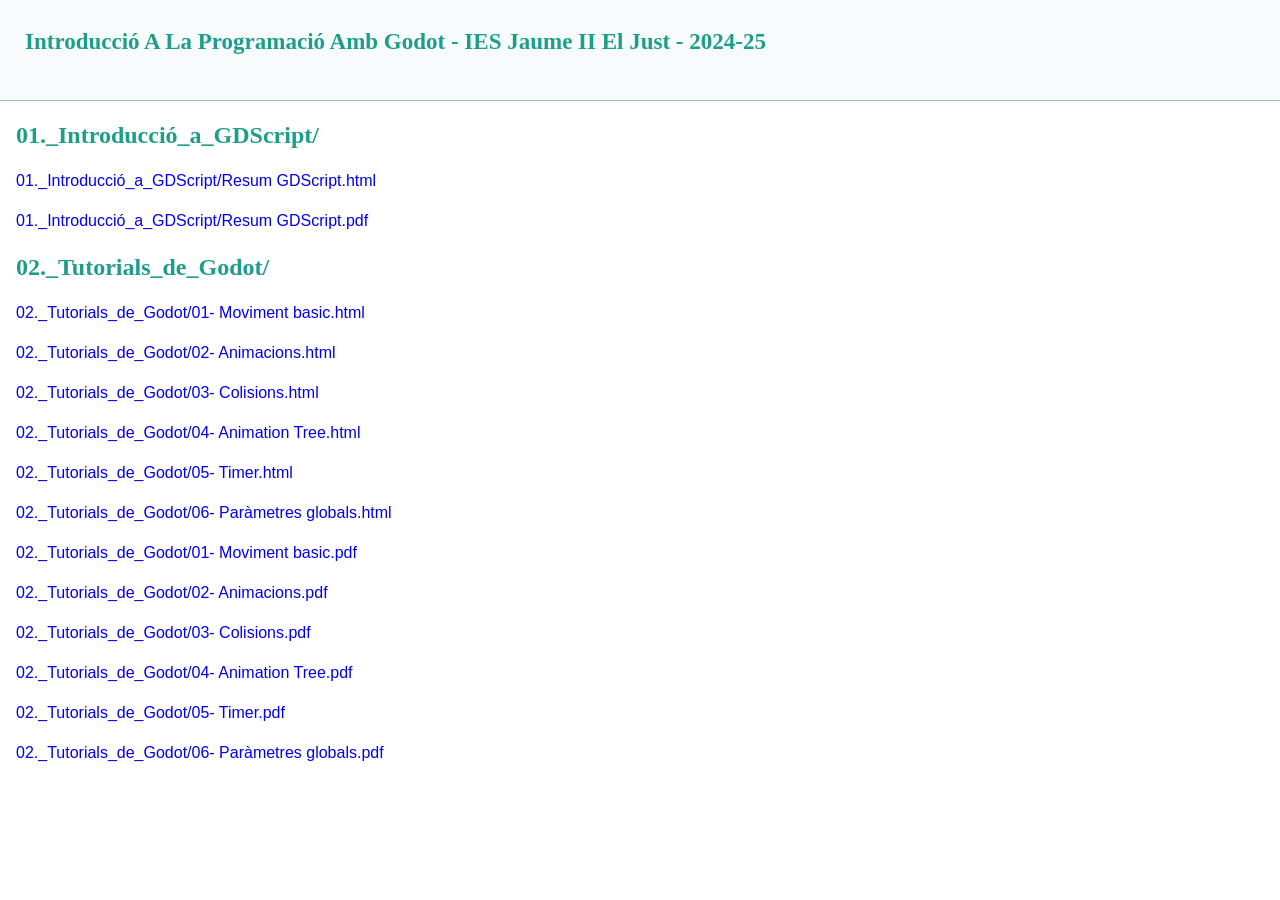
<file: docs/index.html>
<!DOCTYPE html>
<html lang=en>
<head>
    <meta charset=UTF-8>
    <meta name=viewport content=width=device-width, initial-scale=1.0>
    <title>DWES IES Jaume II El Just 2023-24</title>
    <link rel=stylesheet href=web_template/aqua.css>
</head>
<body> 
<div id=content>
<header id=title-block-header>
<h1>Introducció a la programació amb Godot - IES Jaume II El Just - 2024-25</h1>
</header>
<main>

<h2>01._Introducció_a_GDScript/</h2>
<p><a href='01._Introducció_a_GDScript/Resum GDScript.html'>01._Introducció_a_GDScript/Resum GDScript.html</a></p>
<p><a href='01._Introducció_a_GDScript/Resum GDScript.pdf'>01._Introducció_a_GDScript/Resum GDScript.pdf</a></p>
<h2>02._Tutorials_de_Godot/</h2>
<p><a href='02._Tutorials_de_Godot/01- Moviment basic.html'>02._Tutorials_de_Godot/01- Moviment basic.html</a></p>
<p><a href='02._Tutorials_de_Godot/02- Animacions.html'>02._Tutorials_de_Godot/02- Animacions.html</a></p>
<p><a href='02._Tutorials_de_Godot/03- Colisions.html'>02._Tutorials_de_Godot/03- Colisions.html</a></p>
<p><a href='02._Tutorials_de_Godot/04- Animation Tree.html'>02._Tutorials_de_Godot/04- Animation Tree.html</a></p>
<p><a href='02._Tutorials_de_Godot/05- Timer.html'>02._Tutorials_de_Godot/05- Timer.html</a></p>
<p><a href='02._Tutorials_de_Godot/06- Paràmetres globals.html'>02._Tutorials_de_Godot/06- Paràmetres globals.html</a></p>
<p><a href='02._Tutorials_de_Godot/01- Moviment basic.pdf'>02._Tutorials_de_Godot/01- Moviment basic.pdf</a></p>
<p><a href='02._Tutorials_de_Godot/02- Animacions.pdf'>02._Tutorials_de_Godot/02- Animacions.pdf</a></p>
<p><a href='02._Tutorials_de_Godot/03- Colisions.pdf'>02._Tutorials_de_Godot/03- Colisions.pdf</a></p>
<p><a href='02._Tutorials_de_Godot/04- Animation Tree.pdf'>02._Tutorials_de_Godot/04- Animation Tree.pdf</a></p>
<p><a href='02._Tutorials_de_Godot/05- Timer.pdf'>02._Tutorials_de_Godot/05- Timer.pdf</a></p>
<p><a href='02._Tutorials_de_Godot/06- Paràmetres globals.pdf'>02._Tutorials_de_Godot/06- Paràmetres globals.pdf</a></p>
</main>
</div>
</body>
</html>
</file>
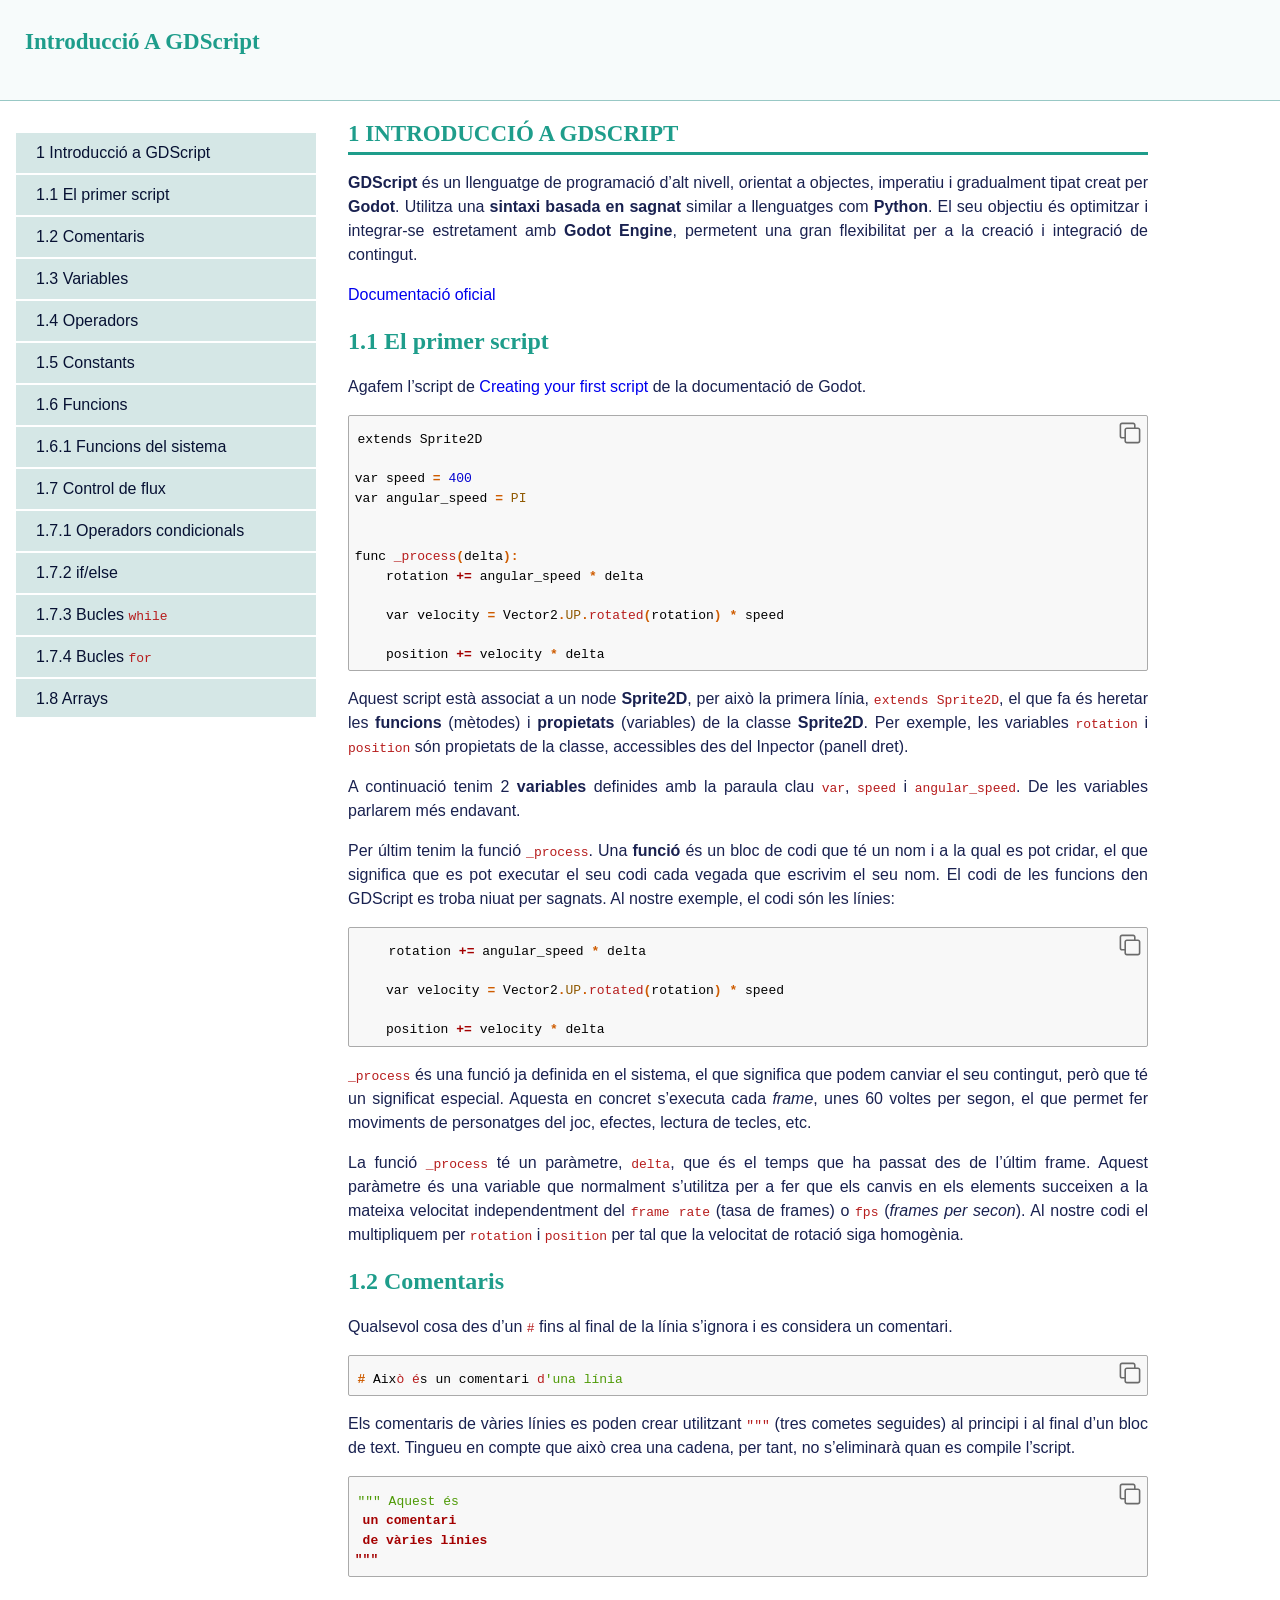
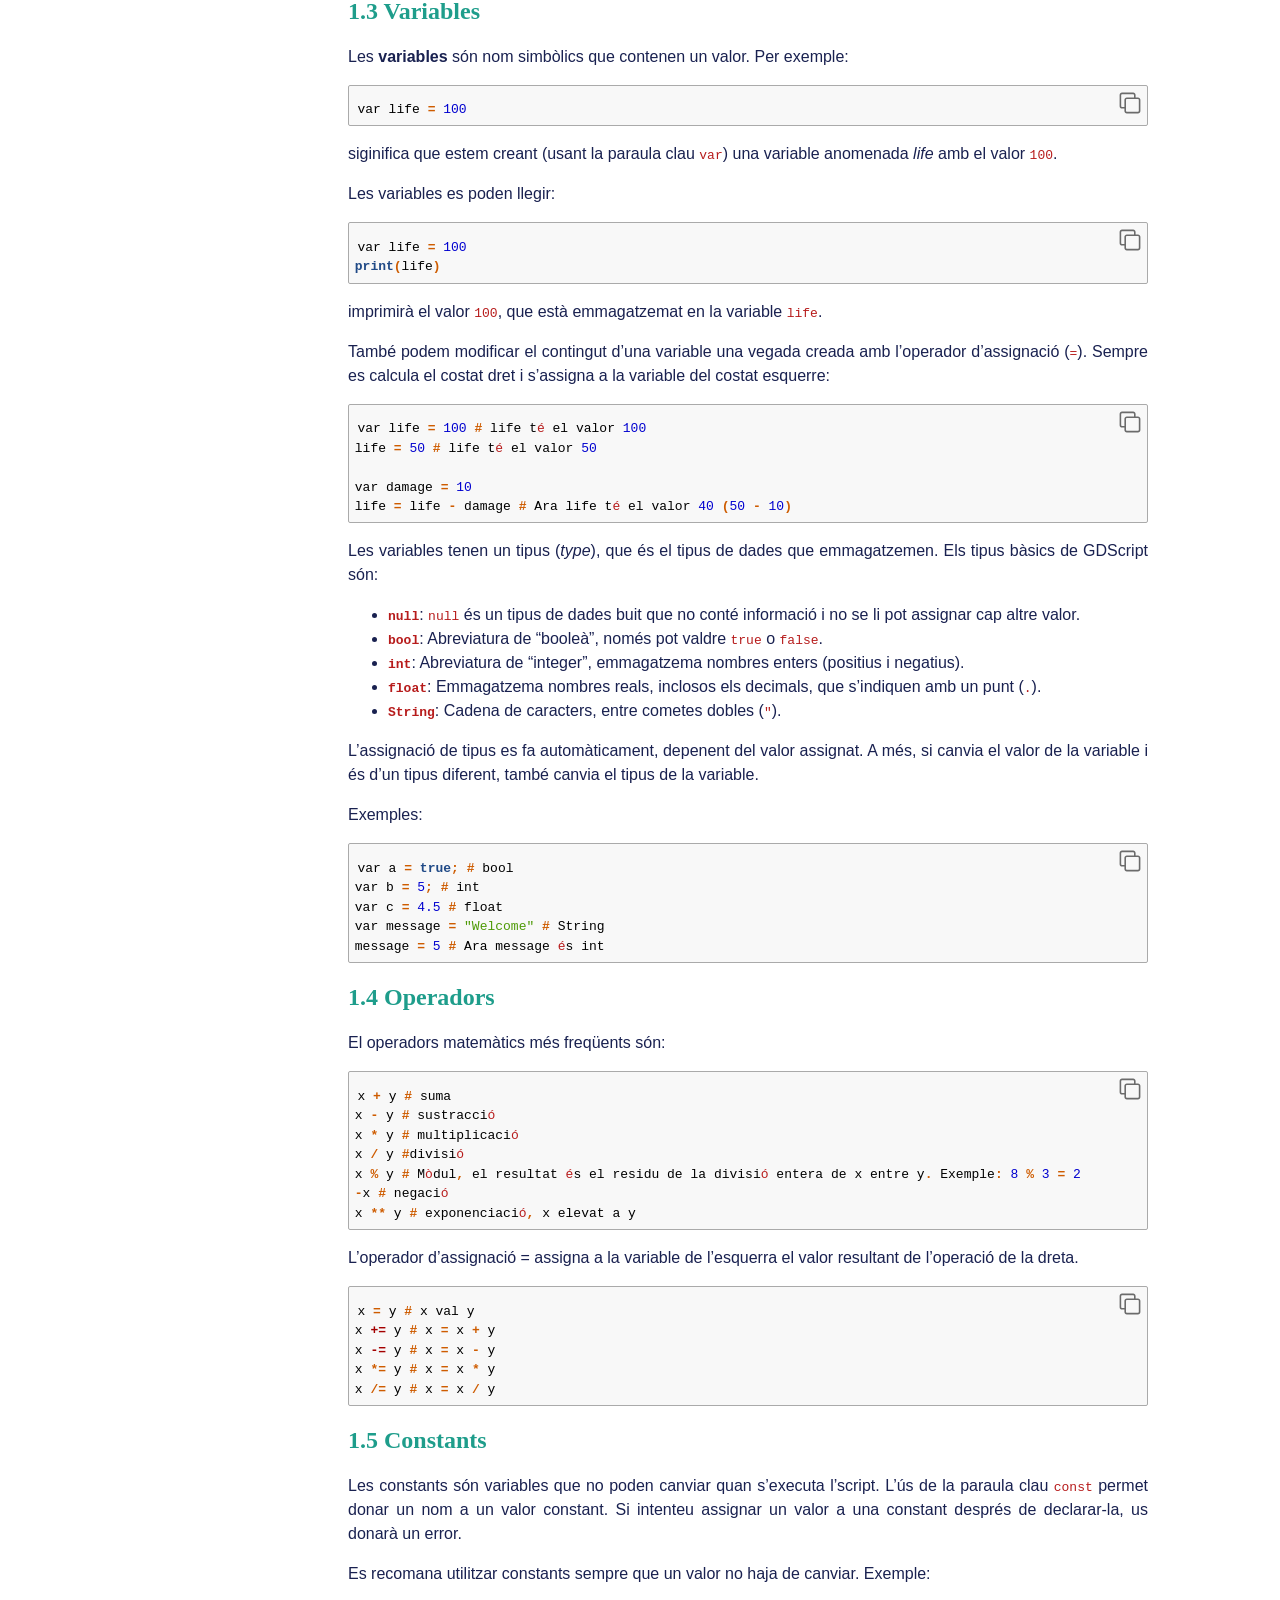
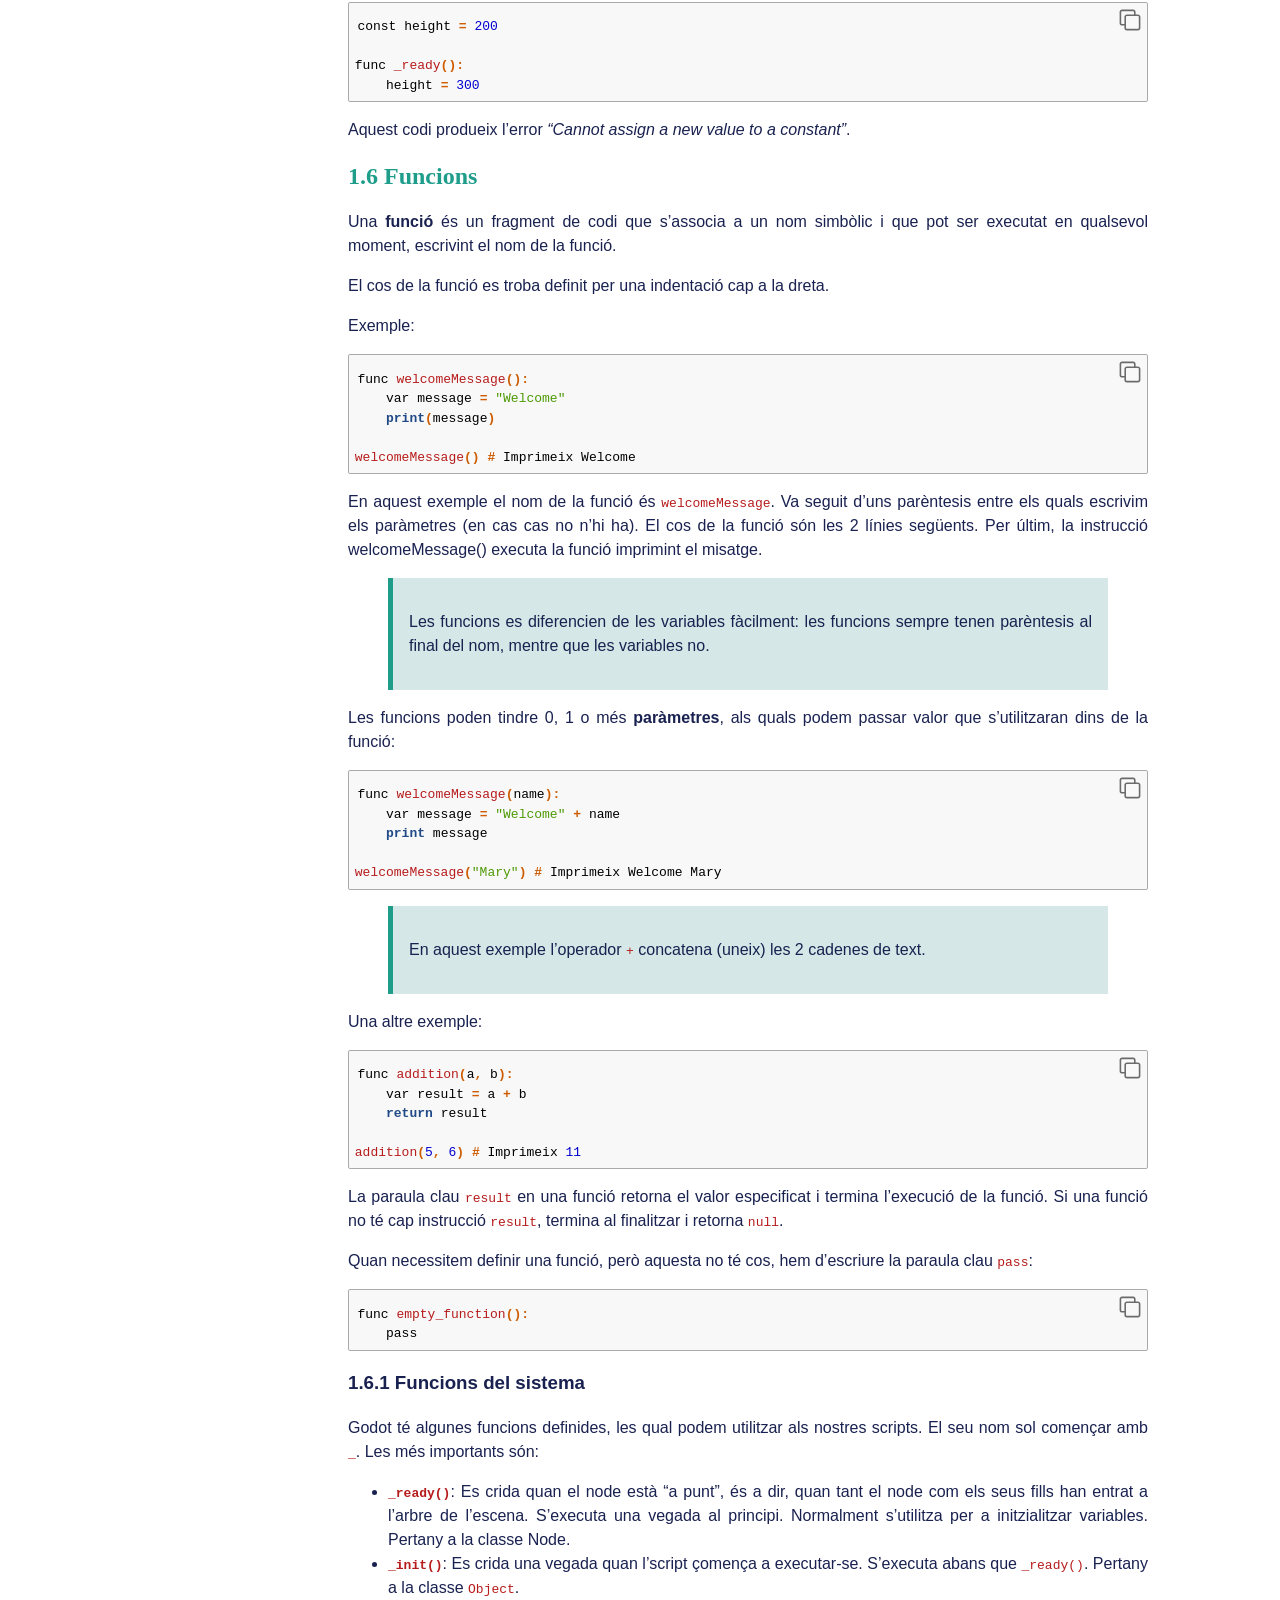
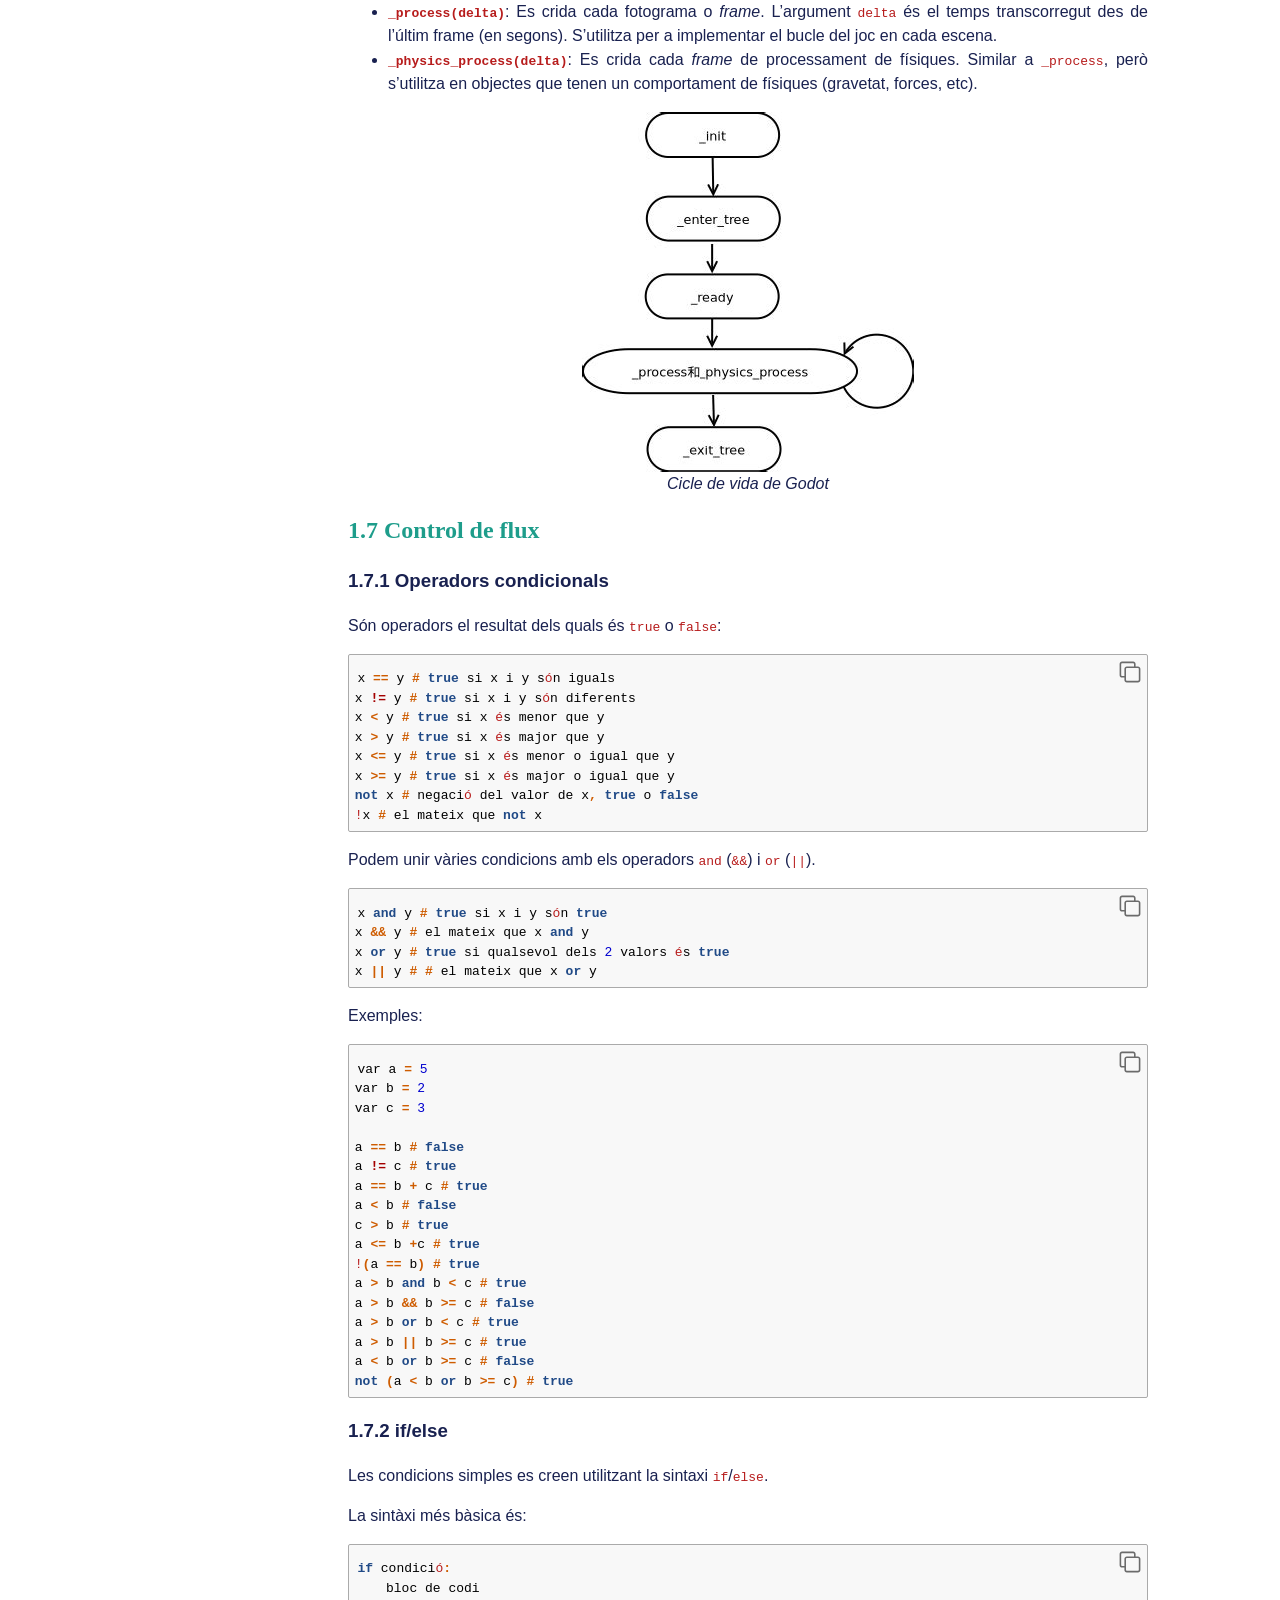
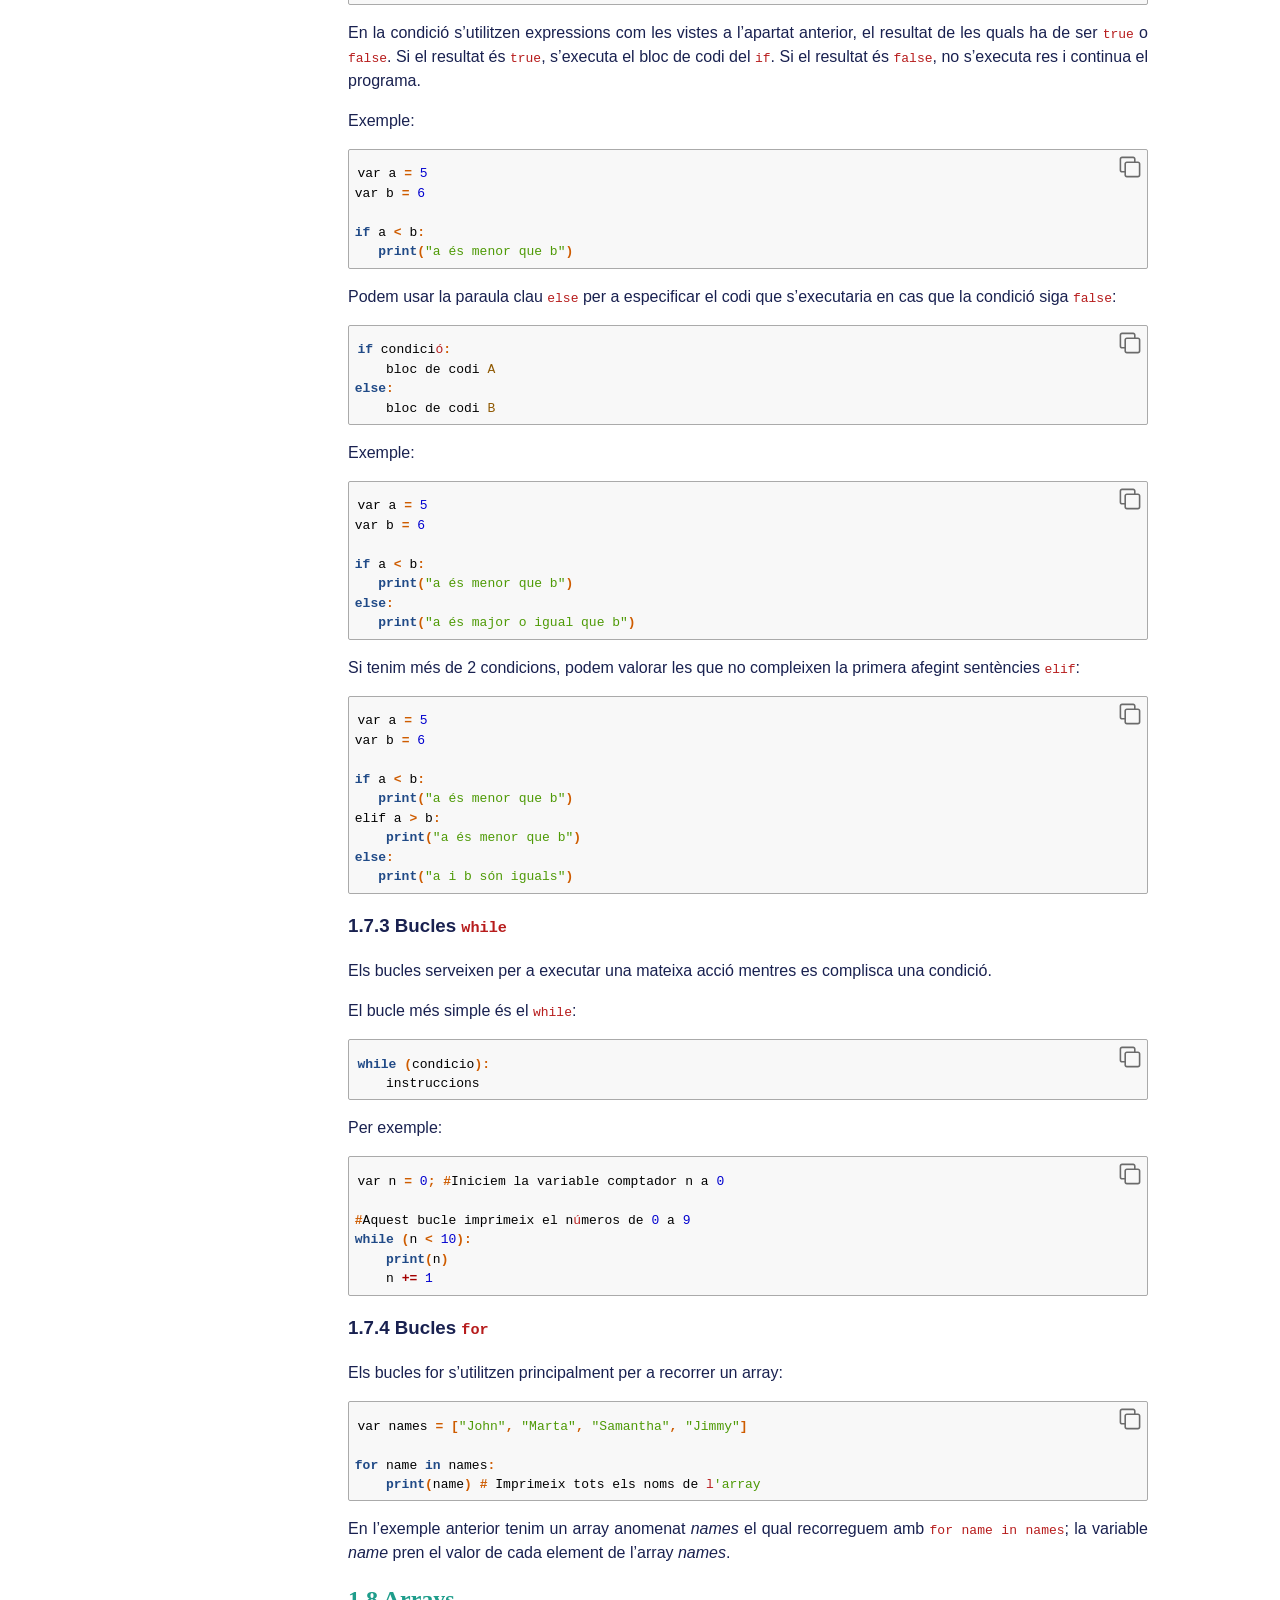
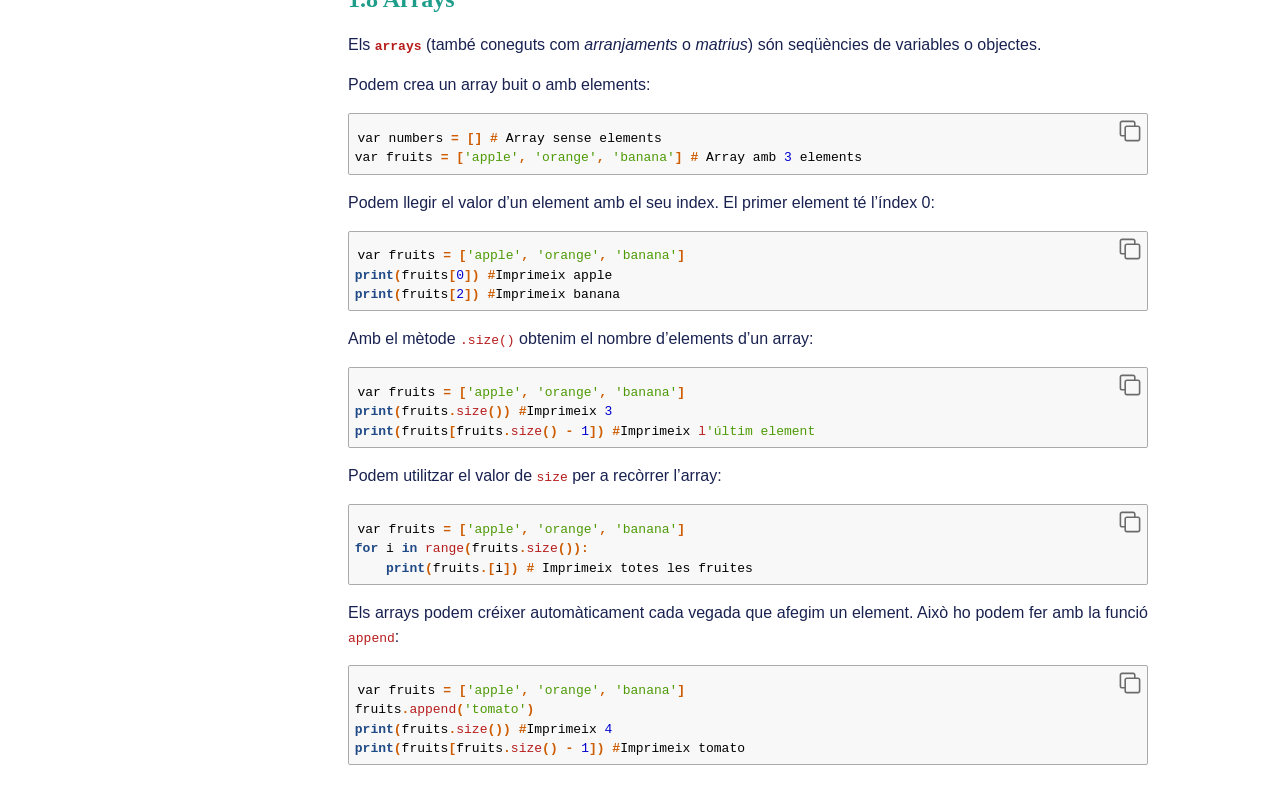
<file: docs/01._Introducció_a_GDScript/Resum GDScript.html>
<!DOCTYPE html>
<html xmlns="http://www.w3.org/1999/xhtml" lang="ca" xml:lang="ca" >

<head>
    <meta charset="utf-8" />
    <meta name="generator" content="pandoc" />
    <meta name="viewport" content="width=device-width, initial-scale=1.0, user-scalable=yes" />     <meta name="author" content="Ricardo Sánchez" />        <title>Introducció a GDScript</title>
    <style>
        code{white-space: pre-wrap;}
        span.smallcaps{font-variant: small-caps;}
        div.columns{display: flex; gap: min(4vw, 1.5em);}
        div.column{flex: auto; overflow-x: auto;}
        div.hanging-indent{margin-left: 1.5em; text-indent: -1.5em;}
        /* The extra [class] is a hack that increases specificity enough to
           override a similar rule in reveal.js */
        ul.task-list[class]{list-style: none;}
        ul.task-list li input[type="checkbox"] {
          font-size: inherit;
          width: 0.8em;
          margin: 0 0.8em 0.2em -1.6em;
          vertical-align: middle;
        }
        .display.math{display: block; text-align: center; margin: 0.5rem auto;}
        /* CSS for syntax highlighting */
        html { -webkit-text-size-adjust: 100%; }
        pre > code.sourceCode { white-space: pre; position: relative; }
        pre > code.sourceCode > span { display: inline-block; line-height: 1.25; }
        pre > code.sourceCode > span:empty { height: 1.2em; }
        .sourceCode { overflow: visible; }
        code.sourceCode > span { color: inherit; text-decoration: inherit; }
        div.sourceCode { margin: 1em 0; }
        pre.sourceCode { margin: 0; }
        @media screen {
        div.sourceCode { overflow: auto; }
        }
        @media print {
        pre > code.sourceCode { white-space: pre-wrap; }
        pre > code.sourceCode > span { text-indent: -5em; padding-left: 5em; }
        }
        pre.numberSource code
          { counter-reset: source-line 0; }
        pre.numberSource code > span
          { position: relative; left: -4em; counter-increment: source-line; }
        pre.numberSource code > span > a:first-child::before
          { content: counter(source-line);
            position: relative; left: -1em; text-align: right; vertical-align: baseline;
            border: none; display: inline-block;
            -webkit-touch-callout: none; -webkit-user-select: none;
            -khtml-user-select: none; -moz-user-select: none;
            -ms-user-select: none; user-select: none;
            padding: 0 4px; width: 4em;
            color: #aaaaaa;
          }
        pre.numberSource { margin-left: 3em; border-left: 1px solid #aaaaaa;  padding-left: 4px; }
        div.sourceCode
          {  background-color: #f8f8f8; }
        @media screen {
        pre > code.sourceCode > span > a:first-child::before { text-decoration: underline; }
        }
        code span.al { color: #ef2929; } /* Alert */
        code span.an { color: #8f5902; font-weight: bold; font-style: italic; } /* Annotation */
        code span.at { color: #204a87; } /* Attribute */
        code span.bn { color: #0000cf; } /* BaseN */
        code span.cf { color: #204a87; font-weight: bold; } /* ControlFlow */
        code span.ch { color: #4e9a06; } /* Char */
        code span.cn { color: #8f5902; } /* Constant */
        code span.co { color: #8f5902; font-style: italic; } /* Comment */
        code span.cv { color: #8f5902; font-weight: bold; font-style: italic; } /* CommentVar */
        code span.do { color: #8f5902; font-weight: bold; font-style: italic; } /* Documentation */
        code span.dt { color: #204a87; } /* DataType */
        code span.dv { color: #0000cf; } /* DecVal */
        code span.er { color: #a40000; font-weight: bold; } /* Error */
        code span.ex { } /* Extension */
        code span.fl { color: #0000cf; } /* Float */
        code span.fu { color: #204a87; font-weight: bold; } /* Function */
        code span.im { } /* Import */
        code span.in { color: #8f5902; font-weight: bold; font-style: italic; } /* Information */
        code span.kw { color: #204a87; font-weight: bold; } /* Keyword */
        code span.op { color: #ce5c00; font-weight: bold; } /* Operator */
        code span.ot { color: #8f5902; } /* Other */
        code span.pp { color: #8f5902; font-style: italic; } /* Preprocessor */
        code span.sc { color: #ce5c00; font-weight: bold; } /* SpecialChar */
        code span.ss { color: #4e9a06; } /* SpecialString */
        code span.st { color: #4e9a06; } /* String */
        code span.va { color: #000000; } /* Variable */
        code span.vs { color: #4e9a06; } /* VerbatimString */
        code span.wa { color: #8f5902; font-weight: bold; font-style: italic; } /* Warning */
    </style>
        <link rel="stylesheet" href="../web_template/aqua.css" />  
    <!--[if lt IE 9]>
    <script src="//cdnjs.cloudflare.com/ajax/libs/html5shiv/3.7.3/html5shiv-printshiv.min.js"></script>
    <![endif]-->
      
</head>

<body>
    <div id="content">
                 <header id="title-block-header">
            <h1 class="title">Introducció a GDScript</h1>
            <!---->
            <!--         <p class="author">Ricardo Sánchez</p>
         -->
                    </header>
                 <nav id="TOC" role="doc-toc">
            <div class="navContainer">
                 <ul>
<li><a href="#introducció-a-gdscript"
id="toc-introducció-a-gdscript"><span
class="toc-section-number">1</span> Introducció a GDScript</a>
<ul>
<li><a href="#el-primer-script" id="toc-el-primer-script"><span
class="toc-section-number">1.1</span> El primer script</a></li>
<li><a href="#comentaris" id="toc-comentaris"><span
class="toc-section-number">1.2</span> Comentaris</a></li>
<li><a href="#variables" id="toc-variables"><span
class="toc-section-number">1.3</span> Variables</a></li>
<li><a href="#operadors" id="toc-operadors"><span
class="toc-section-number">1.4</span> Operadors</a></li>
<li><a href="#constants" id="toc-constants"><span
class="toc-section-number">1.5</span> Constants</a></li>
<li><a href="#funcions" id="toc-funcions"><span
class="toc-section-number">1.6</span> Funcions</a>
<ul>
<li><a href="#funcions-del-sistema" id="toc-funcions-del-sistema"><span
class="toc-section-number">1.6.1</span> Funcions del sistema</a></li>
</ul></li>
<li><a href="#control-de-flux" id="toc-control-de-flux"><span
class="toc-section-number">1.7</span> Control de flux</a>
<ul>
<li><a href="#operadors-condicionals"
id="toc-operadors-condicionals"><span
class="toc-section-number">1.7.1</span> Operadors condicionals</a></li>
<li><a href="#ifelse" id="toc-ifelse"><span
class="toc-section-number">1.7.2</span> if/else</a></li>
<li><a href="#bucles-while" id="toc-bucles-while"><span
class="toc-section-number">1.7.3</span> Bucles
<code>while</code></a></li>
<li><a href="#bucles-for" id="toc-bucles-for"><span
class="toc-section-number">1.7.4</span> Bucles <code>for</code></a></li>
</ul></li>
<li><a href="#arrays" id="toc-arrays"><span
class="toc-section-number">1.8</span> Arrays</a></li>
</ul></li>
</ul>
            </div>
        </nav>
                <main>
            <h1 data-number="1" id="introducció-a-gdscript"><span
            class="header-section-number">1</span> Introducció a
            GDScript</h1>
            <p><strong>GDScript</strong> és un llenguatge de programació
            d’alt nivell, orientat a objectes, imperatiu i gradualment
            tipat creat per <strong>Godot</strong>. Utilitza una
            <strong>sintaxi basada en sagnat</strong> similar a
            llenguatges com <strong>Python</strong>. El seu objectiu és
            optimitzar i integrar-se estretament amb <strong>Godot
            Engine</strong>, permetent una gran flexibilitat per a la
            creació i integració de contingut.</p>
            <p><a
            href="https://docs.godotengine.org/en/stable/tutorials/scripting/gdscript/gdscript_basics.html">Documentació
            oficial</a></p>
            <h2 data-number="1.1" id="el-primer-script"><span
            class="header-section-number">1.1</span> El primer
            script</h2>
            <p>Agafem l’script de <a
            href="https://docs.godotengine.org/es/4.x/getting_started/step_by_step/scripting_first_script.html">Creating
            your first script</a> de la documentació de Godot.</p>
            <div class="sourceCode" id="cb1"><pre
            class="sourceCode lua"><code class="sourceCode lua"><span id="cb1-1"><a href="#cb1-1" aria-hidden="true" tabindex="-1"></a><span class="va">extends</span> <span class="va">Sprite2D</span></span>
<span id="cb1-2"><a href="#cb1-2" aria-hidden="true" tabindex="-1"></a></span>
<span id="cb1-3"><a href="#cb1-3" aria-hidden="true" tabindex="-1"></a><span class="va">var</span> <span class="va">speed</span> <span class="op">=</span> <span class="dv">400</span></span>
<span id="cb1-4"><a href="#cb1-4" aria-hidden="true" tabindex="-1"></a><span class="va">var</span> <span class="va">angular_speed</span> <span class="op">=</span> <span class="cn">PI</span></span>
<span id="cb1-5"><a href="#cb1-5" aria-hidden="true" tabindex="-1"></a></span>
<span id="cb1-6"><a href="#cb1-6" aria-hidden="true" tabindex="-1"></a></span>
<span id="cb1-7"><a href="#cb1-7" aria-hidden="true" tabindex="-1"></a><span class="va">func</span> _process<span class="op">(</span><span class="va">delta</span><span class="op">):</span></span>
<span id="cb1-8"><a href="#cb1-8" aria-hidden="true" tabindex="-1"></a>    <span class="va">rotation</span> <span class="er">+=</span> <span class="va">angular_speed</span> <span class="op">*</span> <span class="va">delta</span></span>
<span id="cb1-9"><a href="#cb1-9" aria-hidden="true" tabindex="-1"></a></span>
<span id="cb1-10"><a href="#cb1-10" aria-hidden="true" tabindex="-1"></a>    <span class="va">var</span> <span class="va">velocity</span> <span class="op">=</span> <span class="va">Vector2</span><span class="op">.</span><span class="cn">UP</span><span class="op">.</span>rotated<span class="op">(</span><span class="va">rotation</span><span class="op">)</span> <span class="op">*</span> <span class="va">speed</span></span>
<span id="cb1-11"><a href="#cb1-11" aria-hidden="true" tabindex="-1"></a></span>
<span id="cb1-12"><a href="#cb1-12" aria-hidden="true" tabindex="-1"></a>    <span class="va">position</span> <span class="er">+=</span> <span class="va">velocity</span> <span class="op">*</span> <span class="va">delta</span></span></code></pre></div>
            <p>Aquest script està associat a un node
            <strong>Sprite2D</strong>, per això la primera línia,
            <code>extends Sprite2D</code>, el que fa és heretar les
            <strong>funcions</strong> (mètodes) i
            <strong>propietats</strong> (variables) de la classe
            <strong>Sprite2D</strong>. Per exemple, les variables
            <code>rotation</code> i <code>position</code> són propietats
            de la classe, accessibles des del Inpector (panell
            dret).</p>
            <p>A continuació tenim 2 <strong>variables</strong>
            definides amb la paraula clau <code>var</code>,
            <code>speed</code> i <code>angular_speed</code>. De les
            variables parlarem més endavant.</p>
            <p>Per últim tenim la funció <code>_process</code>. Una
            <strong>funció</strong> és un bloc de codi que té un nom i a
            la qual es pot cridar, el que significa que es pot executar
            el seu codi cada vegada que escrivim el seu nom. El codi de
            les funcions den GDScript es troba niuat per sagnats. Al
            nostre exemple, el codi són les línies:</p>
            <div class="sourceCode" id="cb2"><pre
            class="sourceCode lua"><code class="sourceCode lua"><span id="cb2-1"><a href="#cb2-1" aria-hidden="true" tabindex="-1"></a>    <span class="va">rotation</span> <span class="er">+=</span> <span class="va">angular_speed</span> <span class="op">*</span> <span class="va">delta</span></span>
<span id="cb2-2"><a href="#cb2-2" aria-hidden="true" tabindex="-1"></a></span>
<span id="cb2-3"><a href="#cb2-3" aria-hidden="true" tabindex="-1"></a>    <span class="va">var</span> <span class="va">velocity</span> <span class="op">=</span> <span class="va">Vector2</span><span class="op">.</span><span class="cn">UP</span><span class="op">.</span>rotated<span class="op">(</span><span class="va">rotation</span><span class="op">)</span> <span class="op">*</span> <span class="va">speed</span></span>
<span id="cb2-4"><a href="#cb2-4" aria-hidden="true" tabindex="-1"></a></span>
<span id="cb2-5"><a href="#cb2-5" aria-hidden="true" tabindex="-1"></a>    <span class="va">position</span> <span class="er">+=</span> <span class="va">velocity</span> <span class="op">*</span> <span class="va">delta</span></span></code></pre></div>
            <p><code>_process</code> és una funció ja definida en el
            sistema, el que significa que podem canviar el seu
            contingut, però que té un significat especial. Aquesta en
            concret s’executa cada <em>frame</em>, unes 60 voltes per
            segon, el que permet fer moviments de personatges del joc,
            efectes, lectura de tecles, etc.</p>
            <p>La funció <code>_process</code> té un paràmetre,
            <code>delta</code>, que és el temps que ha passat des de
            l’últim frame. Aquest paràmetre és una variable que
            normalment s’utilitza per a fer que els canvis en els
            elements succeixen a la mateixa velocitat independentment
            del <code>frame rate</code> (tasa de frames) o
            <code>fps</code> (<em>frames per secon</em>). Al nostre codi
            el multipliquem per <code>rotation</code> i
            <code>position</code> per tal que la velocitat de rotació
            siga homogènia.</p>
            <h2 data-number="1.2" id="comentaris"><span
            class="header-section-number">1.2</span> Comentaris</h2>
            <p>Qualsevol cosa des d’un <code>#</code> fins al final de
            la línia s’ignora i es considera un comentari.</p>
            <div class="sourceCode" id="cb3"><pre
            class="sourceCode lua"><code class="sourceCode lua"><span id="cb3-1"><a href="#cb3-1" aria-hidden="true" tabindex="-1"></a><span class="op">#</span> <span class="va">Aix</span>ò é<span class="va">s</span> <span class="va">un</span> <span class="va">comentari</span> d<span class="st">&#39;una línia</span></span></code></pre></div>
            <p>Els comentaris de vàries línies es poden crear utilitzant
            <code>"""</code> (tres cometes seguides) al principi i al
            final d’un bloc de text. Tingueu en compte que això crea una
            cadena, per tant, no s’eliminarà quan es compile
            l’script.</p>
            <div class="sourceCode" id="cb4"><pre
            class="sourceCode lua"><code class="sourceCode lua"><span id="cb4-1"><a href="#cb4-1" aria-hidden="true" tabindex="-1"></a><span class="st">&quot;&quot;&quot; Aquest és</span></span>
<span id="cb4-2"><a href="#cb4-2" aria-hidden="true" tabindex="-1"></a><span class="er"> un comentari</span></span>
<span id="cb4-3"><a href="#cb4-3" aria-hidden="true" tabindex="-1"></a><span class="er"> de vàries línies</span></span>
<span id="cb4-4"><a href="#cb4-4" aria-hidden="true" tabindex="-1"></a><span class="er">&quot;&quot;&quot;</span></span></code></pre></div>
            <h2 data-number="1.3" id="variables"><span
            class="header-section-number">1.3</span> Variables</h2>
            <p>Les <strong>variables</strong> són nom simbòlics que
            contenen un valor. Per exemple:</p>
            <div class="sourceCode" id="cb5"><pre
            class="sourceCode lua"><code class="sourceCode lua"><span id="cb5-1"><a href="#cb5-1" aria-hidden="true" tabindex="-1"></a><span class="va">var</span> <span class="va">life</span> <span class="op">=</span> <span class="dv">100</span></span></code></pre></div>
            <p>siginifica que estem creant (usant la paraula clau
            <code>var</code>) una variable anomenada <em>life</em> amb
            el valor <code>100</code>.</p>
            <p>Les variables es poden llegir:</p>
            <div class="sourceCode" id="cb6"><pre
            class="sourceCode lua"><code class="sourceCode lua"><span id="cb6-1"><a href="#cb6-1" aria-hidden="true" tabindex="-1"></a><span class="va">var</span> <span class="va">life</span> <span class="op">=</span> <span class="dv">100</span></span>
<span id="cb6-2"><a href="#cb6-2" aria-hidden="true" tabindex="-1"></a><span class="fu">print</span><span class="op">(</span><span class="va">life</span><span class="op">)</span></span></code></pre></div>
            <p>imprimirà el valor <code>100</code>, que està
            emmagatzemat en la variable <code>life</code>.</p>
            <p>També podem modificar el contingut d’una variable una
            vegada creada amb l’operador d’assignació (<code>=</code>).
            Sempre es calcula el costat dret i s’assigna a la variable
            del costat esquerre:</p>
            <div class="sourceCode" id="cb7"><pre
            class="sourceCode lua"><code class="sourceCode lua"><span id="cb7-1"><a href="#cb7-1" aria-hidden="true" tabindex="-1"></a><span class="va">var</span> <span class="va">life</span> <span class="op">=</span> <span class="dv">100</span> <span class="op">#</span> <span class="va">life</span> <span class="va">t</span>é <span class="va">el</span> <span class="va">valor</span> <span class="dv">100</span></span>
<span id="cb7-2"><a href="#cb7-2" aria-hidden="true" tabindex="-1"></a><span class="va">life</span> <span class="op">=</span> <span class="dv">50</span> <span class="op">#</span> <span class="va">life</span> <span class="va">t</span>é <span class="va">el</span> <span class="va">valor</span> <span class="dv">50</span></span>
<span id="cb7-3"><a href="#cb7-3" aria-hidden="true" tabindex="-1"></a></span>
<span id="cb7-4"><a href="#cb7-4" aria-hidden="true" tabindex="-1"></a><span class="va">var</span> <span class="va">damage</span> <span class="op">=</span> <span class="dv">10</span></span>
<span id="cb7-5"><a href="#cb7-5" aria-hidden="true" tabindex="-1"></a><span class="va">life</span> <span class="op">=</span> <span class="va">life</span> <span class="op">-</span> <span class="va">damage</span> <span class="op">#</span> <span class="va">Ara</span> <span class="va">life</span> <span class="va">t</span>é <span class="va">el</span> <span class="va">valor</span> <span class="dv">40</span> <span class="op">(</span><span class="dv">50</span> <span class="op">-</span> <span class="dv">10</span><span class="op">)</span></span></code></pre></div>
            <p>Les variables tenen un tipus (<em>type</em>), que és el
            tipus de dades que emmagatzemen. Els tipus bàsics de
            GDScript són:</p>
            <ul>
            <li><strong><code>null</code></strong>: <code>null</code> és
            un tipus de dades buit que no conté informació i no se li
            pot assignar cap altre valor.</li>
            <li><strong><code>bool</code></strong>: Abreviatura de
            “booleà”, només pot valdre <code>true</code> o
            <code>false</code>.</li>
            <li><strong><code>int</code></strong>: Abreviatura de
            “integer”, emmagatzema nombres enters (positius i
            negatius).</li>
            <li><strong><code>float</code></strong>: Emmagatzema nombres
            reals, inclosos els decimals, que s’indiquen amb un punt
            (<code>.</code>).</li>
            <li><strong><code>String</code></strong>: Cadena de
            caracters, entre cometes dobles (<code>"</code>).</li>
            </ul>
            <p>L’assignació de tipus es fa automàticament, depenent del
            valor assignat. A més, si canvia el valor de la variable i
            és d’un tipus diferent, també canvia el tipus de la
            variable.</p>
            <p>Exemples:</p>
            <div class="sourceCode" id="cb8"><pre
            class="sourceCode lua"><code class="sourceCode lua"><span id="cb8-1"><a href="#cb8-1" aria-hidden="true" tabindex="-1"></a><span class="va">var</span> <span class="va">a</span> <span class="op">=</span> <span class="kw">true</span><span class="op">;</span> <span class="op">#</span> <span class="va">bool</span></span>
<span id="cb8-2"><a href="#cb8-2" aria-hidden="true" tabindex="-1"></a><span class="va">var</span> <span class="va">b</span> <span class="op">=</span> <span class="dv">5</span><span class="op">;</span> <span class="op">#</span> <span class="va">int</span></span>
<span id="cb8-3"><a href="#cb8-3" aria-hidden="true" tabindex="-1"></a><span class="va">var</span> <span class="va">c</span> <span class="op">=</span> <span class="dv">4.5</span> <span class="op">#</span> <span class="va">float</span></span>
<span id="cb8-4"><a href="#cb8-4" aria-hidden="true" tabindex="-1"></a><span class="va">var</span> <span class="va">message</span> <span class="op">=</span> <span class="st">&quot;Welcome&quot;</span> <span class="op">#</span> <span class="va">String</span></span>
<span id="cb8-5"><a href="#cb8-5" aria-hidden="true" tabindex="-1"></a><span class="va">message</span> <span class="op">=</span> <span class="dv">5</span> <span class="op">#</span> <span class="va">Ara</span> <span class="va">message</span> é<span class="va">s</span> <span class="va">int</span></span></code></pre></div>
            <h2 data-number="1.4" id="operadors"><span
            class="header-section-number">1.4</span> Operadors</h2>
            <p>El operadors matemàtics més freqüents són:</p>
            <div class="sourceCode" id="cb9"><pre
            class="sourceCode lua"><code class="sourceCode lua"><span id="cb9-1"><a href="#cb9-1" aria-hidden="true" tabindex="-1"></a><span class="va">x</span> <span class="op">+</span> <span class="va">y</span> <span class="op">#</span> <span class="va">suma</span></span>
<span id="cb9-2"><a href="#cb9-2" aria-hidden="true" tabindex="-1"></a><span class="va">x</span> <span class="op">-</span> <span class="va">y</span> <span class="op">#</span> <span class="va">sustracci</span>ó</span>
<span id="cb9-3"><a href="#cb9-3" aria-hidden="true" tabindex="-1"></a><span class="va">x</span> <span class="op">*</span> <span class="va">y</span> <span class="op">#</span> <span class="va">multiplicaci</span>ó</span>
<span id="cb9-4"><a href="#cb9-4" aria-hidden="true" tabindex="-1"></a><span class="va">x</span> <span class="op">/</span> <span class="va">y</span> <span class="op">#</span><span class="va">divisi</span>ó</span>
<span id="cb9-5"><a href="#cb9-5" aria-hidden="true" tabindex="-1"></a><span class="va">x</span> <span class="op">%</span> <span class="va">y</span> <span class="op">#</span> <span class="va">M</span>ò<span class="va">dul</span><span class="op">,</span> <span class="va">el</span> <span class="va">resultat</span> é<span class="va">s</span> <span class="va">el</span> <span class="va">residu</span> <span class="va">de</span> <span class="va">la</span> <span class="va">divisi</span>ó <span class="va">entera</span> <span class="va">de</span> <span class="va">x</span> <span class="va">entre</span> <span class="va">y</span><span class="op">.</span> <span class="va">Exemple</span><span class="op">:</span> <span class="dv">8</span> <span class="op">%</span> <span class="dv">3</span> <span class="op">=</span> <span class="dv">2</span></span>
<span id="cb9-6"><a href="#cb9-6" aria-hidden="true" tabindex="-1"></a><span class="op">-</span><span class="va">x</span> <span class="op">#</span> <span class="va">negaci</span>ó</span>
<span id="cb9-7"><a href="#cb9-7" aria-hidden="true" tabindex="-1"></a><span class="va">x</span> <span class="op">**</span> <span class="va">y</span> <span class="op">#</span> <span class="va">exponenciaci</span>ó<span class="op">,</span> <span class="va">x</span> <span class="va">elevat</span> <span class="va">a</span> <span class="va">y</span></span></code></pre></div>
            <p>L’operador d’assignació = assigna a la variable de
            l’esquerra el valor resultant de l’operació de la dreta.</p>
            <div class="sourceCode" id="cb10"><pre
            class="sourceCode lua"><code class="sourceCode lua"><span id="cb10-1"><a href="#cb10-1" aria-hidden="true" tabindex="-1"></a><span class="va">x</span> <span class="op">=</span> <span class="va">y</span> <span class="op">#</span> <span class="va">x</span> <span class="va">val</span> <span class="va">y</span></span>
<span id="cb10-2"><a href="#cb10-2" aria-hidden="true" tabindex="-1"></a><span class="va">x</span> <span class="er">+=</span> <span class="va">y</span> <span class="op">#</span> <span class="va">x</span> <span class="op">=</span> <span class="va">x</span> <span class="op">+</span> <span class="va">y</span></span>
<span id="cb10-3"><a href="#cb10-3" aria-hidden="true" tabindex="-1"></a><span class="va">x</span> <span class="er">-=</span> <span class="va">y</span> <span class="op">#</span> <span class="va">x</span> <span class="op">=</span> <span class="va">x</span> <span class="op">-</span> <span class="va">y</span></span>
<span id="cb10-4"><a href="#cb10-4" aria-hidden="true" tabindex="-1"></a><span class="va">x</span> <span class="op">*=</span> <span class="va">y</span> <span class="op">#</span> <span class="va">x</span> <span class="op">=</span> <span class="va">x</span> <span class="op">*</span> <span class="va">y</span></span>
<span id="cb10-5"><a href="#cb10-5" aria-hidden="true" tabindex="-1"></a><span class="va">x</span> <span class="op">/=</span> <span class="va">y</span> <span class="op">#</span> <span class="va">x</span> <span class="op">=</span> <span class="va">x</span> <span class="op">/</span> <span class="va">y</span></span></code></pre></div>
            <h2 data-number="1.5" id="constants"><span
            class="header-section-number">1.5</span> Constants</h2>
            <p>Les constants són variables que no poden canviar quan
            s’executa l’script. L’ús de la paraula clau
            <code>const</code> permet donar un nom a un valor constant.
            Si intenteu assignar un valor a una constant després de
            declarar-la, us donarà un error.</p>
            <p>Es recomana utilitzar constants sempre que un valor no
            haja de canviar. Exemple:</p>
            <div class="sourceCode" id="cb11"><pre
            class="sourceCode lua"><code class="sourceCode lua"><span id="cb11-1"><a href="#cb11-1" aria-hidden="true" tabindex="-1"></a><span class="va">const</span> <span class="va">height</span> <span class="op">=</span> <span class="dv">200</span></span>
<span id="cb11-2"><a href="#cb11-2" aria-hidden="true" tabindex="-1"></a></span>
<span id="cb11-3"><a href="#cb11-3" aria-hidden="true" tabindex="-1"></a><span class="va">func</span> _ready<span class="op">():</span></span>
<span id="cb11-4"><a href="#cb11-4" aria-hidden="true" tabindex="-1"></a>    <span class="va">height</span> <span class="op">=</span> <span class="dv">300</span></span></code></pre></div>
            <p>Aquest codi produeix l’error <em>“Cannot assign a new
            value to a constant”</em>.</p>
            <h2 data-number="1.6" id="funcions"><span
            class="header-section-number">1.6</span> Funcions</h2>
            <p>Una <strong>funció</strong> és un fragment de codi que
            s’associa a un nom simbòlic i que pot ser executat en
            qualsevol moment, escrivint el nom de la funció.</p>
            <p>El cos de la funció es troba definit per una indentació
            cap a la dreta.</p>
            <p>Exemple:</p>
            <div class="sourceCode" id="cb12"><pre
            class="sourceCode lua"><code class="sourceCode lua"><span id="cb12-1"><a href="#cb12-1" aria-hidden="true" tabindex="-1"></a><span class="va">func</span> welcomeMessage<span class="op">():</span></span>
<span id="cb12-2"><a href="#cb12-2" aria-hidden="true" tabindex="-1"></a>    <span class="va">var</span> <span class="va">message</span> <span class="op">=</span> <span class="st">&quot;Welcome&quot;</span></span>
<span id="cb12-3"><a href="#cb12-3" aria-hidden="true" tabindex="-1"></a>    <span class="fu">print</span><span class="op">(</span><span class="va">message</span><span class="op">)</span></span>
<span id="cb12-4"><a href="#cb12-4" aria-hidden="true" tabindex="-1"></a></span>
<span id="cb12-5"><a href="#cb12-5" aria-hidden="true" tabindex="-1"></a>welcomeMessage<span class="op">()</span> <span class="op">#</span> <span class="va">Imprimeix</span> <span class="va">Welcome</span></span></code></pre></div>
            <p>En aquest exemple el nom de la funció és
            <code>welcomeMessage</code>. Va seguit d’uns parèntesis
            entre els quals escrivim els paràmetres (en cas cas no n’hi
            ha). El cos de la funció són les 2 línies següents. Per
            últim, la instrucció welcomeMessage() executa la funció
            imprimint el misatge.</p>
            <blockquote>
            <p>Les funcions es diferencien de les variables fàcilment:
            les funcions sempre tenen parèntesis al final del nom,
            mentre que les variables no.</p>
            </blockquote>
            <p>Les funcions poden tindre 0, 1 o més
            <strong>paràmetres</strong>, als quals podem passar valor
            que s’utilitzaran dins de la funció:</p>
            <div class="sourceCode" id="cb13"><pre
            class="sourceCode lua"><code class="sourceCode lua"><span id="cb13-1"><a href="#cb13-1" aria-hidden="true" tabindex="-1"></a><span class="va">func</span> welcomeMessage<span class="op">(</span><span class="va">name</span><span class="op">):</span></span>
<span id="cb13-2"><a href="#cb13-2" aria-hidden="true" tabindex="-1"></a>    <span class="va">var</span> <span class="va">message</span> <span class="op">=</span> <span class="st">&quot;Welcome&quot;</span> <span class="op">+</span> <span class="va">name</span></span>
<span id="cb13-3"><a href="#cb13-3" aria-hidden="true" tabindex="-1"></a>    <span class="fu">print</span> <span class="va">message</span></span>
<span id="cb13-4"><a href="#cb13-4" aria-hidden="true" tabindex="-1"></a></span>
<span id="cb13-5"><a href="#cb13-5" aria-hidden="true" tabindex="-1"></a>welcomeMessage<span class="op">(</span><span class="st">&quot;Mary&quot;</span><span class="op">)</span> <span class="op">#</span> <span class="va">Imprimeix</span> <span class="va">Welcome</span> <span class="va">Mary</span></span></code></pre></div>
            <blockquote>
            <p>En aquest exemple l’operador <code>+</code> concatena
            (uneix) les 2 cadenes de text.</p>
            </blockquote>
            <p>Una altre exemple:</p>
            <div class="sourceCode" id="cb14"><pre
            class="sourceCode lua"><code class="sourceCode lua"><span id="cb14-1"><a href="#cb14-1" aria-hidden="true" tabindex="-1"></a><span class="va">func</span> addition<span class="op">(</span><span class="va">a</span><span class="op">,</span> <span class="va">b</span><span class="op">):</span></span>
<span id="cb14-2"><a href="#cb14-2" aria-hidden="true" tabindex="-1"></a>    <span class="va">var</span> <span class="va">result</span> <span class="op">=</span> <span class="va">a</span> <span class="op">+</span> <span class="va">b</span></span>
<span id="cb14-3"><a href="#cb14-3" aria-hidden="true" tabindex="-1"></a>    <span class="cf">return</span> <span class="va">result</span></span>
<span id="cb14-4"><a href="#cb14-4" aria-hidden="true" tabindex="-1"></a></span>
<span id="cb14-5"><a href="#cb14-5" aria-hidden="true" tabindex="-1"></a>addition<span class="op">(</span><span class="dv">5</span><span class="op">,</span> <span class="dv">6</span><span class="op">)</span> <span class="op">#</span> <span class="va">Imprimeix</span> <span class="dv">11</span></span></code></pre></div>
            <p>La paraula clau <code>result</code> en una funció retorna
            el valor especificat i termina l’execució de la funció. Si
            una funció no té cap instrucció <code>result</code>, termina
            al finalitzar i retorna <code>null</code>.</p>
            <p>Quan necessitem definir una funció, però aquesta no té
            cos, hem d’escriure la paraula clau <code>pass</code>:</p>
            <div class="sourceCode" id="cb15"><pre
            class="sourceCode lua"><code class="sourceCode lua"><span id="cb15-1"><a href="#cb15-1" aria-hidden="true" tabindex="-1"></a><span class="va">func</span> empty_function<span class="op">():</span></span>
<span id="cb15-2"><a href="#cb15-2" aria-hidden="true" tabindex="-1"></a>    <span class="va">pass</span></span></code></pre></div>
            <h3 data-number="1.6.1" id="funcions-del-sistema"><span
            class="header-section-number">1.6.1</span> Funcions del
            sistema</h3>
            <p>Godot té algunes funcions definides, les qual podem
            utilitzar als nostres scripts. El seu nom sol començar amb
            <code>_</code>. Les més importants són:</p>
            <ul>
            <li><strong><code>_ready()</code></strong>: Es crida quan el
            node està “a punt”, és a dir, quan tant el node com els seus
            fills han entrat a l’arbre de l’escena. S’executa una vegada
            al principi. Normalment s’utilitza per a initzialitzar
            variables. Pertany a la classe Node.</li>
            <li><strong><code>_init()</code></strong>: Es crida una
            vegada quan l’script çomença a executar-se. S’executa abans
            que <code>_ready()</code>. Pertany a la classe
            <code>Object</code>.</li>
            <li><strong><code>_process(delta)</code></strong>: Es crida
            cada fotograma o <em>frame</em>. L’argument
            <code>delta</code> és el temps transcorregut des de l’últim
            frame (en segons). S’utilitza per a implementar el bucle del
            joc en cada escena.</li>
            <li><strong><code>_physics_process(delta)</code></strong>:
            Es crida cada <em>frame</em> de processament de físiques.
            Similar a <code>_process</code>, però s’utilitza en objectes
            que tenen un comportament de físiques (gravetat, forces,
            etc).</li>
            </ul>
            <figure>
            <img src="images/godot_lifecycle.jpeg"
            alt="Cicle de vida de Godot" />
            <figcaption aria-hidden="true">Cicle de vida de
            Godot</figcaption>
            </figure>
            <h2 data-number="1.7" id="control-de-flux"><span
            class="header-section-number">1.7</span> Control de
            flux</h2>
            <h3 data-number="1.7.1" id="operadors-condicionals"><span
            class="header-section-number">1.7.1</span> Operadors
            condicionals</h3>
            <p>Són operadors el resultat dels quals és <code>true</code>
            o <code>false</code>:</p>
            <div class="sourceCode" id="cb16"><pre
            class="sourceCode lua"><code class="sourceCode lua"><span id="cb16-1"><a href="#cb16-1" aria-hidden="true" tabindex="-1"></a><span class="va">x</span> <span class="op">==</span> <span class="va">y</span> <span class="op">#</span> <span class="kw">true</span> <span class="va">si</span> <span class="va">x</span> <span class="va">i</span> <span class="va">y</span> <span class="va">s</span>ó<span class="va">n</span> <span class="va">iguals</span></span>
<span id="cb16-2"><a href="#cb16-2" aria-hidden="true" tabindex="-1"></a><span class="va">x</span> <span class="er">!=</span> <span class="va">y</span> <span class="op">#</span> <span class="kw">true</span> <span class="va">si</span> <span class="va">x</span> <span class="va">i</span> <span class="va">y</span> <span class="va">s</span>ó<span class="va">n</span> <span class="va">diferents</span></span>
<span id="cb16-3"><a href="#cb16-3" aria-hidden="true" tabindex="-1"></a><span class="va">x</span> <span class="op">&lt;</span> <span class="va">y</span> <span class="op">#</span> <span class="kw">true</span> <span class="va">si</span> <span class="va">x</span> é<span class="va">s</span> <span class="va">menor</span> <span class="va">que</span> <span class="va">y</span></span>
<span id="cb16-4"><a href="#cb16-4" aria-hidden="true" tabindex="-1"></a><span class="va">x</span> <span class="op">&gt;</span> <span class="va">y</span> <span class="op">#</span> <span class="kw">true</span> <span class="va">si</span> <span class="va">x</span> é<span class="va">s</span> <span class="va">major</span> <span class="va">que</span> <span class="va">y</span></span>
<span id="cb16-5"><a href="#cb16-5" aria-hidden="true" tabindex="-1"></a><span class="va">x</span> <span class="op">&lt;=</span> <span class="va">y</span> <span class="op">#</span> <span class="kw">true</span> <span class="va">si</span> <span class="va">x</span> é<span class="va">s</span> <span class="va">menor</span> <span class="va">o</span> <span class="va">igual</span> <span class="va">que</span> <span class="va">y</span></span>
<span id="cb16-6"><a href="#cb16-6" aria-hidden="true" tabindex="-1"></a><span class="va">x</span> <span class="op">&gt;=</span> <span class="va">y</span> <span class="op">#</span> <span class="kw">true</span> <span class="va">si</span> <span class="va">x</span> é<span class="va">s</span> <span class="va">major</span> <span class="va">o</span> <span class="va">igual</span> <span class="va">que</span> <span class="va">y</span></span>
<span id="cb16-7"><a href="#cb16-7" aria-hidden="true" tabindex="-1"></a><span class="kw">not</span> <span class="va">x</span> <span class="op">#</span> <span class="va">negaci</span>ó <span class="va">del</span> <span class="va">valor</span> <span class="va">de</span> <span class="va">x</span><span class="op">,</span> <span class="kw">true</span> <span class="va">o</span> <span class="kw">false</span></span>
<span id="cb16-8"><a href="#cb16-8" aria-hidden="true" tabindex="-1"></a>!<span class="va">x</span> <span class="op">#</span> <span class="va">el</span> <span class="va">mateix</span> <span class="va">que</span> <span class="kw">not</span> <span class="va">x</span></span></code></pre></div>
            <p>Podem unir vàries condicions amb els operadors
            <code>and</code> (<code>&amp;&amp;</code>) i <code>or</code>
            (<code>||</code>).</p>
            <div class="sourceCode" id="cb17"><pre
            class="sourceCode lua"><code class="sourceCode lua"><span id="cb17-1"><a href="#cb17-1" aria-hidden="true" tabindex="-1"></a><span class="va">x</span> <span class="kw">and</span> <span class="va">y</span> <span class="op">#</span> <span class="kw">true</span> <span class="va">si</span> <span class="va">x</span> <span class="va">i</span> <span class="va">y</span> <span class="va">s</span>ó<span class="va">n</span> <span class="kw">true</span></span>
<span id="cb17-2"><a href="#cb17-2" aria-hidden="true" tabindex="-1"></a><span class="va">x</span> <span class="op">&amp;&amp;</span> <span class="va">y</span> <span class="op">#</span> <span class="va">el</span> <span class="va">mateix</span> <span class="va">que</span> <span class="va">x</span> <span class="kw">and</span> <span class="va">y</span></span>
<span id="cb17-3"><a href="#cb17-3" aria-hidden="true" tabindex="-1"></a><span class="va">x</span> <span class="kw">or</span> <span class="va">y</span> <span class="op">#</span> <span class="kw">true</span> <span class="va">si</span> <span class="va">qualsevol</span> <span class="va">dels</span> <span class="dv">2</span> <span class="va">valors</span> é<span class="va">s</span> <span class="kw">true</span></span>
<span id="cb17-4"><a href="#cb17-4" aria-hidden="true" tabindex="-1"></a><span class="va">x</span> <span class="op">||</span> <span class="va">y</span> <span class="op">#</span> <span class="op">#</span> <span class="va">el</span> <span class="va">mateix</span> <span class="va">que</span> <span class="va">x</span> <span class="kw">or</span> <span class="va">y</span></span></code></pre></div>
            <p>Exemples:</p>
            <div class="sourceCode" id="cb18"><pre
            class="sourceCode lua"><code class="sourceCode lua"><span id="cb18-1"><a href="#cb18-1" aria-hidden="true" tabindex="-1"></a><span class="va">var</span> <span class="va">a</span> <span class="op">=</span> <span class="dv">5</span></span>
<span id="cb18-2"><a href="#cb18-2" aria-hidden="true" tabindex="-1"></a><span class="va">var</span> <span class="va">b</span> <span class="op">=</span> <span class="dv">2</span></span>
<span id="cb18-3"><a href="#cb18-3" aria-hidden="true" tabindex="-1"></a><span class="va">var</span> <span class="va">c</span> <span class="op">=</span> <span class="dv">3</span></span>
<span id="cb18-4"><a href="#cb18-4" aria-hidden="true" tabindex="-1"></a></span>
<span id="cb18-5"><a href="#cb18-5" aria-hidden="true" tabindex="-1"></a><span class="va">a</span> <span class="op">==</span> <span class="va">b</span> <span class="op">#</span> <span class="kw">false</span></span>
<span id="cb18-6"><a href="#cb18-6" aria-hidden="true" tabindex="-1"></a><span class="va">a</span> <span class="er">!=</span> <span class="va">c</span> <span class="op">#</span> <span class="kw">true</span></span>
<span id="cb18-7"><a href="#cb18-7" aria-hidden="true" tabindex="-1"></a><span class="va">a</span> <span class="op">==</span> <span class="va">b</span> <span class="op">+</span> <span class="va">c</span> <span class="op">#</span> <span class="kw">true</span></span>
<span id="cb18-8"><a href="#cb18-8" aria-hidden="true" tabindex="-1"></a><span class="va">a</span> <span class="op">&lt;</span> <span class="va">b</span> <span class="op">#</span> <span class="kw">false</span></span>
<span id="cb18-9"><a href="#cb18-9" aria-hidden="true" tabindex="-1"></a><span class="va">c</span> <span class="op">&gt;</span> <span class="va">b</span> <span class="op">#</span> <span class="kw">true</span></span>
<span id="cb18-10"><a href="#cb18-10" aria-hidden="true" tabindex="-1"></a><span class="va">a</span> <span class="op">&lt;=</span> <span class="va">b</span> <span class="op">+</span><span class="va">c</span> <span class="op">#</span> <span class="kw">true</span></span>
<span id="cb18-11"><a href="#cb18-11" aria-hidden="true" tabindex="-1"></a>!<span class="op">(</span><span class="va">a</span> <span class="op">==</span> <span class="va">b</span><span class="op">)</span> <span class="op">#</span> <span class="kw">true</span></span>
<span id="cb18-12"><a href="#cb18-12" aria-hidden="true" tabindex="-1"></a><span class="va">a</span> <span class="op">&gt;</span> <span class="va">b</span> <span class="kw">and</span> <span class="va">b</span> <span class="op">&lt;</span> <span class="va">c</span> <span class="op">#</span> <span class="kw">true</span></span>
<span id="cb18-13"><a href="#cb18-13" aria-hidden="true" tabindex="-1"></a><span class="va">a</span> <span class="op">&gt;</span> <span class="va">b</span> <span class="op">&amp;&amp;</span> <span class="va">b</span> <span class="op">&gt;=</span> <span class="va">c</span> <span class="op">#</span> <span class="kw">false</span></span>
<span id="cb18-14"><a href="#cb18-14" aria-hidden="true" tabindex="-1"></a><span class="va">a</span> <span class="op">&gt;</span> <span class="va">b</span> <span class="kw">or</span> <span class="va">b</span> <span class="op">&lt;</span> <span class="va">c</span> <span class="op">#</span> <span class="kw">true</span></span>
<span id="cb18-15"><a href="#cb18-15" aria-hidden="true" tabindex="-1"></a><span class="va">a</span> <span class="op">&gt;</span> <span class="va">b</span> <span class="op">||</span> <span class="va">b</span> <span class="op">&gt;=</span> <span class="va">c</span> <span class="op">#</span> <span class="kw">true</span></span>
<span id="cb18-16"><a href="#cb18-16" aria-hidden="true" tabindex="-1"></a><span class="va">a</span> <span class="op">&lt;</span> <span class="va">b</span> <span class="kw">or</span> <span class="va">b</span> <span class="op">&gt;=</span> <span class="va">c</span> <span class="op">#</span> <span class="kw">false</span></span>
<span id="cb18-17"><a href="#cb18-17" aria-hidden="true" tabindex="-1"></a><span class="kw">not</span> <span class="op">(</span><span class="va">a</span> <span class="op">&lt;</span> <span class="va">b</span> <span class="kw">or</span> <span class="va">b</span> <span class="op">&gt;=</span> <span class="va">c</span><span class="op">)</span> <span class="op">#</span> <span class="kw">true</span></span></code></pre></div>
            <h3 data-number="1.7.2" id="ifelse"><span
            class="header-section-number">1.7.2</span> if/else</h3>
            <p>Les condicions simples es creen utilitzant la sintaxi
            <code>if</code>/<code>else</code>.</p>
            <p>La sintàxi més bàsica és:</p>
            <div class="sourceCode" id="cb19"><pre
            class="sourceCode lua"><code class="sourceCode lua"><span id="cb19-1"><a href="#cb19-1" aria-hidden="true" tabindex="-1"></a><span class="cf">if</span> <span class="va">condici</span>ó<span class="op">:</span></span>
<span id="cb19-2"><a href="#cb19-2" aria-hidden="true" tabindex="-1"></a>    <span class="va">bloc</span> <span class="va">de</span> <span class="va">codi</span></span></code></pre></div>
            <p>En la condició s’utilitzen expressions com les vistes a
            l’apartat anterior, el resultat de les quals ha de ser
            <code>true</code> o <code>false</code>. Si el resultat és
            <code>true</code>, s’executa el bloc de codi del
            <code>if</code>. Si el resultat és <code>false</code>, no
            s’executa res i continua el programa.</p>
            <p>Exemple:</p>
            <div class="sourceCode" id="cb20"><pre
            class="sourceCode lua"><code class="sourceCode lua"><span id="cb20-1"><a href="#cb20-1" aria-hidden="true" tabindex="-1"></a><span class="va">var</span> <span class="va">a</span> <span class="op">=</span> <span class="dv">5</span></span>
<span id="cb20-2"><a href="#cb20-2" aria-hidden="true" tabindex="-1"></a><span class="va">var</span> <span class="va">b</span> <span class="op">=</span> <span class="dv">6</span></span>
<span id="cb20-3"><a href="#cb20-3" aria-hidden="true" tabindex="-1"></a></span>
<span id="cb20-4"><a href="#cb20-4" aria-hidden="true" tabindex="-1"></a><span class="cf">if</span> <span class="va">a</span> <span class="op">&lt;</span> <span class="va">b</span><span class="op">:</span></span>
<span id="cb20-5"><a href="#cb20-5" aria-hidden="true" tabindex="-1"></a>   <span class="fu">print</span><span class="op">(</span><span class="st">&quot;a és menor que b&quot;</span><span class="op">)</span></span></code></pre></div>
            <p>Podem usar la paraula clau <code>else</code> per a
            especificar el codi que s’executaria en cas que la condició
            siga <code>false</code>:</p>
            <div class="sourceCode" id="cb21"><pre
            class="sourceCode lua"><code class="sourceCode lua"><span id="cb21-1"><a href="#cb21-1" aria-hidden="true" tabindex="-1"></a><span class="cf">if</span> <span class="va">condici</span>ó<span class="op">:</span></span>
<span id="cb21-2"><a href="#cb21-2" aria-hidden="true" tabindex="-1"></a>    <span class="va">bloc</span> <span class="va">de</span> <span class="va">codi</span> <span class="cn">A</span></span>
<span id="cb21-3"><a href="#cb21-3" aria-hidden="true" tabindex="-1"></a><span class="cf">else</span><span class="op">:</span></span>
<span id="cb21-4"><a href="#cb21-4" aria-hidden="true" tabindex="-1"></a>    <span class="va">bloc</span> <span class="va">de</span> <span class="va">codi</span> <span class="cn">B</span></span></code></pre></div>
            <p>Exemple:</p>
            <div class="sourceCode" id="cb22"><pre
            class="sourceCode lua"><code class="sourceCode lua"><span id="cb22-1"><a href="#cb22-1" aria-hidden="true" tabindex="-1"></a><span class="va">var</span> <span class="va">a</span> <span class="op">=</span> <span class="dv">5</span></span>
<span id="cb22-2"><a href="#cb22-2" aria-hidden="true" tabindex="-1"></a><span class="va">var</span> <span class="va">b</span> <span class="op">=</span> <span class="dv">6</span></span>
<span id="cb22-3"><a href="#cb22-3" aria-hidden="true" tabindex="-1"></a></span>
<span id="cb22-4"><a href="#cb22-4" aria-hidden="true" tabindex="-1"></a><span class="cf">if</span> <span class="va">a</span> <span class="op">&lt;</span> <span class="va">b</span><span class="op">:</span></span>
<span id="cb22-5"><a href="#cb22-5" aria-hidden="true" tabindex="-1"></a>   <span class="fu">print</span><span class="op">(</span><span class="st">&quot;a és menor que b&quot;</span><span class="op">)</span></span>
<span id="cb22-6"><a href="#cb22-6" aria-hidden="true" tabindex="-1"></a><span class="cf">else</span><span class="op">:</span></span>
<span id="cb22-7"><a href="#cb22-7" aria-hidden="true" tabindex="-1"></a>   <span class="fu">print</span><span class="op">(</span><span class="st">&quot;a és major o igual que b&quot;</span><span class="op">)</span></span></code></pre></div>
            <p>Si tenim més de 2 condicions, podem valorar les que no
            compleixen la primera afegint sentències
            <code>elif</code>:</p>
            <div class="sourceCode" id="cb23"><pre
            class="sourceCode lua"><code class="sourceCode lua"><span id="cb23-1"><a href="#cb23-1" aria-hidden="true" tabindex="-1"></a><span class="va">var</span> <span class="va">a</span> <span class="op">=</span> <span class="dv">5</span></span>
<span id="cb23-2"><a href="#cb23-2" aria-hidden="true" tabindex="-1"></a><span class="va">var</span> <span class="va">b</span> <span class="op">=</span> <span class="dv">6</span></span>
<span id="cb23-3"><a href="#cb23-3" aria-hidden="true" tabindex="-1"></a></span>
<span id="cb23-4"><a href="#cb23-4" aria-hidden="true" tabindex="-1"></a><span class="cf">if</span> <span class="va">a</span> <span class="op">&lt;</span> <span class="va">b</span><span class="op">:</span></span>
<span id="cb23-5"><a href="#cb23-5" aria-hidden="true" tabindex="-1"></a>   <span class="fu">print</span><span class="op">(</span><span class="st">&quot;a és menor que b&quot;</span><span class="op">)</span></span>
<span id="cb23-6"><a href="#cb23-6" aria-hidden="true" tabindex="-1"></a><span class="va">elif</span> <span class="va">a</span> <span class="op">&gt;</span> <span class="va">b</span><span class="op">:</span></span>
<span id="cb23-7"><a href="#cb23-7" aria-hidden="true" tabindex="-1"></a>    <span class="fu">print</span><span class="op">(</span><span class="st">&quot;a és menor que b&quot;</span><span class="op">)</span></span>
<span id="cb23-8"><a href="#cb23-8" aria-hidden="true" tabindex="-1"></a><span class="cf">else</span><span class="op">:</span></span>
<span id="cb23-9"><a href="#cb23-9" aria-hidden="true" tabindex="-1"></a>   <span class="fu">print</span><span class="op">(</span><span class="st">&quot;a i b són iguals&quot;</span><span class="op">)</span></span></code></pre></div>
            <h3 data-number="1.7.3" id="bucles-while"><span
            class="header-section-number">1.7.3</span> Bucles
            <code>while</code></h3>
            <p>Els bucles serveixen per a executar una mateixa acció
            mentres es complisca una condició.</p>
            <p>El bucle més simple és el <code>while</code>:</p>
            <div class="sourceCode" id="cb24"><pre
            class="sourceCode lua"><code class="sourceCode lua"><span id="cb24-1"><a href="#cb24-1" aria-hidden="true" tabindex="-1"></a><span class="cf">while</span> <span class="op">(</span><span class="va">condicio</span><span class="op">):</span></span>
<span id="cb24-2"><a href="#cb24-2" aria-hidden="true" tabindex="-1"></a>    <span class="va">instruccions</span></span></code></pre></div>
            <p>Per exemple:</p>
            <div class="sourceCode" id="cb25"><pre
            class="sourceCode lua"><code class="sourceCode lua"><span id="cb25-1"><a href="#cb25-1" aria-hidden="true" tabindex="-1"></a><span class="va">var</span> <span class="va">n</span> <span class="op">=</span> <span class="dv">0</span><span class="op">;</span> <span class="op">#</span><span class="va">Iniciem</span> <span class="va">la</span> <span class="va">variable</span> <span class="va">comptador</span> <span class="va">n</span> <span class="va">a</span> <span class="dv">0</span></span>
<span id="cb25-2"><a href="#cb25-2" aria-hidden="true" tabindex="-1"></a></span>
<span id="cb25-3"><a href="#cb25-3" aria-hidden="true" tabindex="-1"></a><span class="op">#</span><span class="va">Aquest</span> <span class="va">bucle</span> <span class="va">imprimeix</span> <span class="va">el</span> <span class="va">n</span>ú<span class="va">meros</span> <span class="va">de</span> <span class="dv">0</span> <span class="va">a</span> <span class="dv">9</span></span>
<span id="cb25-4"><a href="#cb25-4" aria-hidden="true" tabindex="-1"></a><span class="cf">while</span> <span class="op">(</span><span class="va">n</span> <span class="op">&lt;</span> <span class="dv">10</span><span class="op">):</span></span>
<span id="cb25-5"><a href="#cb25-5" aria-hidden="true" tabindex="-1"></a>    <span class="fu">print</span><span class="op">(</span><span class="va">n</span><span class="op">)</span></span>
<span id="cb25-6"><a href="#cb25-6" aria-hidden="true" tabindex="-1"></a>    <span class="va">n</span> <span class="er">+=</span> <span class="dv">1</span></span></code></pre></div>
            <h3 data-number="1.7.4" id="bucles-for"><span
            class="header-section-number">1.7.4</span> Bucles
            <code>for</code></h3>
            <p>Els bucles for s’utilitzen principalment per a recorrer
            un array:</p>
            <div class="sourceCode" id="cb26"><pre
            class="sourceCode lua"><code class="sourceCode lua"><span id="cb26-1"><a href="#cb26-1" aria-hidden="true" tabindex="-1"></a><span class="va">var</span> <span class="va">names</span> <span class="op">=</span> <span class="op">[</span><span class="st">&quot;John&quot;</span><span class="op">,</span> <span class="st">&quot;Marta&quot;</span><span class="op">,</span> <span class="st">&quot;Samantha&quot;</span><span class="op">,</span> <span class="st">&quot;Jimmy&quot;</span><span class="op">]</span></span>
<span id="cb26-2"><a href="#cb26-2" aria-hidden="true" tabindex="-1"></a></span>
<span id="cb26-3"><a href="#cb26-3" aria-hidden="true" tabindex="-1"></a><span class="cf">for</span> <span class="va">name</span> <span class="kw">in</span> <span class="va">names</span><span class="op">:</span> </span>
<span id="cb26-4"><a href="#cb26-4" aria-hidden="true" tabindex="-1"></a>    <span class="fu">print</span><span class="op">(</span><span class="va">name</span><span class="op">)</span> <span class="op">#</span> <span class="va">Imprimeix</span> <span class="va">tots</span> <span class="va">els</span> <span class="va">noms</span> <span class="va">de</span> l<span class="st">&#39;array</span></span></code></pre></div>
            <p>En l’exemple anterior tenim un array anomenat
            <em>names</em> el qual recorreguem amb
            <code>for name in names</code>; la variable <em>name</em>
            pren el valor de cada element de l’array <em>names</em>.</p>
            <h2 data-number="1.8" id="arrays"><span
            class="header-section-number">1.8</span> Arrays</h2>
            <p>Els <strong><code>arrays</code></strong> (també coneguts
            com <em>arranjaments</em> o <em>matrius</em>) són seqüències
            de variables o objectes.</p>
            <p>Podem crea un array buit o amb elements:</p>
            <div class="sourceCode" id="cb27"><pre
            class="sourceCode lua"><code class="sourceCode lua"><span id="cb27-1"><a href="#cb27-1" aria-hidden="true" tabindex="-1"></a><span class="va">var</span> <span class="va">numbers</span> <span class="op">=</span> <span class="op">[]</span> <span class="op">#</span> <span class="va">Array</span> <span class="va">sense</span> <span class="va">elements</span></span>
<span id="cb27-2"><a href="#cb27-2" aria-hidden="true" tabindex="-1"></a><span class="va">var</span> <span class="va">fruits</span> <span class="op">=</span> <span class="op">[</span><span class="st">&#39;apple&#39;</span><span class="op">,</span> <span class="st">&#39;orange&#39;</span><span class="op">,</span> <span class="st">&#39;banana&#39;</span><span class="op">]</span> <span class="op">#</span> <span class="va">Array</span> <span class="va">amb</span> <span class="dv">3</span> <span class="va">elements</span></span></code></pre></div>
            <p>Podem llegir el valor d’un element amb el seu index. El
            primer element té l’índex 0:</p>
            <div class="sourceCode" id="cb28"><pre
            class="sourceCode lua"><code class="sourceCode lua"><span id="cb28-1"><a href="#cb28-1" aria-hidden="true" tabindex="-1"></a><span class="va">var</span> <span class="va">fruits</span> <span class="op">=</span> <span class="op">[</span><span class="st">&#39;apple&#39;</span><span class="op">,</span> <span class="st">&#39;orange&#39;</span><span class="op">,</span> <span class="st">&#39;banana&#39;</span><span class="op">]</span></span>
<span id="cb28-2"><a href="#cb28-2" aria-hidden="true" tabindex="-1"></a><span class="fu">print</span><span class="op">(</span><span class="va">fruits</span><span class="op">[</span><span class="dv">0</span><span class="op">])</span> <span class="op">#</span><span class="va">Imprimeix</span> <span class="va">apple</span></span>
<span id="cb28-3"><a href="#cb28-3" aria-hidden="true" tabindex="-1"></a><span class="fu">print</span><span class="op">(</span><span class="va">fruits</span><span class="op">[</span><span class="dv">2</span><span class="op">])</span> <span class="op">#</span><span class="va">Imprimeix</span> <span class="va">banana</span></span></code></pre></div>
            <p>Amb el mètode <code>.size()</code> obtenim el nombre
            d’elements d’un array:</p>
            <div class="sourceCode" id="cb29"><pre
            class="sourceCode lua"><code class="sourceCode lua"><span id="cb29-1"><a href="#cb29-1" aria-hidden="true" tabindex="-1"></a><span class="va">var</span> <span class="va">fruits</span> <span class="op">=</span> <span class="op">[</span><span class="st">&#39;apple&#39;</span><span class="op">,</span> <span class="st">&#39;orange&#39;</span><span class="op">,</span> <span class="st">&#39;banana&#39;</span><span class="op">]</span></span>
<span id="cb29-2"><a href="#cb29-2" aria-hidden="true" tabindex="-1"></a><span class="fu">print</span><span class="op">(</span><span class="va">fruits</span><span class="op">.</span>size<span class="op">())</span> <span class="op">#</span><span class="va">Imprimeix</span> <span class="dv">3</span></span>
<span id="cb29-3"><a href="#cb29-3" aria-hidden="true" tabindex="-1"></a><span class="fu">print</span><span class="op">(</span><span class="va">fruits</span><span class="op">[</span><span class="va">fruits</span><span class="op">.</span>size<span class="op">()</span> <span class="op">-</span> <span class="dv">1</span><span class="op">])</span> <span class="op">#</span><span class="va">Imprimeix</span> l<span class="st">&#39;últim element</span></span></code></pre></div>
            <p>Podem utilitzar el valor de <code>size</code> per a
            recòrrer l’array:</p>
            <div class="sourceCode" id="cb30"><pre
            class="sourceCode lua"><code class="sourceCode lua"><span id="cb30-1"><a href="#cb30-1" aria-hidden="true" tabindex="-1"></a><span class="va">var</span> <span class="va">fruits</span> <span class="op">=</span> <span class="op">[</span><span class="st">&#39;apple&#39;</span><span class="op">,</span> <span class="st">&#39;orange&#39;</span><span class="op">,</span> <span class="st">&#39;banana&#39;</span><span class="op">]</span></span>
<span id="cb30-2"><a href="#cb30-2" aria-hidden="true" tabindex="-1"></a><span class="cf">for</span> <span class="va">i</span> <span class="kw">in</span> range<span class="op">(</span><span class="va">fruits</span><span class="op">.</span>size<span class="op">()):</span></span>
<span id="cb30-3"><a href="#cb30-3" aria-hidden="true" tabindex="-1"></a>    <span class="fu">print</span><span class="op">(</span><span class="va">fruits</span><span class="op">.[</span><span class="va">i</span><span class="op">])</span> <span class="op">#</span> <span class="va">Imprimeix</span> <span class="va">totes</span> <span class="va">les</span> <span class="va">fruites</span></span></code></pre></div>
            <p>Els arrays podem créixer automàticament cada vegada que
            afegim un element. Això ho podem fer amb la funció
            <code>append</code>:</p>
            <div class="sourceCode" id="cb31"><pre
            class="sourceCode lua"><code class="sourceCode lua"><span id="cb31-1"><a href="#cb31-1" aria-hidden="true" tabindex="-1"></a><span class="va">var</span> <span class="va">fruits</span> <span class="op">=</span> <span class="op">[</span><span class="st">&#39;apple&#39;</span><span class="op">,</span> <span class="st">&#39;orange&#39;</span><span class="op">,</span> <span class="st">&#39;banana&#39;</span><span class="op">]</span></span>
<span id="cb31-2"><a href="#cb31-2" aria-hidden="true" tabindex="-1"></a><span class="va">fruits</span><span class="op">.</span>append<span class="op">(</span><span class="st">&#39;tomato&#39;</span><span class="op">)</span></span>
<span id="cb31-3"><a href="#cb31-3" aria-hidden="true" tabindex="-1"></a><span class="fu">print</span><span class="op">(</span><span class="va">fruits</span><span class="op">.</span>size<span class="op">())</span> <span class="op">#</span><span class="va">Imprimeix</span> <span class="dv">4</span></span>
<span id="cb31-4"><a href="#cb31-4" aria-hidden="true" tabindex="-1"></a><span class="fu">print</span><span class="op">(</span><span class="va">fruits</span><span class="op">[</span><span class="va">fruits</span><span class="op">.</span>size<span class="op">()</span> <span class="op">-</span> <span class="dv">1</span><span class="op">])</span> <span class="op">#</span><span class="va">Imprimeix</span> <span class="va">tomato</span></span></code></pre></div>
        </main>
        

        <!--- Modal images -->

        <!-- The Modal -->
        <div id="myModal" class="modal">

            <!-- The Close Button -->
            <!--span class="close">&times;</span-->

            <!-- Modal Content (The Image) -->
            <img class="modal-content" id="img01">

            <!-- Modal Caption (Image Text) -->
            <div id="caption"></div>
        </div>

        <!-- End Modal Images -->

        <!-- Snackbar for copy code -->
        <div id="snackbar">Codi copiat!</div>
        <!-- End Snackbar -->

        <script>
            function ModalizeImages() {
                // Script basat en https://www.w3schools.com/howto/howto_css_modal_images.asp
                // PEr ampliar imatges en fer click

                // Get the modal
                var modal = document.getElementById("myModal");

                var modalImg = document.getElementById("img01");
                var captionText = document.getElementById("caption");

                // Get the image and insert it inside the modal - use its "alt" text as a caption
                //var img = document.getElementById("myImg");
                document.querySelectorAll("img").forEach((img => {
                        img.onclick = function() {
                            modal.style.display = "block";
                            modalImg.src = this.src;
                            captionText.innerHTML = this.alt;
                        }
                    }))
                    // Get the <span> element that closes the modal
                var span = document.getElementsByClassName("close")[0];

                // When the user clicks on <span> (x), close the modal
                //span.onclick = function() {
                myModal.onclick = function() {
                    modal.style.display = "none";
                }


            }


            function markItem(id) {
                // Restaurem format de tots
                document.querySelectorAll("#TOC a").forEach(function(item) {
                        //item.style.fontWeight = "300";
                        item.classList.remove("navItemSelected");
                    })
                    //item.style.color = "#ff0000";

                // Afegim format
                let items = document.querySelectorAll("#TOC a[href='#" + id + "']");
                items.forEach(function(item) {
                    //item.style.fontWeight = "bolder";
                    item.classList.add("navItemSelected");
                })

            }

            var observer = new IntersectionObserver(function(entries) {
                // isIntersecting is true when element and viewport are overlapping
                // isIntersecting is false when element and viewport don't overlap
                if (entries[0].isIntersecting === true) {
                    let id = entries[0].target.id;
                    markItem(id);
                }

            }, {
                threshold: [0]
            });

            window.addEventListener("load", function() {
                document.querySelectorAll("h1, h2, h3").forEach(function(item) {
                    observer.observe(item);
                });

                document.querySelectorAll("#TOC a").forEach(function(item) {
                    item.addEventListener("click", function(item) {
                        markItem(item.id);
                    })
                })

                // Fem modals totes les imatges
                ModalizeImages();
            })

            document.querySelector("#TOC").addEventListener("click", function(event) {
                let toc = event.target
                if (toc.offsetWidth > 10) {
                    toc.classList.add("minimizedToc");
                }
            })

            document.querySelector("#TOC").addEventListener("mouseover", function(event) {
                let toc = event.target
                if (toc.classList.contains("minimizedToc"))
                    toc.classList.remove("minimizedToc");
            })


                        
            /* PER COPIAR CODI */


            // Busca tots els elements amb la classe "sourceCode"
            var sourceCodeElements = document.querySelectorAll('div.sourceCode');

            /*Afegim el botó a tots els divs */
            // Afegir un botó per a cada element "sourceCode"
            sourceCodeElements.forEach(function(element) {
                console.log(element.id);
                var button = document.createElement('div');
                button.className = 'button-copy';

                // Afegir una icona al botó (fa servir FontAwesome com a exemple)
                //var icon = document.createElement('i');
                //icon.className = 'fas fa-copy'; // Utilitza l'ícona "copy" de FontAwesome

                // Obté l'ID de l'element actual
                var elementId = element.id;

                // Afegeix un event listener al botó per cridar la funció amb l'ID
                button.addEventListener('click', function() {
                    copyContent(elementId);
                });

                // Afegeix l'icona al botó i el botó just dins de l'element "sourceCode"
                //button.appendChild(icon);
                element.appendChild(button);
            });



            // Funció per copiar el contingut d'un element amb l'ID donat
            function copyContent(elementId) {
                var element = document.getElementById(elementId);
                var textToCopy = element.innerText;

                // Crea un element de text i copia el contingut
                var textArea = document.createElement('textarea');
                textArea.value = textToCopy;
                document.body.appendChild(textArea);

                // Selecciona i copia el text
                textArea.select();
                document.execCommand('copy');

                // Elimina l'element de text afegit temporalment
                document.body.removeChild(textArea);

                // Notifica a l'usuari que el codi s'ha copiat
                mostraSnackbar();
            }

            /* SNACKBAR EN COPIAR CODI */

            function mostraSnackbar() {
            // Busquem l'snackbar
            var x = document.getElementById("snackbar");

            // Li afegim la classe show
            x.className = "show";

            // I als tres segons la llevem
            setTimeout(function(){ x.className = x.className.replace("show", ""); }, 3000);
            } 




        </script>
    </div>
</body>

</html>
</file>
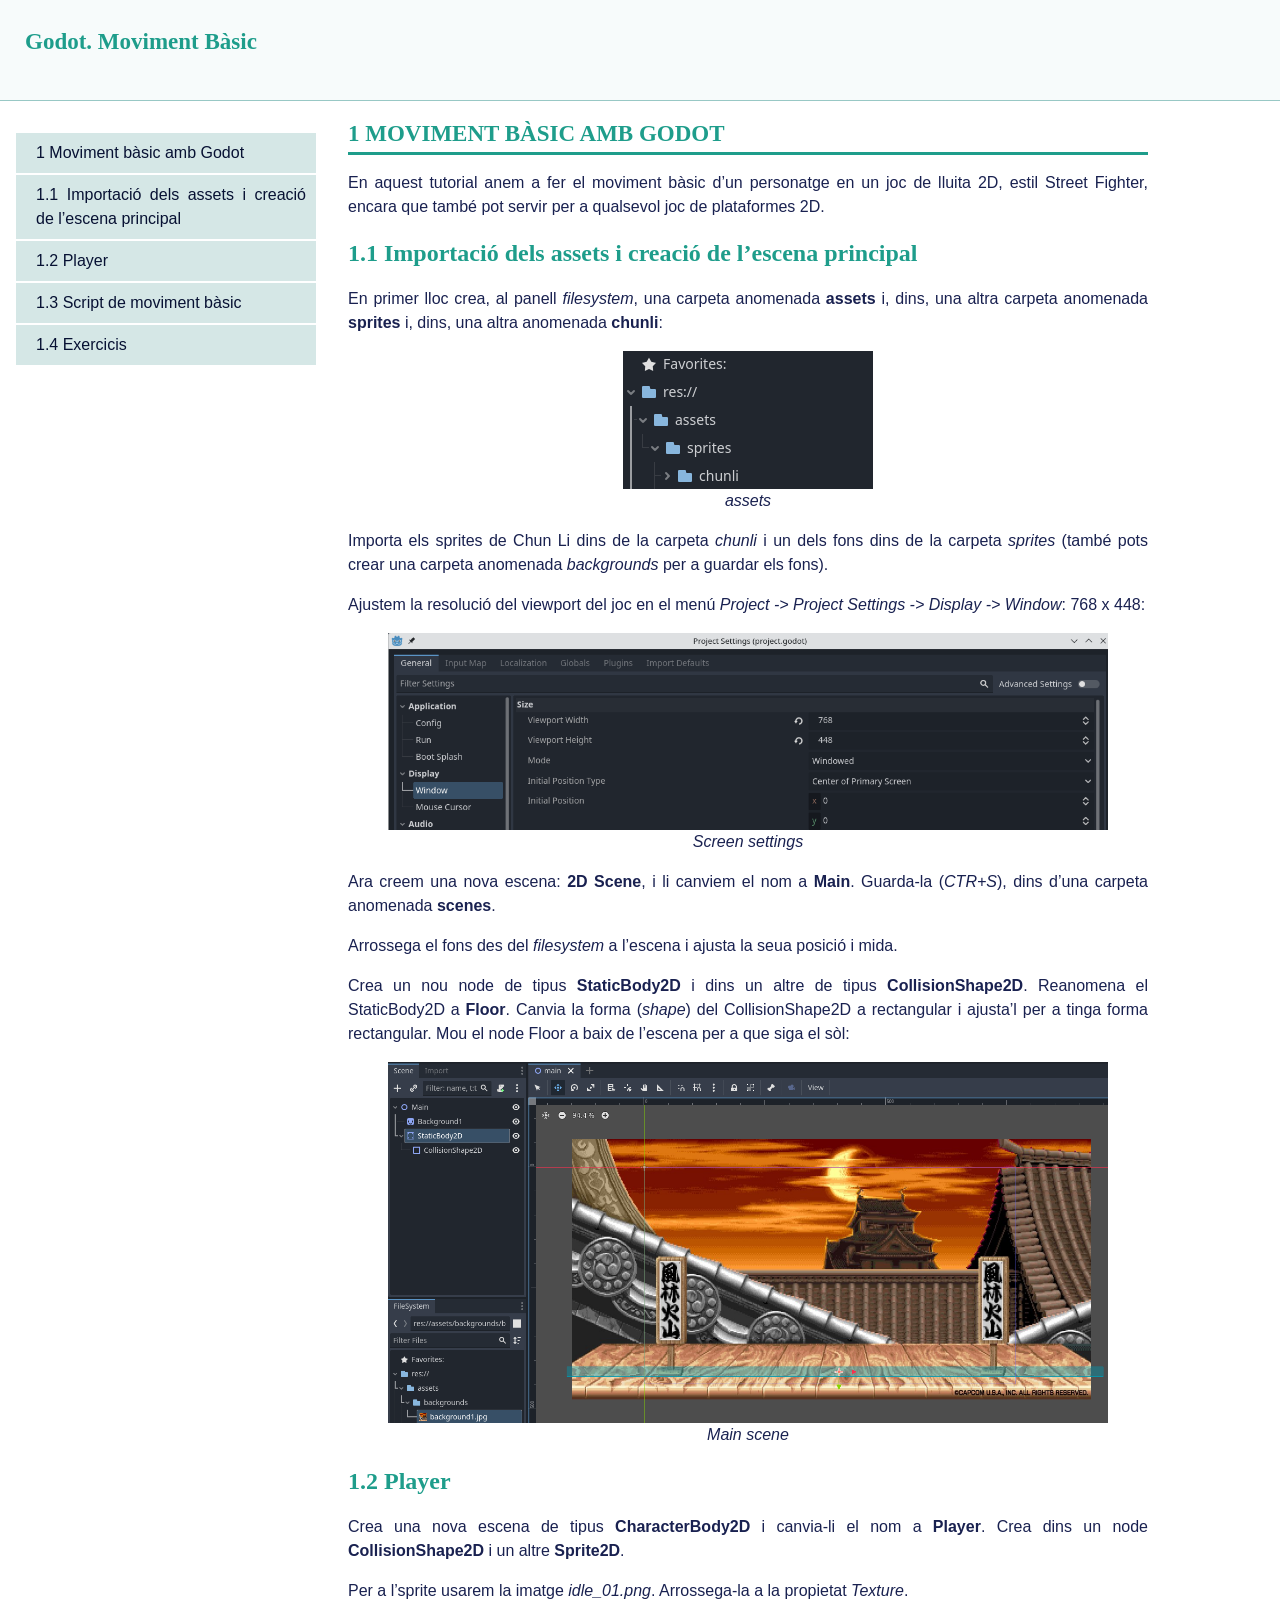
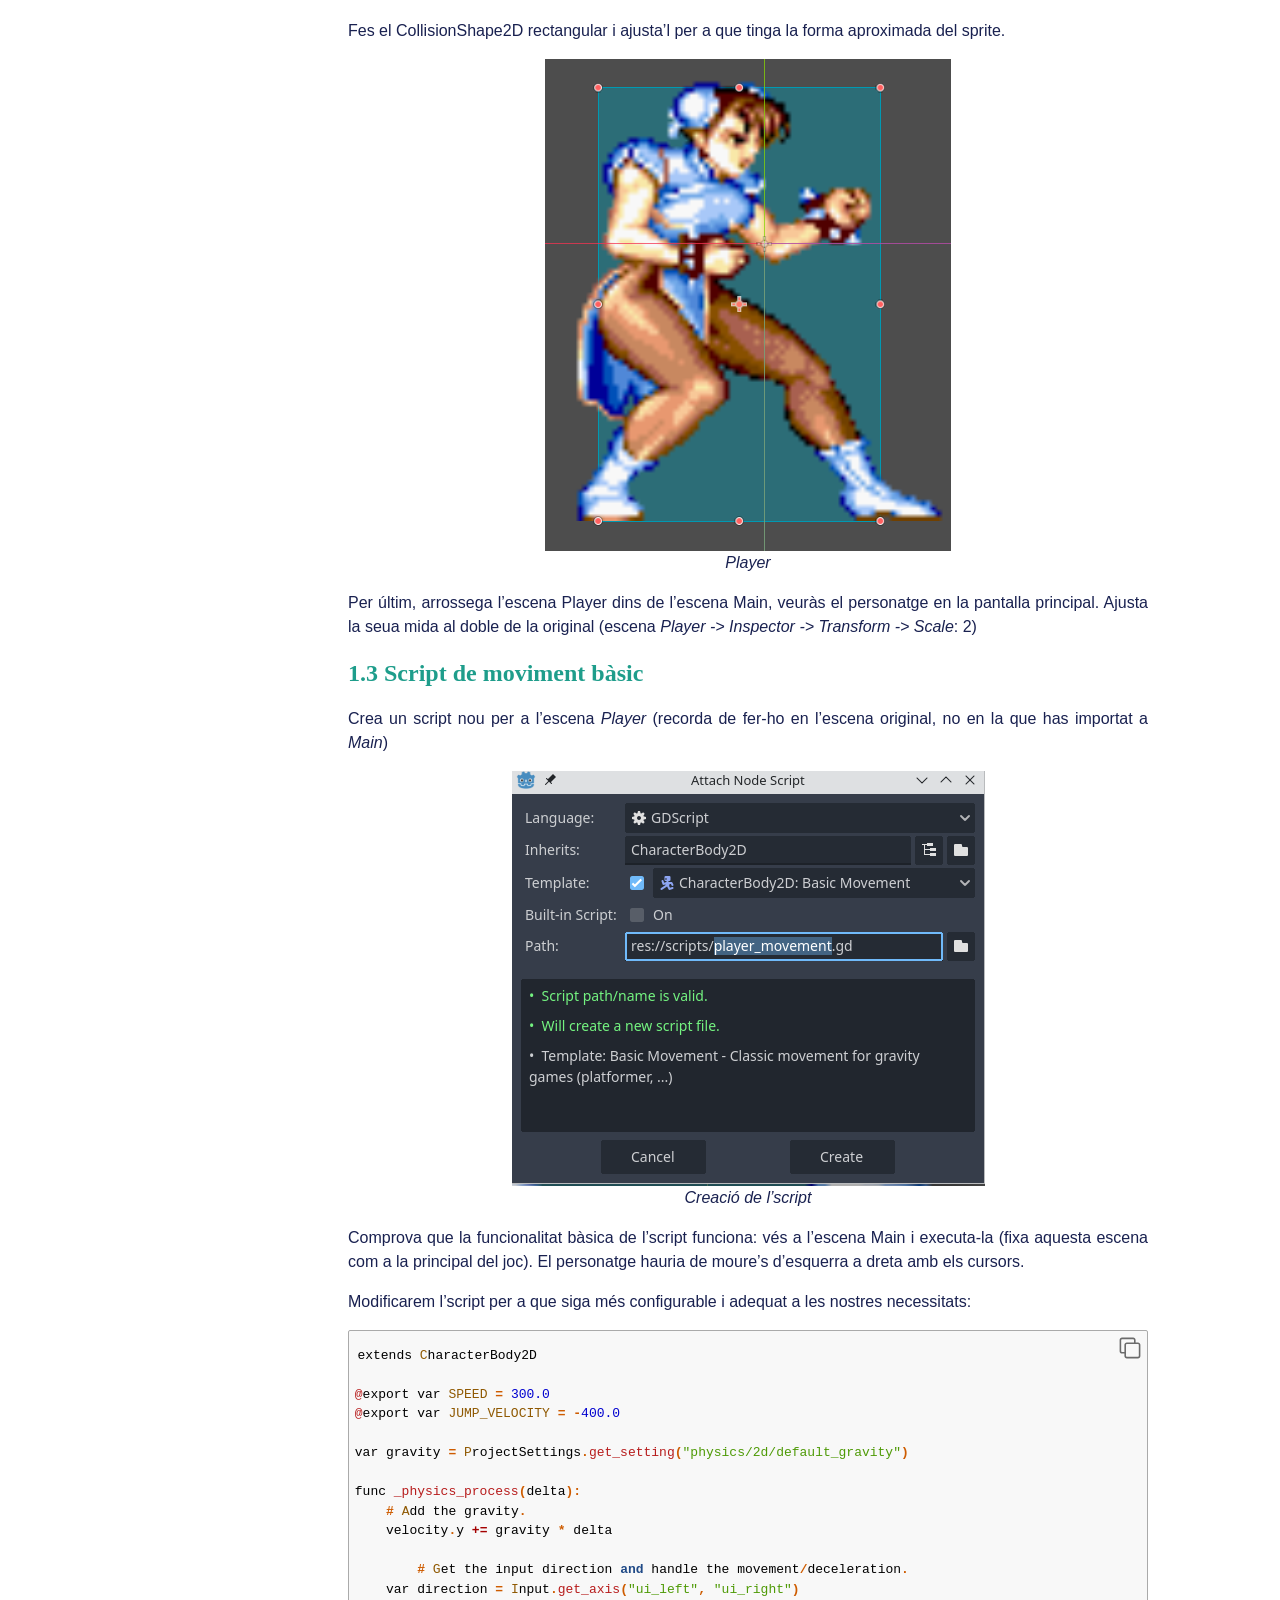
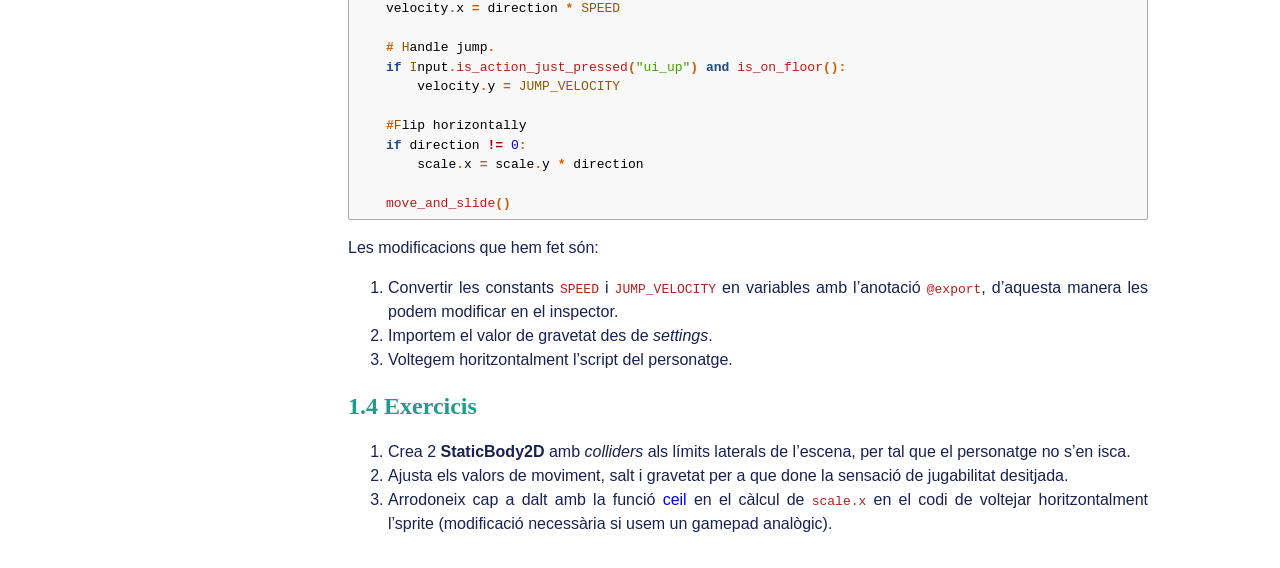
<file: docs/02._Tutorials_de_Godot/01- Moviment basic.html>
<!DOCTYPE html>
<html xmlns="http://www.w3.org/1999/xhtml" lang="ca" xml:lang="ca" >

<head>
    <meta charset="utf-8" />
    <meta name="generator" content="pandoc" />
    <meta name="viewport" content="width=device-width, initial-scale=1.0, user-scalable=yes" />     <meta name="author" content="Ricardo Sánchez" />        <title>Godot. Moviment bàsic</title>
    <style>
        code{white-space: pre-wrap;}
        span.smallcaps{font-variant: small-caps;}
        div.columns{display: flex; gap: min(4vw, 1.5em);}
        div.column{flex: auto; overflow-x: auto;}
        div.hanging-indent{margin-left: 1.5em; text-indent: -1.5em;}
        /* The extra [class] is a hack that increases specificity enough to
           override a similar rule in reveal.js */
        ul.task-list[class]{list-style: none;}
        ul.task-list li input[type="checkbox"] {
          font-size: inherit;
          width: 0.8em;
          margin: 0 0.8em 0.2em -1.6em;
          vertical-align: middle;
        }
        .display.math{display: block; text-align: center; margin: 0.5rem auto;}
        /* CSS for syntax highlighting */
        pre > code.sourceCode { white-space: pre; position: relative; }
        pre > code.sourceCode > span { line-height: 1.25; }
        pre > code.sourceCode > span:empty { height: 1.2em; }
        .sourceCode { overflow: visible; }
        code.sourceCode > span { color: inherit; text-decoration: inherit; }
        div.sourceCode { margin: 1em 0; }
        pre.sourceCode { margin: 0; }
        @media screen {
        div.sourceCode { overflow: auto; }
        }
        @media print {
        pre > code.sourceCode { white-space: pre-wrap; }
        pre > code.sourceCode > span { text-indent: -5em; padding-left: 5em; }
        }
        pre.numberSource code
          { counter-reset: source-line 0; }
        pre.numberSource code > span
          { position: relative; left: -4em; counter-increment: source-line; }
        pre.numberSource code > span > a:first-child::before
          { content: counter(source-line);
            position: relative; left: -1em; text-align: right; vertical-align: baseline;
            border: none; display: inline-block;
            -webkit-touch-callout: none; -webkit-user-select: none;
            -khtml-user-select: none; -moz-user-select: none;
            -ms-user-select: none; user-select: none;
            padding: 0 4px; width: 4em;
            color: #aaaaaa;
          }
        pre.numberSource { margin-left: 3em; border-left: 1px solid #aaaaaa;  padding-left: 4px; }
        div.sourceCode
          {  background-color: #f8f8f8; }
        @media screen {
        pre > code.sourceCode > span > a:first-child::before { text-decoration: underline; }
        }
        code span.al { color: #ef2929; } /* Alert */
        code span.an { color: #8f5902; font-weight: bold; font-style: italic; } /* Annotation */
        code span.at { color: #204a87; } /* Attribute */
        code span.bn { color: #0000cf; } /* BaseN */
        code span.cf { color: #204a87; font-weight: bold; } /* ControlFlow */
        code span.ch { color: #4e9a06; } /* Char */
        code span.cn { color: #8f5902; } /* Constant */
        code span.co { color: #8f5902; font-style: italic; } /* Comment */
        code span.cv { color: #8f5902; font-weight: bold; font-style: italic; } /* CommentVar */
        code span.do { color: #8f5902; font-weight: bold; font-style: italic; } /* Documentation */
        code span.dt { color: #204a87; } /* DataType */
        code span.dv { color: #0000cf; } /* DecVal */
        code span.er { color: #a40000; font-weight: bold; } /* Error */
        code span.ex { } /* Extension */
        code span.fl { color: #0000cf; } /* Float */
        code span.fu { color: #204a87; font-weight: bold; } /* Function */
        code span.im { } /* Import */
        code span.in { color: #8f5902; font-weight: bold; font-style: italic; } /* Information */
        code span.kw { color: #204a87; font-weight: bold; } /* Keyword */
        code span.op { color: #ce5c00; font-weight: bold; } /* Operator */
        code span.ot { color: #8f5902; } /* Other */
        code span.pp { color: #8f5902; font-style: italic; } /* Preprocessor */
        code span.sc { color: #ce5c00; font-weight: bold; } /* SpecialChar */
        code span.ss { color: #4e9a06; } /* SpecialString */
        code span.st { color: #4e9a06; } /* String */
        code span.va { color: #000000; } /* Variable */
        code span.vs { color: #4e9a06; } /* VerbatimString */
        code span.wa { color: #8f5902; font-weight: bold; font-style: italic; } /* Warning */
    </style>
        <link rel="stylesheet" href="../web_template/aqua.css" />  
    <!--[if lt IE 9]>
    <script src="//cdnjs.cloudflare.com/ajax/libs/html5shiv/3.7.3/html5shiv-printshiv.min.js"></script>
    <![endif]-->
      
</head>

<body>
    <div id="content">
                 <header id="title-block-header">
            <h1 class="title">Godot. Moviment bàsic</h1>
            <!---->
            <!--         <p class="author">Ricardo Sánchez</p>
         -->
                    </header>
                 <nav id="TOC" role="doc-toc">
            <div class="navContainer">
                 <ul>
<li><a href="#moviment-bàsic-amb-godot"
id="toc-moviment-bàsic-amb-godot"><span
class="toc-section-number">1</span> Moviment bàsic amb Godot</a>
<ul>
<li><a href="#importació-dels-assets-i-creació-de-lescena-principal"
id="toc-importació-dels-assets-i-creació-de-lescena-principal"><span
class="toc-section-number">1.1</span> Importació dels assets i creació
de l’escena principal</a></li>
<li><a href="#player" id="toc-player"><span
class="toc-section-number">1.2</span> Player</a></li>
<li><a href="#script-de-moviment-bàsic"
id="toc-script-de-moviment-bàsic"><span
class="toc-section-number">1.3</span> Script de moviment bàsic</a></li>
<li><a href="#exercicis" id="toc-exercicis"><span
class="toc-section-number">1.4</span> Exercicis</a></li>
</ul></li>
</ul>
            </div>
        </nav>
                <main>
            <h1 data-number="1" id="moviment-bàsic-amb-godot"><span
            class="header-section-number">1</span> Moviment bàsic amb
            Godot</h1>
            <p>En aquest tutorial anem a fer el moviment bàsic d’un
            personatge en un joc de lluita 2D, estil Street Fighter,
            encara que també pot servir per a qualsevol joc de
            plataformes 2D.</p>
            <h2 data-number="1.1"
            id="importació-dels-assets-i-creació-de-lescena-principal"><span
            class="header-section-number">1.1</span> Importació dels
            assets i creació de l’escena principal</h2>
            <p>En primer lloc crea, al panell <em>filesystem</em>, una
            carpeta anomenada <strong>assets</strong> i, dins, una altra
            carpeta anomenada <strong>sprites</strong> i, dins, una
            altra anomenada <strong>chunli</strong>:</p>
            <figure>
            <img src="images/filesystem_assets.png" alt="assets" />
            <figcaption aria-hidden="true">assets</figcaption>
            </figure>
            <p>Importa els sprites de Chun Li dins de la carpeta
            <em>chunli</em> i un dels fons dins de la carpeta
            <em>sprites</em> (també pots crear una carpeta anomenada
            <em>backgrounds</em> per a guardar els fons).</p>
            <p>Ajustem la resolució del viewport del joc en el menú
            <em>Project -&gt; Project Settings -&gt; Display -&gt;
            Window</em>: 768 x 448:</p>
            <figure>
            <img src="images/screen_settings.png"
            alt="Screen settings" />
            <figcaption aria-hidden="true">Screen settings</figcaption>
            </figure>
            <p>Ara creem una nova escena: <strong>2D Scene</strong>, i
            li canviem el nom a <strong>Main</strong>. Guarda-la
            (<em>CTR+S</em>), dins d’una carpeta anomenada
            <strong>scenes</strong>.</p>
            <p>Arrossega el fons des del <em>filesystem</em> a l’escena
            i ajusta la seua posició i mida.</p>
            <p>Crea un nou node de tipus <strong>StaticBody2D</strong> i
            dins un altre de tipus <strong>CollisionShape2D</strong>.
            Reanomena el StaticBody2D a <strong>Floor</strong>. Canvia
            la forma (<em>shape</em>) del CollisionShape2D a rectangular
            i ajusta’l per a tinga forma rectangular. Mou el node Floor
            a baix de l’escena per a que siga el sòl:</p>
            <figure>
            <img src="images/background.png" alt="Main scene" />
            <figcaption aria-hidden="true">Main scene</figcaption>
            </figure>
            <h2 data-number="1.2" id="player"><span
            class="header-section-number">1.2</span> Player</h2>
            <p>Crea una nova escena de tipus
            <strong>CharacterBody2D</strong> i canvia-li el nom a
            <strong>Player</strong>. Crea dins un node
            <strong>CollisionShape2D</strong> i un altre
            <strong>Sprite2D</strong>.</p>
            <p>Per a l’sprite usarem la imatge <em>idle_01.png</em>.
            Arrossega-la a la propietat <em>Texture</em>.</p>
            <p>Fes el CollisionShape2D rectangular i ajusta’l per a que
            tinga la forma aproximada del sprite.</p>
            <figure>
            <img src="images/player_config.png" alt="Player" />
            <figcaption aria-hidden="true">Player</figcaption>
            </figure>
            <p>Per últim, arrossega l’escena Player dins de l’escena
            Main, veuràs el personatge en la pantalla principal. Ajusta
            la seua mida al doble de la original (escena <em>Player
            -&gt; Inspector -&gt; Transform -&gt; Scale</em>: 2)</p>
            <h2 data-number="1.3" id="script-de-moviment-bàsic"><span
            class="header-section-number">1.3</span> Script de moviment
            bàsic</h2>
            <p>Crea un script nou per a l’escena <em>Player</em>
            (recorda de fer-ho en l’escena original, no en la que has
            importat a <em>Main</em>)</p>
            <figure>
            <img src="images/script_creation.png"
            alt="Creació de l’script" />
            <figcaption aria-hidden="true">Creació de
            l’script</figcaption>
            </figure>
            <p>Comprova que la funcionalitat bàsica de l’script
            funciona: vés a l’escena Main i executa-la (fixa aquesta
            escena com a la principal del joc). El personatge hauria de
            moure’s d’esquerra a dreta amb els cursors.</p>
            <p>Modificarem l’script per a que siga més configurable i
            adequat a les nostres necessitats:</p>
            <div class="sourceCode" id="cb1"><pre
            class="sourceCode lua"><code class="sourceCode lua"><span id="cb1-1"><a href="#cb1-1" aria-hidden="true" tabindex="-1"></a><span class="va">extends</span> <span class="cn">C</span><span class="va">haracterBody2D</span></span>
<span id="cb1-2"><a href="#cb1-2" aria-hidden="true" tabindex="-1"></a></span>
<span id="cb1-3"><a href="#cb1-3" aria-hidden="true" tabindex="-1"></a>@<span class="va">export</span> <span class="va">var</span> <span class="cn">SPEED</span> <span class="op">=</span> <span class="dv">300.0</span></span>
<span id="cb1-4"><a href="#cb1-4" aria-hidden="true" tabindex="-1"></a>@<span class="va">export</span> <span class="va">var</span> <span class="cn">JUMP_VELOCITY</span> <span class="op">=</span> <span class="op">-</span><span class="dv">400.0</span></span>
<span id="cb1-5"><a href="#cb1-5" aria-hidden="true" tabindex="-1"></a></span>
<span id="cb1-6"><a href="#cb1-6" aria-hidden="true" tabindex="-1"></a><span class="va">var</span> <span class="va">gravity</span> <span class="op">=</span> <span class="cn">P</span><span class="va">rojectSettings</span><span class="op">.</span>get_setting<span class="op">(</span><span class="st">&quot;physics/2d/default_gravity&quot;</span><span class="op">)</span></span>
<span id="cb1-7"><a href="#cb1-7" aria-hidden="true" tabindex="-1"></a></span>
<span id="cb1-8"><a href="#cb1-8" aria-hidden="true" tabindex="-1"></a><span class="va">func</span> _physics_process<span class="op">(</span><span class="va">delta</span><span class="op">):</span></span>
<span id="cb1-9"><a href="#cb1-9" aria-hidden="true" tabindex="-1"></a>    <span class="op">#</span> <span class="cn">A</span><span class="va">dd</span> <span class="va">the</span> <span class="va">gravity</span><span class="op">.</span></span>
<span id="cb1-10"><a href="#cb1-10" aria-hidden="true" tabindex="-1"></a>    <span class="va">velocity</span><span class="op">.</span><span class="va">y</span> <span class="er">+=</span> <span class="va">gravity</span> <span class="op">*</span> <span class="va">delta</span></span>
<span id="cb1-11"><a href="#cb1-11" aria-hidden="true" tabindex="-1"></a>    </span>
<span id="cb1-12"><a href="#cb1-12" aria-hidden="true" tabindex="-1"></a>        <span class="op">#</span> <span class="cn">G</span><span class="va">et</span> <span class="va">the</span> <span class="va">input</span> <span class="va">direction</span> <span class="kw">and</span> <span class="va">handle</span> <span class="va">the</span> <span class="va">movement</span><span class="op">/</span><span class="va">deceleration</span><span class="op">.</span></span>
<span id="cb1-13"><a href="#cb1-13" aria-hidden="true" tabindex="-1"></a>    <span class="va">var</span> <span class="va">direction</span> <span class="op">=</span> <span class="cn">I</span><span class="va">nput</span><span class="op">.</span>get_axis<span class="op">(</span><span class="st">&quot;ui_left&quot;</span><span class="op">,</span> <span class="st">&quot;ui_right&quot;</span><span class="op">)</span></span>
<span id="cb1-14"><a href="#cb1-14" aria-hidden="true" tabindex="-1"></a>    <span class="va">velocity</span><span class="op">.</span><span class="va">x</span> <span class="op">=</span> <span class="va">direction</span> <span class="op">*</span> <span class="cn">SPEED</span></span>
<span id="cb1-15"><a href="#cb1-15" aria-hidden="true" tabindex="-1"></a></span>
<span id="cb1-16"><a href="#cb1-16" aria-hidden="true" tabindex="-1"></a>    <span class="op">#</span> <span class="cn">H</span><span class="va">andle</span> <span class="va">jump</span><span class="op">.</span></span>
<span id="cb1-17"><a href="#cb1-17" aria-hidden="true" tabindex="-1"></a>    <span class="cf">if</span> <span class="cn">I</span><span class="va">nput</span><span class="op">.</span>is_action_just_pressed<span class="op">(</span><span class="st">&quot;ui_up&quot;</span><span class="op">)</span> <span class="kw">and</span> is_on_floor<span class="op">():</span></span>
<span id="cb1-18"><a href="#cb1-18" aria-hidden="true" tabindex="-1"></a>        <span class="va">velocity</span><span class="op">.</span><span class="va">y</span> <span class="op">=</span> <span class="cn">JUMP_VELOCITY</span></span>
<span id="cb1-19"><a href="#cb1-19" aria-hidden="true" tabindex="-1"></a>    </span>
<span id="cb1-20"><a href="#cb1-20" aria-hidden="true" tabindex="-1"></a>    <span class="op">#</span><span class="cn">F</span><span class="va">lip</span> <span class="va">horizontally</span></span>
<span id="cb1-21"><a href="#cb1-21" aria-hidden="true" tabindex="-1"></a>    <span class="cf">if</span> <span class="va">direction</span> <span class="er">!=</span> <span class="dv">0</span><span class="op">:</span></span>
<span id="cb1-22"><a href="#cb1-22" aria-hidden="true" tabindex="-1"></a>        <span class="va">scale</span><span class="op">.</span><span class="va">x</span> <span class="op">=</span> <span class="va">scale</span><span class="op">.</span><span class="va">y</span> <span class="op">*</span> <span class="va">direction</span></span>
<span id="cb1-23"><a href="#cb1-23" aria-hidden="true" tabindex="-1"></a></span>
<span id="cb1-24"><a href="#cb1-24" aria-hidden="true" tabindex="-1"></a>    move_and_slide<span class="op">()</span></span></code></pre></div>
            <p>Les modificacions que hem fet són:</p>
            <ol type="1">
            <li>Convertir les constants <code>SPEED</code> i
            <code>JUMP_VELOCITY</code> en variables amb l’anotació
            <code>@export</code>, d’aquesta manera les podem modificar
            en el inspector.</li>
            <li>Importem el valor de gravetat des de
            <em>settings</em>.</li>
            <li>Voltegem horitzontalment l’script del personatge.</li>
            </ol>
            <h2 data-number="1.4" id="exercicis"><span
            class="header-section-number">1.4</span> Exercicis</h2>
            <ol type="1">
            <li>Crea 2 <strong>StaticBody2D</strong> amb
            <em>colliders</em> als límits laterals de l’escena, per tal
            que el personatge no s’en isca.</li>
            <li>Ajusta els valors de moviment, salt i gravetat per a que
            done la sensació de jugabilitat desitjada.</li>
            <li>Arrodoneix cap a dalt amb la funció <a
            href="https://docs.godotengine.org/en/3.0/classes/class_@gdscript.html#class-gdscript-ceil">ceil</a>
            en el càlcul de <code>scale.x</code> en el codi de voltejar
            horitzontalment l’sprite (modificació necessària si usem un
            gamepad analògic).</li>
            </ol>
        </main>
        

        <!--- Modal images -->

        <!-- The Modal -->
        <div id="myModal" class="modal">

            <!-- The Close Button -->
            <!--span class="close">&times;</span-->

            <!-- Modal Content (The Image) -->
            <img class="modal-content" id="img01">

            <!-- Modal Caption (Image Text) -->
            <div id="caption"></div>
        </div>

        <!-- End Modal Images -->

        <!-- Snackbar for copy code -->
        <div id="snackbar">Codi copiat!</div>
        <!-- End Snackbar -->

        <script>
            function ModalizeImages() {
                // Script basat en https://www.w3schools.com/howto/howto_css_modal_images.asp
                // PEr ampliar imatges en fer click

                // Get the modal
                var modal = document.getElementById("myModal");

                var modalImg = document.getElementById("img01");
                var captionText = document.getElementById("caption");

                // Get the image and insert it inside the modal - use its "alt" text as a caption
                //var img = document.getElementById("myImg");
                document.querySelectorAll("img").forEach((img => {
                        img.onclick = function() {
                            modal.style.display = "block";
                            modalImg.src = this.src;
                            captionText.innerHTML = this.alt;
                        }
                    }))
                    // Get the <span> element that closes the modal
                var span = document.getElementsByClassName("close")[0];

                // When the user clicks on <span> (x), close the modal
                //span.onclick = function() {
                myModal.onclick = function() {
                    modal.style.display = "none";
                }


            }


            function markItem(id) {
                // Restaurem format de tots
                document.querySelectorAll("#TOC a").forEach(function(item) {
                        //item.style.fontWeight = "300";
                        item.classList.remove("navItemSelected");
                    })
                    //item.style.color = "#ff0000";

                // Afegim format
                let items = document.querySelectorAll("#TOC a[href='#" + id + "']");
                items.forEach(function(item) {
                    //item.style.fontWeight = "bolder";
                    item.classList.add("navItemSelected");
                })

            }

            var observer = new IntersectionObserver(function(entries) {
                // isIntersecting is true when element and viewport are overlapping
                // isIntersecting is false when element and viewport don't overlap
                if (entries[0].isIntersecting === true) {
                    let id = entries[0].target.id;
                    markItem(id);
                }

            }, {
                threshold: [0]
            });

            window.addEventListener("load", function() {
                document.querySelectorAll("h1, h2, h3").forEach(function(item) {
                    observer.observe(item);
                });

                document.querySelectorAll("#TOC a").forEach(function(item) {
                    item.addEventListener("click", function(item) {
                        markItem(item.id);
                    })
                })

                // Fem modals totes les imatges
                ModalizeImages();
            })

            document.querySelector("#TOC").addEventListener("click", function(event) {
                let toc = event.target
                if (toc.offsetWidth > 10) {
                    toc.classList.add("minimizedToc");
                }
            })

            document.querySelector("#TOC").addEventListener("mouseover", function(event) {
                let toc = event.target
                if (toc.classList.contains("minimizedToc"))
                    toc.classList.remove("minimizedToc");
            })


                        
            /* PER COPIAR CODI */


            // Busca tots els elements amb la classe "sourceCode"
            var sourceCodeElements = document.querySelectorAll('div.sourceCode');

            /*Afegim el botó a tots els divs */
            // Afegir un botó per a cada element "sourceCode"
            sourceCodeElements.forEach(function(element) {
                console.log(element.id);
                var button = document.createElement('div');
                button.className = 'button-copy';

                // Afegir una icona al botó (fa servir FontAwesome com a exemple)
                //var icon = document.createElement('i');
                //icon.className = 'fas fa-copy'; // Utilitza l'ícona "copy" de FontAwesome

                // Obté l'ID de l'element actual
                var elementId = element.id;

                // Afegeix un event listener al botó per cridar la funció amb l'ID
                button.addEventListener('click', function() {
                    copyContent(elementId);
                });

                // Afegeix l'icona al botó i el botó just dins de l'element "sourceCode"
                //button.appendChild(icon);
                element.appendChild(button);
            });



            // Funció per copiar el contingut d'un element amb l'ID donat
            function copyContent(elementId) {
                var element = document.getElementById(elementId);
                var textToCopy = element.innerText;

                // Crea un element de text i copia el contingut
                var textArea = document.createElement('textarea');
                textArea.value = textToCopy;
                document.body.appendChild(textArea);

                // Selecciona i copia el text
                textArea.select();
                document.execCommand('copy');

                // Elimina l'element de text afegit temporalment
                document.body.removeChild(textArea);

                // Notifica a l'usuari que el codi s'ha copiat
                mostraSnackbar();
            }

            /* SNACKBAR EN COPIAR CODI */

            function mostraSnackbar() {
            // Busquem l'snackbar
            var x = document.getElementById("snackbar");

            // Li afegim la classe show
            x.className = "show";

            // I als tres segons la llevem
            setTimeout(function(){ x.className = x.className.replace("show", ""); }, 3000);
            } 




        </script>
    </div>
</body>

</html>
</file>
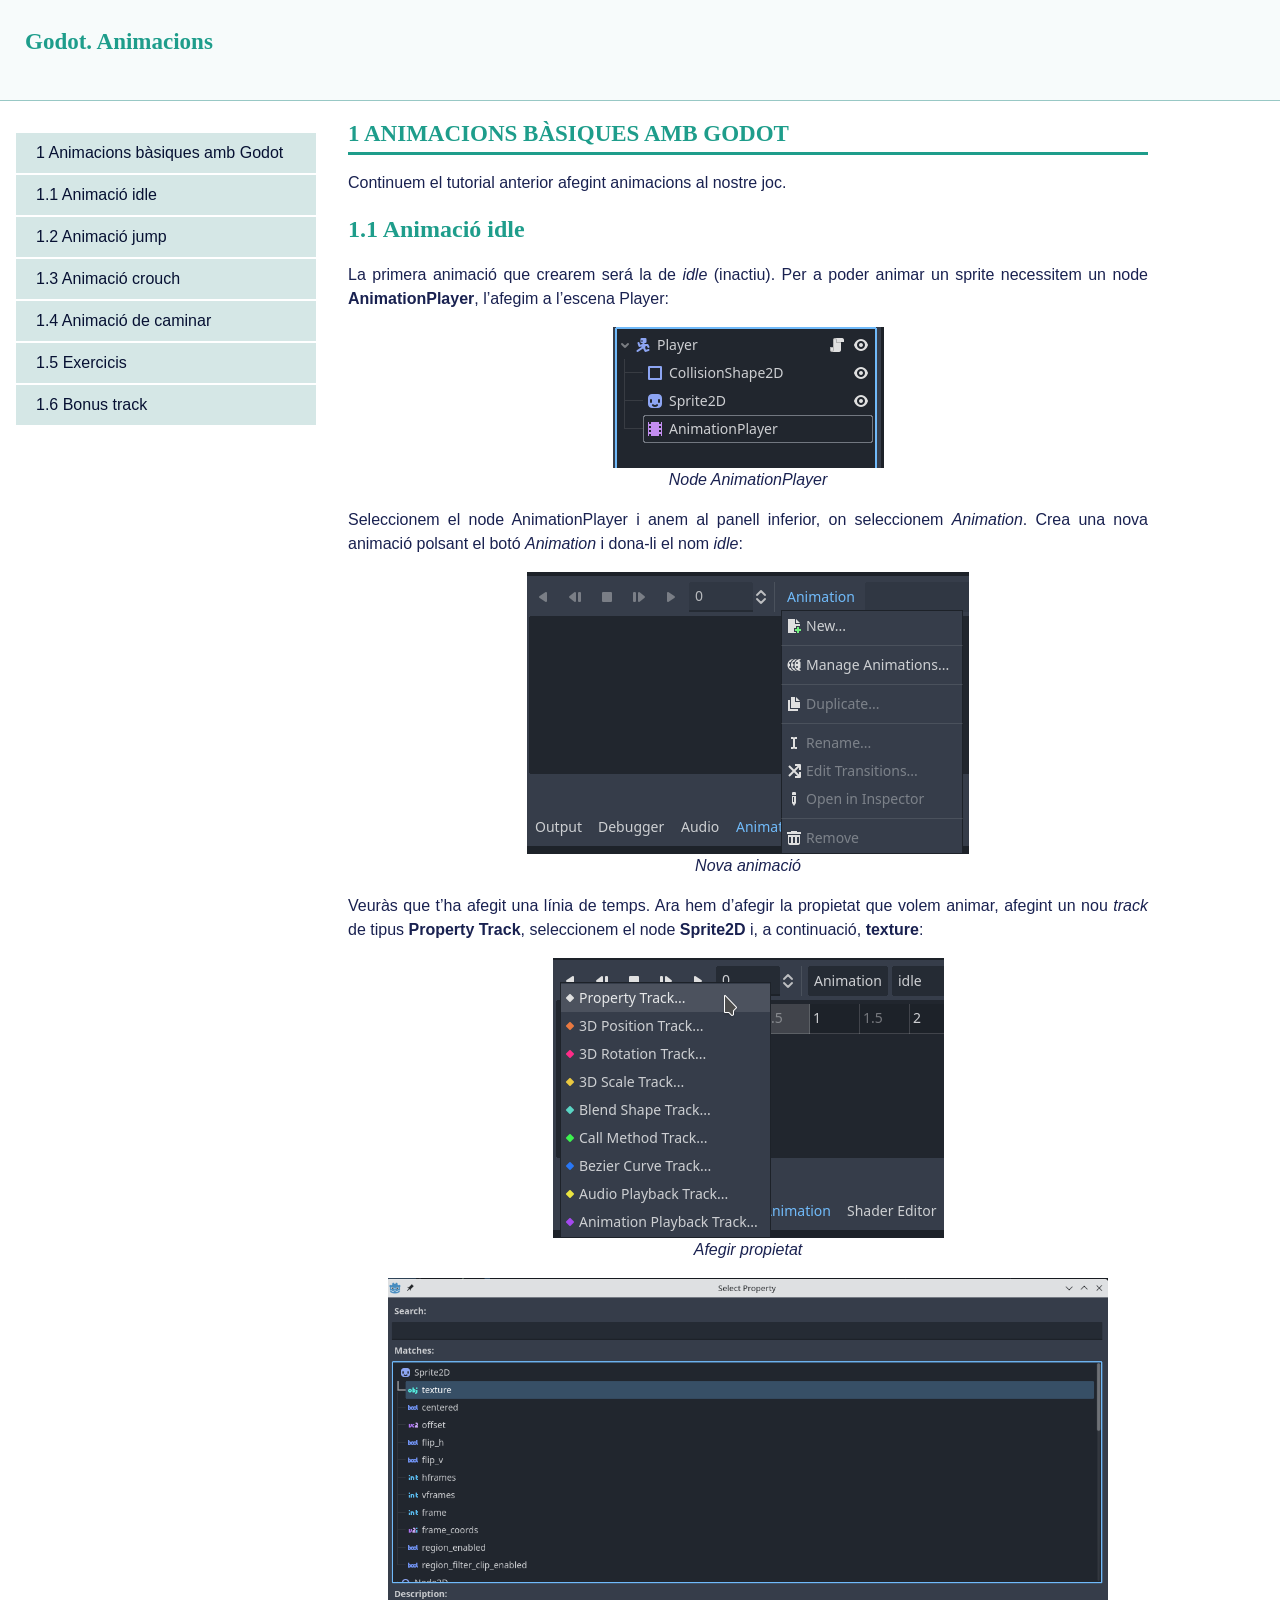
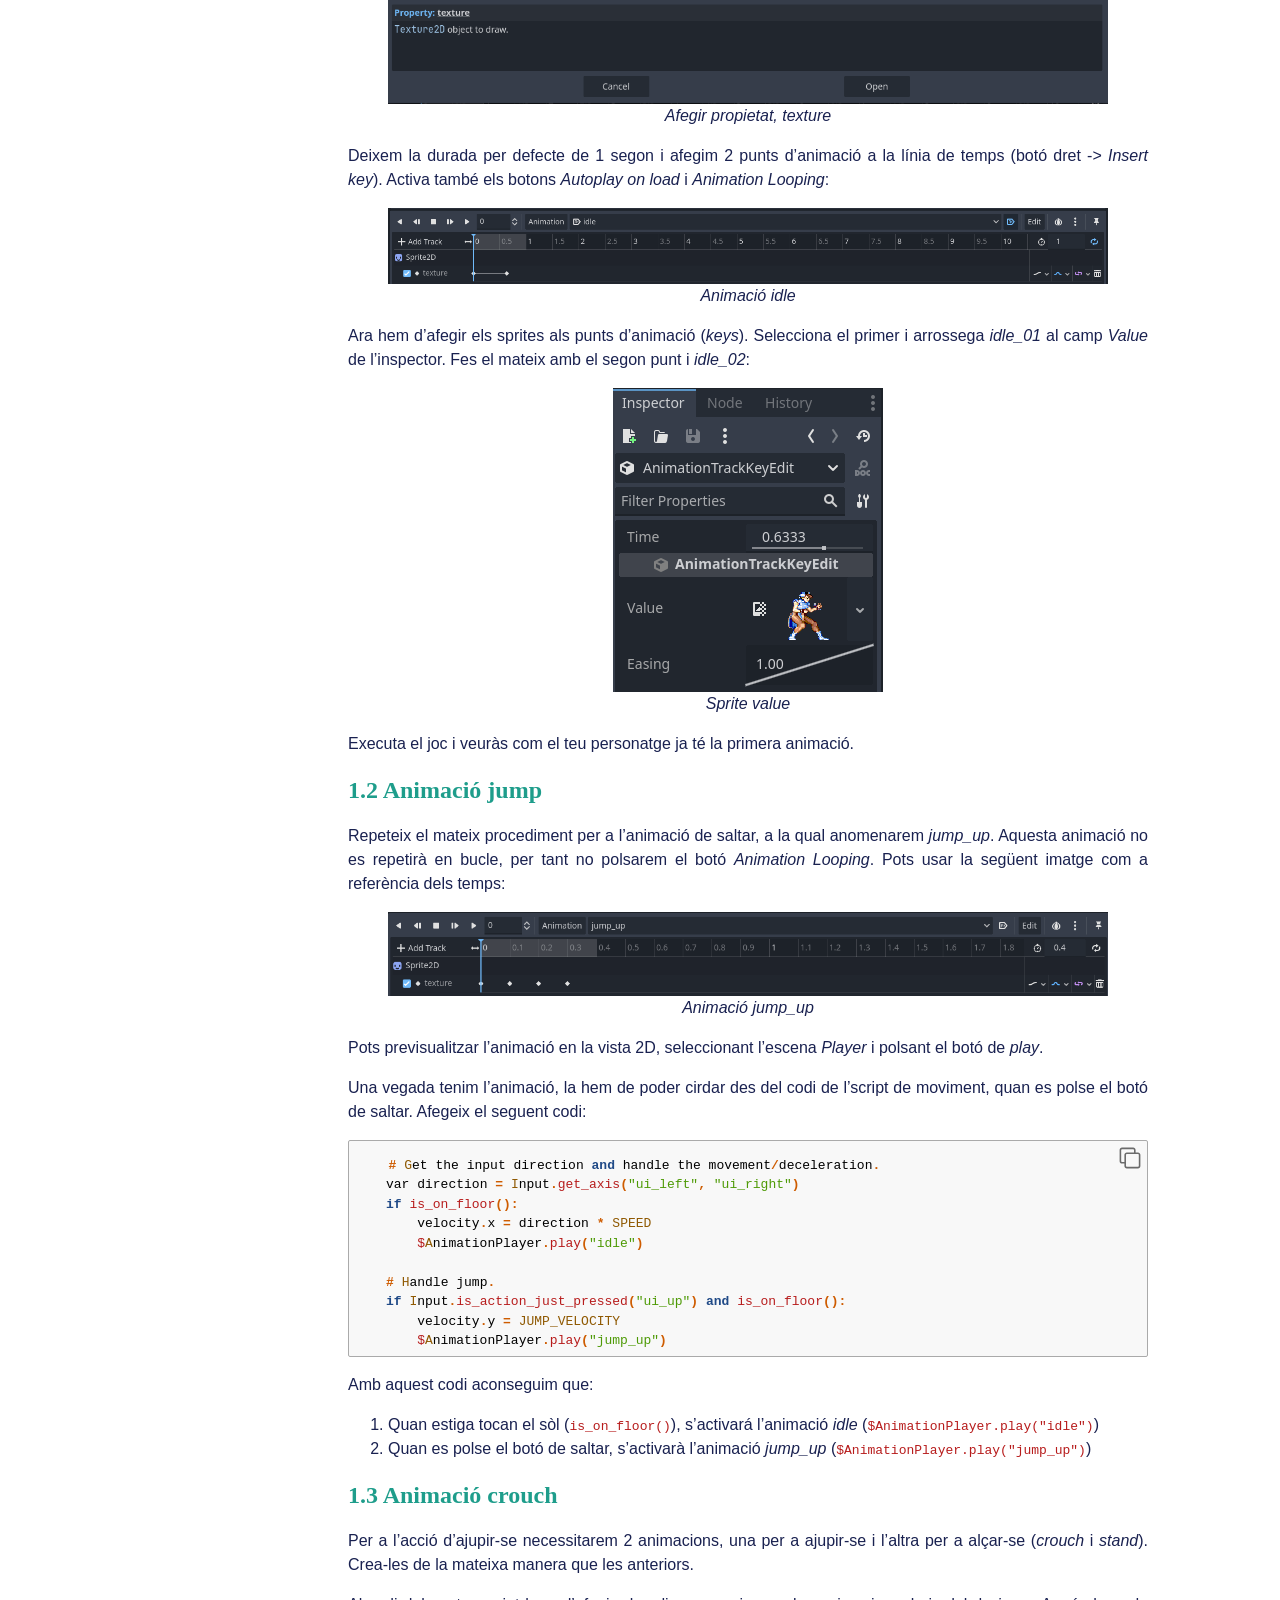
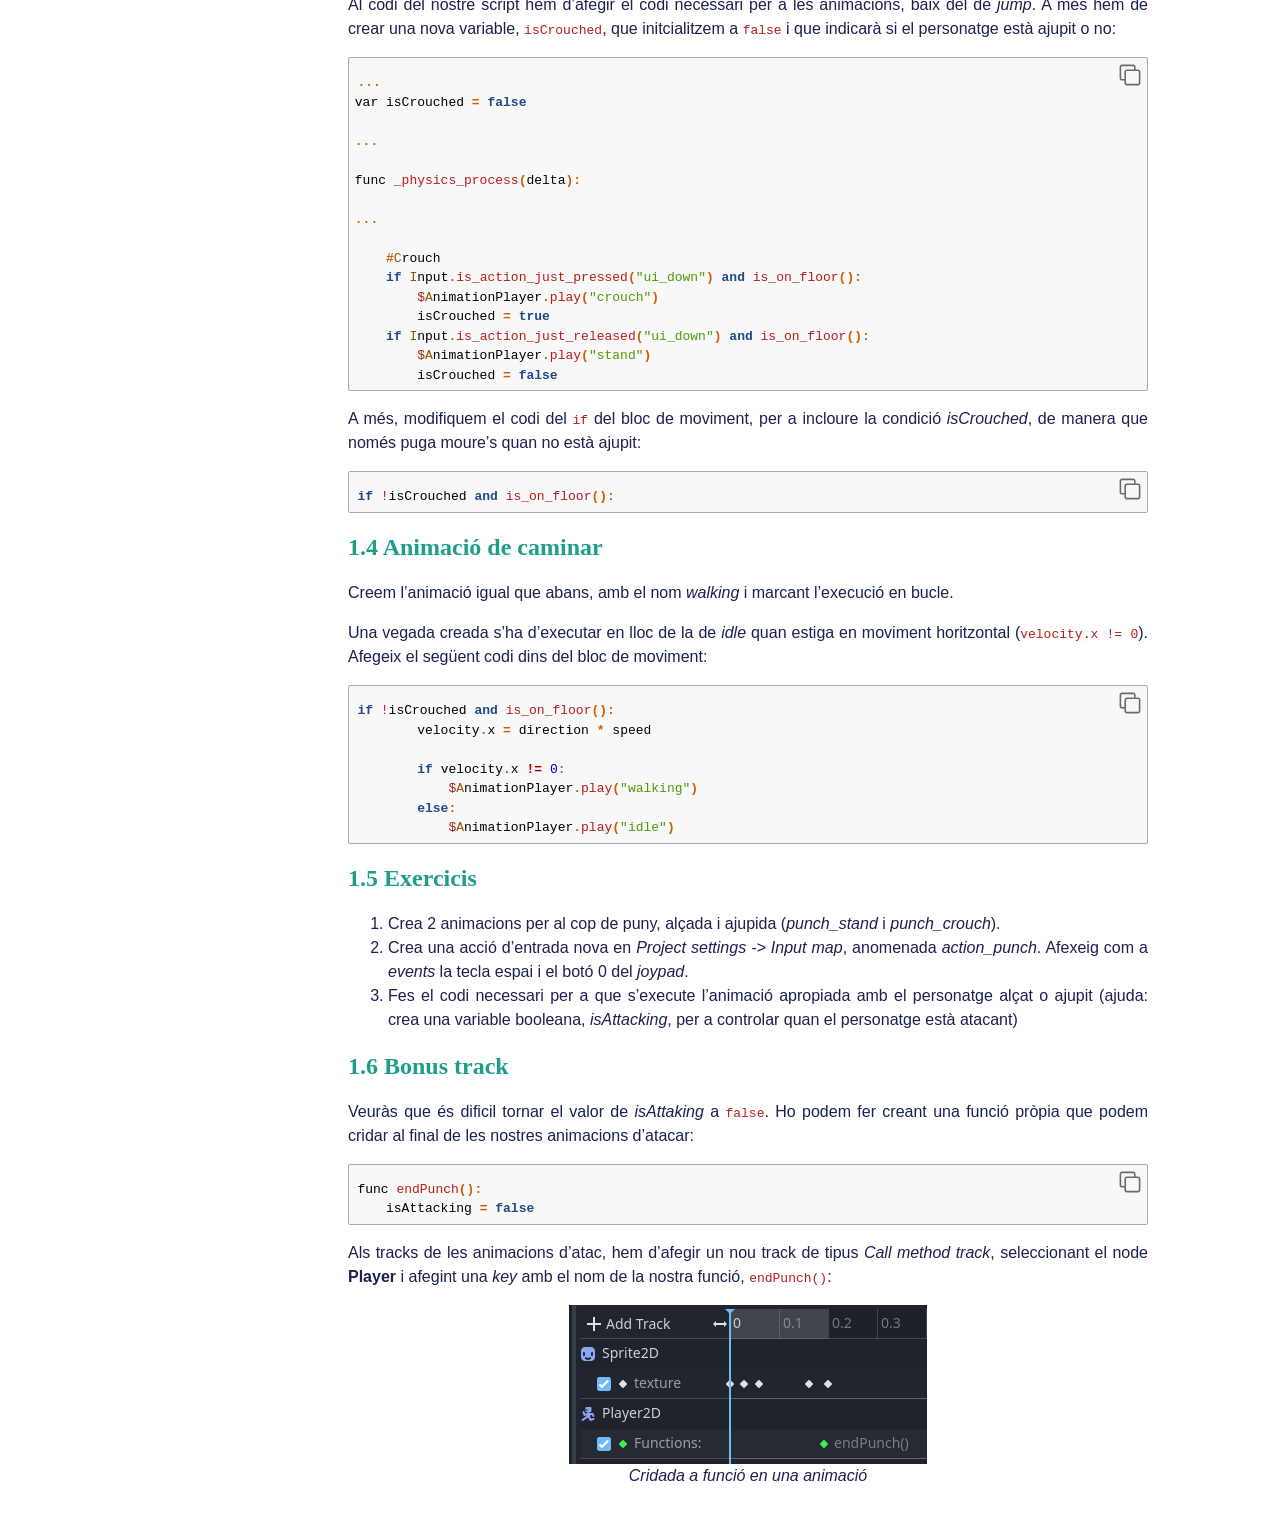
<file: docs/02._Tutorials_de_Godot/02- Animacions.html>
<!DOCTYPE html>
<html xmlns="http://www.w3.org/1999/xhtml" lang="ca" xml:lang="ca" >

<head>
    <meta charset="utf-8" />
    <meta name="generator" content="pandoc" />
    <meta name="viewport" content="width=device-width, initial-scale=1.0, user-scalable=yes" />     <meta name="author" content="Ricardo Sánchez" />        <title>Godot. Animacions</title>
    <style>
        code{white-space: pre-wrap;}
        span.smallcaps{font-variant: small-caps;}
        div.columns{display: flex; gap: min(4vw, 1.5em);}
        div.column{flex: auto; overflow-x: auto;}
        div.hanging-indent{margin-left: 1.5em; text-indent: -1.5em;}
        /* The extra [class] is a hack that increases specificity enough to
           override a similar rule in reveal.js */
        ul.task-list[class]{list-style: none;}
        ul.task-list li input[type="checkbox"] {
          font-size: inherit;
          width: 0.8em;
          margin: 0 0.8em 0.2em -1.6em;
          vertical-align: middle;
        }
        .display.math{display: block; text-align: center; margin: 0.5rem auto;}
        /* CSS for syntax highlighting */
        pre > code.sourceCode { white-space: pre; position: relative; }
        pre > code.sourceCode > span { line-height: 1.25; }
        pre > code.sourceCode > span:empty { height: 1.2em; }
        .sourceCode { overflow: visible; }
        code.sourceCode > span { color: inherit; text-decoration: inherit; }
        div.sourceCode { margin: 1em 0; }
        pre.sourceCode { margin: 0; }
        @media screen {
        div.sourceCode { overflow: auto; }
        }
        @media print {
        pre > code.sourceCode { white-space: pre-wrap; }
        pre > code.sourceCode > span { text-indent: -5em; padding-left: 5em; }
        }
        pre.numberSource code
          { counter-reset: source-line 0; }
        pre.numberSource code > span
          { position: relative; left: -4em; counter-increment: source-line; }
        pre.numberSource code > span > a:first-child::before
          { content: counter(source-line);
            position: relative; left: -1em; text-align: right; vertical-align: baseline;
            border: none; display: inline-block;
            -webkit-touch-callout: none; -webkit-user-select: none;
            -khtml-user-select: none; -moz-user-select: none;
            -ms-user-select: none; user-select: none;
            padding: 0 4px; width: 4em;
            color: #aaaaaa;
          }
        pre.numberSource { margin-left: 3em; border-left: 1px solid #aaaaaa;  padding-left: 4px; }
        div.sourceCode
          {  background-color: #f8f8f8; }
        @media screen {
        pre > code.sourceCode > span > a:first-child::before { text-decoration: underline; }
        }
        code span.al { color: #ef2929; } /* Alert */
        code span.an { color: #8f5902; font-weight: bold; font-style: italic; } /* Annotation */
        code span.at { color: #204a87; } /* Attribute */
        code span.bn { color: #0000cf; } /* BaseN */
        code span.cf { color: #204a87; font-weight: bold; } /* ControlFlow */
        code span.ch { color: #4e9a06; } /* Char */
        code span.cn { color: #8f5902; } /* Constant */
        code span.co { color: #8f5902; font-style: italic; } /* Comment */
        code span.cv { color: #8f5902; font-weight: bold; font-style: italic; } /* CommentVar */
        code span.do { color: #8f5902; font-weight: bold; font-style: italic; } /* Documentation */
        code span.dt { color: #204a87; } /* DataType */
        code span.dv { color: #0000cf; } /* DecVal */
        code span.er { color: #a40000; font-weight: bold; } /* Error */
        code span.ex { } /* Extension */
        code span.fl { color: #0000cf; } /* Float */
        code span.fu { color: #204a87; font-weight: bold; } /* Function */
        code span.im { } /* Import */
        code span.in { color: #8f5902; font-weight: bold; font-style: italic; } /* Information */
        code span.kw { color: #204a87; font-weight: bold; } /* Keyword */
        code span.op { color: #ce5c00; font-weight: bold; } /* Operator */
        code span.ot { color: #8f5902; } /* Other */
        code span.pp { color: #8f5902; font-style: italic; } /* Preprocessor */
        code span.sc { color: #ce5c00; font-weight: bold; } /* SpecialChar */
        code span.ss { color: #4e9a06; } /* SpecialString */
        code span.st { color: #4e9a06; } /* String */
        code span.va { color: #000000; } /* Variable */
        code span.vs { color: #4e9a06; } /* VerbatimString */
        code span.wa { color: #8f5902; font-weight: bold; font-style: italic; } /* Warning */
    </style>
        <link rel="stylesheet" href="../web_template/aqua.css" />  
    <!--[if lt IE 9]>
    <script src="//cdnjs.cloudflare.com/ajax/libs/html5shiv/3.7.3/html5shiv-printshiv.min.js"></script>
    <![endif]-->
      
</head>

<body>
    <div id="content">
                 <header id="title-block-header">
            <h1 class="title">Godot. Animacions</h1>
            <!---->
            <!--         <p class="author">Ricardo Sánchez</p>
         -->
                    </header>
                 <nav id="TOC" role="doc-toc">
            <div class="navContainer">
                 <ul>
<li><a href="#animacions-bàsiques-amb-godot"
id="toc-animacions-bàsiques-amb-godot"><span
class="toc-section-number">1</span> Animacions bàsiques amb Godot</a>
<ul>
<li><a href="#animació-idle" id="toc-animació-idle"><span
class="toc-section-number">1.1</span> Animació idle</a></li>
<li><a href="#animació-jump" id="toc-animació-jump"><span
class="toc-section-number">1.2</span> Animació jump</a></li>
<li><a href="#animació-crouch" id="toc-animació-crouch"><span
class="toc-section-number">1.3</span> Animació crouch</a></li>
<li><a href="#animació-de-caminar" id="toc-animació-de-caminar"><span
class="toc-section-number">1.4</span> Animació de caminar</a></li>
<li><a href="#exercicis" id="toc-exercicis"><span
class="toc-section-number">1.5</span> Exercicis</a></li>
<li><a href="#bonus-track" id="toc-bonus-track"><span
class="toc-section-number">1.6</span> Bonus track</a></li>
</ul></li>
</ul>
            </div>
        </nav>
                <main>
            <h1 data-number="1" id="animacions-bàsiques-amb-godot"><span
            class="header-section-number">1</span> Animacions bàsiques
            amb Godot</h1>
            <p>Continuem el tutorial anterior afegint animacions al
            nostre joc.</p>
            <h2 data-number="1.1" id="animació-idle"><span
            class="header-section-number">1.1</span> Animació idle</h2>
            <p>La primera animació que crearem será la de <em>idle</em>
            (inactiu). Per a poder animar un sprite necessitem un node
            <strong>AnimationPlayer</strong>, l’afegim a l’escena
            Player:</p>
            <figure>
            <img src="images/animationplayer_node.png"
            alt="Node AnimationPlayer" />
            <figcaption aria-hidden="true">Node
            AnimationPlayer</figcaption>
            </figure>
            <p>Seleccionem el node AnimationPlayer i anem al panell
            inferior, on seleccionem <em>Animation</em>. Crea una nova
            animació polsant el botó <em>Animation</em> i dona-li el nom
            <em>idle</em>:</p>
            <figure>
            <img src="images/new_animation.png" alt="Nova animació" />
            <figcaption aria-hidden="true">Nova animació</figcaption>
            </figure>
            <p>Veuràs que t’ha afegit una línia de temps. Ara hem
            d’afegir la propietat que volem animar, afegint un nou
            <em>track</em> de tipus <strong>Property Track</strong>,
            seleccionem el node <strong>Sprite2D</strong> i, a
            continuació, <strong>texture</strong>:</p>
            <figure>
            <img src="images/add_property.png" alt="Afegir propietat" />
            <figcaption aria-hidden="true">Afegir propietat</figcaption>
            </figure>
            <figure>
            <img src="images/sprite2d_texture.png"
            alt="Afegir propietat, texture" />
            <figcaption aria-hidden="true">Afegir propietat,
            texture</figcaption>
            </figure>
            <p>Deixem la durada per defecte de 1 segon i afegim 2 punts
            d’animació a la línia de temps (botó dret -&gt; <em>Insert
            key</em>). Activa també els botons <em>Autoplay on load</em>
            i <em>Animation Looping</em>:</p>
            <figure>
            <img src="images/animation_idle.png" alt="Animació idle" />
            <figcaption aria-hidden="true">Animació idle</figcaption>
            </figure>
            <p>Ara hem d’afegir els sprites als punts d’animació
            (<em>keys</em>). Selecciona el primer i arrossega
            <em>idle_01</em> al camp <em>Value</em> de l’inspector. Fes
            el mateix amb el segon punt i <em>idle_02</em>:</p>
            <figure>
            <img src="images/sprite_value.png" alt="Sprite value" />
            <figcaption aria-hidden="true">Sprite value</figcaption>
            </figure>
            <p>Executa el joc i veuràs com el teu personatge ja té la
            primera animació.</p>
            <h2 data-number="1.2" id="animació-jump"><span
            class="header-section-number">1.2</span> Animació jump</h2>
            <p>Repeteix el mateix procediment per a l’animació de
            saltar, a la qual anomenarem <em>jump_up</em>. Aquesta
            animació no es repetirà en bucle, per tant no polsarem el
            botó <em>Animation Looping</em>. Pots usar la següent imatge
            com a referència dels temps:</p>
            <figure>
            <img src="images/animation_jump.png"
            alt="Animació jump_up" />
            <figcaption aria-hidden="true">Animació jump_up</figcaption>
            </figure>
            <p>Pots previsualitzar l’animació en la vista 2D,
            seleccionant l’escena <em>Player</em> i polsant el botó de
            <em>play</em>.</p>
            <p>Una vegada tenim l’animació, la hem de poder cirdar des
            del codi de l’script de moviment, quan es polse el botó de
            saltar. Afegeix el seguent codi:</p>
            <div class="sourceCode" id="cb1"><pre
            class="sourceCode lua"><code class="sourceCode lua"><span id="cb1-1"><a href="#cb1-1" aria-hidden="true" tabindex="-1"></a>    <span class="op">#</span> <span class="cn">G</span><span class="va">et</span> <span class="va">the</span> <span class="va">input</span> <span class="va">direction</span> <span class="kw">and</span> <span class="va">handle</span> <span class="va">the</span> <span class="va">movement</span><span class="op">/</span><span class="va">deceleration</span><span class="op">.</span></span>
<span id="cb1-2"><a href="#cb1-2" aria-hidden="true" tabindex="-1"></a>    <span class="va">var</span> <span class="va">direction</span> <span class="op">=</span> <span class="cn">I</span><span class="va">nput</span><span class="op">.</span>get_axis<span class="op">(</span><span class="st">&quot;ui_left&quot;</span><span class="op">,</span> <span class="st">&quot;ui_right&quot;</span><span class="op">)</span></span>
<span id="cb1-3"><a href="#cb1-3" aria-hidden="true" tabindex="-1"></a>    <span class="cf">if</span> is_on_floor<span class="op">():</span></span>
<span id="cb1-4"><a href="#cb1-4" aria-hidden="true" tabindex="-1"></a>        <span class="va">velocity</span><span class="op">.</span><span class="va">x</span> <span class="op">=</span> <span class="va">direction</span> <span class="op">*</span> <span class="cn">SPEED</span></span>
<span id="cb1-5"><a href="#cb1-5" aria-hidden="true" tabindex="-1"></a>        $<span class="cn">A</span><span class="va">nimationPlayer</span><span class="op">.</span>play<span class="op">(</span><span class="st">&quot;idle&quot;</span><span class="op">)</span></span>
<span id="cb1-6"><a href="#cb1-6" aria-hidden="true" tabindex="-1"></a></span>
<span id="cb1-7"><a href="#cb1-7" aria-hidden="true" tabindex="-1"></a>    <span class="op">#</span> <span class="cn">H</span><span class="va">andle</span> <span class="va">jump</span><span class="op">.</span></span>
<span id="cb1-8"><a href="#cb1-8" aria-hidden="true" tabindex="-1"></a>    <span class="cf">if</span> <span class="cn">I</span><span class="va">nput</span><span class="op">.</span>is_action_just_pressed<span class="op">(</span><span class="st">&quot;ui_up&quot;</span><span class="op">)</span> <span class="kw">and</span> is_on_floor<span class="op">():</span></span>
<span id="cb1-9"><a href="#cb1-9" aria-hidden="true" tabindex="-1"></a>        <span class="va">velocity</span><span class="op">.</span><span class="va">y</span> <span class="op">=</span> <span class="cn">JUMP_VELOCITY</span></span>
<span id="cb1-10"><a href="#cb1-10" aria-hidden="true" tabindex="-1"></a>        $<span class="cn">A</span><span class="va">nimationPlayer</span><span class="op">.</span>play<span class="op">(</span><span class="st">&quot;jump_up&quot;</span><span class="op">)</span></span></code></pre></div>
            <p>Amb aquest codi aconseguim que:</p>
            <ol type="1">
            <li>Quan estiga tocan el sòl (<code>is_on_floor()</code>),
            s’activará l’animació <em>idle</em>
            (<code>$AnimationPlayer.play("idle")</code>)</li>
            <li>Quan es polse el botó de saltar, s’activarà l’animació
            <em>jump_up</em>
            (<code>$AnimationPlayer.play("jump_up")</code>)</li>
            </ol>
            <h2 data-number="1.3" id="animació-crouch"><span
            class="header-section-number">1.3</span> Animació
            crouch</h2>
            <p>Per a l’acció d’ajupir-se necessitarem 2 animacions, una
            per a ajupir-se i l’altra per a alçar-se (<em>crouch</em> i
            <em>stand</em>). Crea-les de la mateixa manera que les
            anteriors.</p>
            <p>Al codi del nostre script hem d’afegir el codi necessari
            per a les animacions, baix del de <em>jump</em>. A més hem
            de crear una nova variable, <code>isCrouched</code>, que
            initcialitzem a <code>false</code> i que indicarà si el
            personatge està ajupit o no:</p>
            <div class="sourceCode" id="cb2"><pre
            class="sourceCode lua"><code class="sourceCode lua"><span id="cb2-1"><a href="#cb2-1" aria-hidden="true" tabindex="-1"></a><span class="op">...</span></span>
<span id="cb2-2"><a href="#cb2-2" aria-hidden="true" tabindex="-1"></a><span class="va">var</span> <span class="va">isCrouched</span> <span class="op">=</span> <span class="kw">false</span></span>
<span id="cb2-3"><a href="#cb2-3" aria-hidden="true" tabindex="-1"></a></span>
<span id="cb2-4"><a href="#cb2-4" aria-hidden="true" tabindex="-1"></a><span class="op">...</span></span>
<span id="cb2-5"><a href="#cb2-5" aria-hidden="true" tabindex="-1"></a></span>
<span id="cb2-6"><a href="#cb2-6" aria-hidden="true" tabindex="-1"></a><span class="va">func</span> _physics_process<span class="op">(</span><span class="va">delta</span><span class="op">):</span></span>
<span id="cb2-7"><a href="#cb2-7" aria-hidden="true" tabindex="-1"></a></span>
<span id="cb2-8"><a href="#cb2-8" aria-hidden="true" tabindex="-1"></a><span class="op">...</span></span>
<span id="cb2-9"><a href="#cb2-9" aria-hidden="true" tabindex="-1"></a></span>
<span id="cb2-10"><a href="#cb2-10" aria-hidden="true" tabindex="-1"></a>    <span class="op">#</span><span class="cn">C</span><span class="va">rouch</span></span>
<span id="cb2-11"><a href="#cb2-11" aria-hidden="true" tabindex="-1"></a>    <span class="cf">if</span> <span class="cn">I</span><span class="va">nput</span><span class="op">.</span>is_action_just_pressed<span class="op">(</span><span class="st">&quot;ui_down&quot;</span><span class="op">)</span> <span class="kw">and</span> is_on_floor<span class="op">():</span></span>
<span id="cb2-12"><a href="#cb2-12" aria-hidden="true" tabindex="-1"></a>        $<span class="cn">A</span><span class="va">nimationPlayer</span><span class="op">.</span>play<span class="op">(</span><span class="st">&quot;crouch&quot;</span><span class="op">)</span></span>
<span id="cb2-13"><a href="#cb2-13" aria-hidden="true" tabindex="-1"></a>        <span class="va">isCrouched</span> <span class="op">=</span> <span class="kw">true</span></span>
<span id="cb2-14"><a href="#cb2-14" aria-hidden="true" tabindex="-1"></a>    <span class="cf">if</span> <span class="cn">I</span><span class="va">nput</span><span class="op">.</span>is_action_just_released<span class="op">(</span><span class="st">&quot;ui_down&quot;</span><span class="op">)</span> <span class="kw">and</span> is_on_floor<span class="op">():</span></span>
<span id="cb2-15"><a href="#cb2-15" aria-hidden="true" tabindex="-1"></a>        $<span class="cn">A</span><span class="va">nimationPlayer</span><span class="op">.</span>play<span class="op">(</span><span class="st">&quot;stand&quot;</span><span class="op">)</span></span>
<span id="cb2-16"><a href="#cb2-16" aria-hidden="true" tabindex="-1"></a>        <span class="va">isCrouched</span> <span class="op">=</span> <span class="kw">false</span></span></code></pre></div>
            <p>A més, modifiquem el codi del <code>if</code> del bloc de
            moviment, per a incloure la condició <em>isCrouched</em>, de
            manera que només puga moure’s quan no està ajupit:</p>
            <div class="sourceCode" id="cb3"><pre
            class="sourceCode lua"><code class="sourceCode lua"><span id="cb3-1"><a href="#cb3-1" aria-hidden="true" tabindex="-1"></a><span class="cf">if</span> !<span class="va">isCrouched</span> <span class="kw">and</span> is_on_floor<span class="op">():</span></span></code></pre></div>
            <h2 data-number="1.4" id="animació-de-caminar"><span
            class="header-section-number">1.4</span> Animació de
            caminar</h2>
            <p>Creem l’animació igual que abans, amb el nom
            <em>walking</em> i marcant l’execució en bucle.</p>
            <p>Una vegada creada s’ha d’executar en lloc de la de
            <em>idle</em> quan estiga en moviment horitzontal
            (<code>velocity.x != 0</code>). Afegeix el següent codi dins
            del bloc de moviment:</p>
            <div class="sourceCode" id="cb4"><pre
            class="sourceCode lua"><code class="sourceCode lua"><span id="cb4-1"><a href="#cb4-1" aria-hidden="true" tabindex="-1"></a><span class="cf">if</span> !<span class="va">isCrouched</span> <span class="kw">and</span> is_on_floor<span class="op">():</span></span>
<span id="cb4-2"><a href="#cb4-2" aria-hidden="true" tabindex="-1"></a>        <span class="va">velocity</span><span class="op">.</span><span class="va">x</span> <span class="op">=</span> <span class="va">direction</span> <span class="op">*</span> <span class="va">speed</span></span>
<span id="cb4-3"><a href="#cb4-3" aria-hidden="true" tabindex="-1"></a>    </span>
<span id="cb4-4"><a href="#cb4-4" aria-hidden="true" tabindex="-1"></a>        <span class="cf">if</span> <span class="va">velocity</span><span class="op">.</span><span class="va">x</span> <span class="er">!=</span> <span class="dv">0</span><span class="op">:</span></span>
<span id="cb4-5"><a href="#cb4-5" aria-hidden="true" tabindex="-1"></a>            $<span class="cn">A</span><span class="va">nimationPlayer</span><span class="op">.</span>play<span class="op">(</span><span class="st">&quot;walking&quot;</span><span class="op">)</span></span>
<span id="cb4-6"><a href="#cb4-6" aria-hidden="true" tabindex="-1"></a>        <span class="cf">else</span><span class="op">:</span></span>
<span id="cb4-7"><a href="#cb4-7" aria-hidden="true" tabindex="-1"></a>            $<span class="cn">A</span><span class="va">nimationPlayer</span><span class="op">.</span>play<span class="op">(</span><span class="st">&quot;idle&quot;</span><span class="op">)</span></span></code></pre></div>
            <h2 data-number="1.5" id="exercicis"><span
            class="header-section-number">1.5</span> Exercicis</h2>
            <ol type="1">
            <li>Crea 2 animacions per al cop de puny, alçada i ajupida
            (<em>punch_stand</em> i <em>punch_crouch</em>).</li>
            <li>Crea una acció d’entrada nova en <em>Project settings
            -&gt; Input map</em>, anomenada <em>action_punch</em>.
            Afexeig com a <em>events</em> la tecla espai i el botó 0 del
            <em>joypad</em>.</li>
            <li>Fes el codi necessari per a que s’execute l’animació
            apropiada amb el personatge alçat o ajupit (ajuda: crea una
            variable booleana, <em>isAttacking</em>, per a controlar
            quan el personatge està atacant)</li>
            </ol>
            <h2 data-number="1.6" id="bonus-track"><span
            class="header-section-number">1.6</span> Bonus track</h2>
            <p>Veuràs que és dificil tornar el valor de
            <em>isAttaking</em> a <code>false</code>. Ho podem fer
            creant una funció pròpia que podem cridar al final de les
            nostres animacions d’atacar:</p>
            <div class="sourceCode" id="cb5"><pre
            class="sourceCode lua"><code class="sourceCode lua"><span id="cb5-1"><a href="#cb5-1" aria-hidden="true" tabindex="-1"></a><span class="va">func</span> endPunch<span class="op">():</span></span>
<span id="cb5-2"><a href="#cb5-2" aria-hidden="true" tabindex="-1"></a>    <span class="va">isAttacking</span> <span class="op">=</span> <span class="kw">false</span> </span></code></pre></div>
            <p>Als tracks de les animacions d’atac, hem d’afegir un nou
            track de tipus <em>Call method track</em>, seleccionant el
            node <strong>Player</strong> i afegint una <em>key</em> amb
            el nom de la nostra funció, <code>endPunch()</code>:</p>
            <figure>
            <img src="images/method_call.png"
            alt="Cridada a funció en una animació" />
            <figcaption aria-hidden="true">Cridada a funció en una
            animació</figcaption>
            </figure>
        </main>
        

        <!--- Modal images -->

        <!-- The Modal -->
        <div id="myModal" class="modal">

            <!-- The Close Button -->
            <!--span class="close">&times;</span-->

            <!-- Modal Content (The Image) -->
            <img class="modal-content" id="img01">

            <!-- Modal Caption (Image Text) -->
            <div id="caption"></div>
        </div>

        <!-- End Modal Images -->

        <!-- Snackbar for copy code -->
        <div id="snackbar">Codi copiat!</div>
        <!-- End Snackbar -->

        <script>
            function ModalizeImages() {
                // Script basat en https://www.w3schools.com/howto/howto_css_modal_images.asp
                // PEr ampliar imatges en fer click

                // Get the modal
                var modal = document.getElementById("myModal");

                var modalImg = document.getElementById("img01");
                var captionText = document.getElementById("caption");

                // Get the image and insert it inside the modal - use its "alt" text as a caption
                //var img = document.getElementById("myImg");
                document.querySelectorAll("img").forEach((img => {
                        img.onclick = function() {
                            modal.style.display = "block";
                            modalImg.src = this.src;
                            captionText.innerHTML = this.alt;
                        }
                    }))
                    // Get the <span> element that closes the modal
                var span = document.getElementsByClassName("close")[0];

                // When the user clicks on <span> (x), close the modal
                //span.onclick = function() {
                myModal.onclick = function() {
                    modal.style.display = "none";
                }


            }


            function markItem(id) {
                // Restaurem format de tots
                document.querySelectorAll("#TOC a").forEach(function(item) {
                        //item.style.fontWeight = "300";
                        item.classList.remove("navItemSelected");
                    })
                    //item.style.color = "#ff0000";

                // Afegim format
                let items = document.querySelectorAll("#TOC a[href='#" + id + "']");
                items.forEach(function(item) {
                    //item.style.fontWeight = "bolder";
                    item.classList.add("navItemSelected");
                })

            }

            var observer = new IntersectionObserver(function(entries) {
                // isIntersecting is true when element and viewport are overlapping
                // isIntersecting is false when element and viewport don't overlap
                if (entries[0].isIntersecting === true) {
                    let id = entries[0].target.id;
                    markItem(id);
                }

            }, {
                threshold: [0]
            });

            window.addEventListener("load", function() {
                document.querySelectorAll("h1, h2, h3").forEach(function(item) {
                    observer.observe(item);
                });

                document.querySelectorAll("#TOC a").forEach(function(item) {
                    item.addEventListener("click", function(item) {
                        markItem(item.id);
                    })
                })

                // Fem modals totes les imatges
                ModalizeImages();
            })

            document.querySelector("#TOC").addEventListener("click", function(event) {
                let toc = event.target
                if (toc.offsetWidth > 10) {
                    toc.classList.add("minimizedToc");
                }
            })

            document.querySelector("#TOC").addEventListener("mouseover", function(event) {
                let toc = event.target
                if (toc.classList.contains("minimizedToc"))
                    toc.classList.remove("minimizedToc");
            })


                        
            /* PER COPIAR CODI */


            // Busca tots els elements amb la classe "sourceCode"
            var sourceCodeElements = document.querySelectorAll('div.sourceCode');

            /*Afegim el botó a tots els divs */
            // Afegir un botó per a cada element "sourceCode"
            sourceCodeElements.forEach(function(element) {
                console.log(element.id);
                var button = document.createElement('div');
                button.className = 'button-copy';

                // Afegir una icona al botó (fa servir FontAwesome com a exemple)
                //var icon = document.createElement('i');
                //icon.className = 'fas fa-copy'; // Utilitza l'ícona "copy" de FontAwesome

                // Obté l'ID de l'element actual
                var elementId = element.id;

                // Afegeix un event listener al botó per cridar la funció amb l'ID
                button.addEventListener('click', function() {
                    copyContent(elementId);
                });

                // Afegeix l'icona al botó i el botó just dins de l'element "sourceCode"
                //button.appendChild(icon);
                element.appendChild(button);
            });



            // Funció per copiar el contingut d'un element amb l'ID donat
            function copyContent(elementId) {
                var element = document.getElementById(elementId);
                var textToCopy = element.innerText;

                // Crea un element de text i copia el contingut
                var textArea = document.createElement('textarea');
                textArea.value = textToCopy;
                document.body.appendChild(textArea);

                // Selecciona i copia el text
                textArea.select();
                document.execCommand('copy');

                // Elimina l'element de text afegit temporalment
                document.body.removeChild(textArea);

                // Notifica a l'usuari que el codi s'ha copiat
                mostraSnackbar();
            }

            /* SNACKBAR EN COPIAR CODI */

            function mostraSnackbar() {
            // Busquem l'snackbar
            var x = document.getElementById("snackbar");

            // Li afegim la classe show
            x.className = "show";

            // I als tres segons la llevem
            setTimeout(function(){ x.className = x.className.replace("show", ""); }, 3000);
            } 




        </script>
    </div>
</body>

</html>
</file>
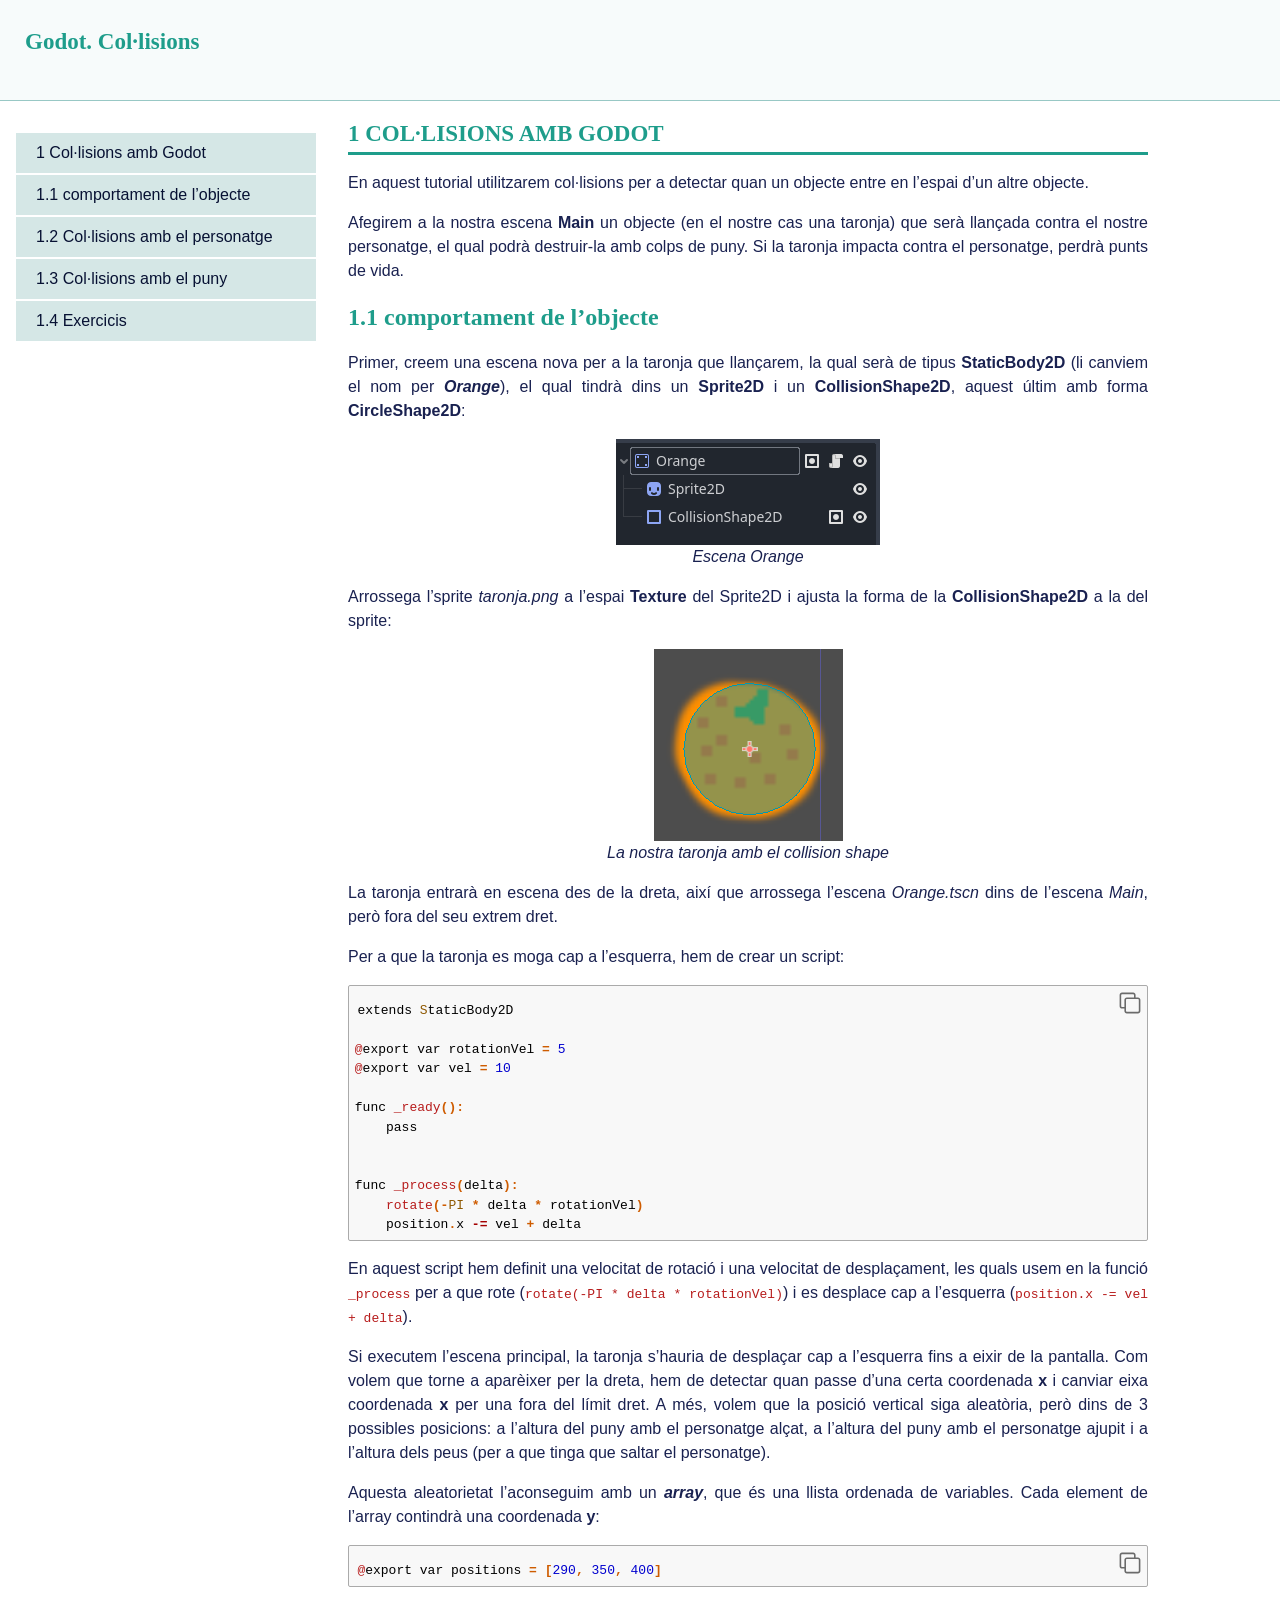
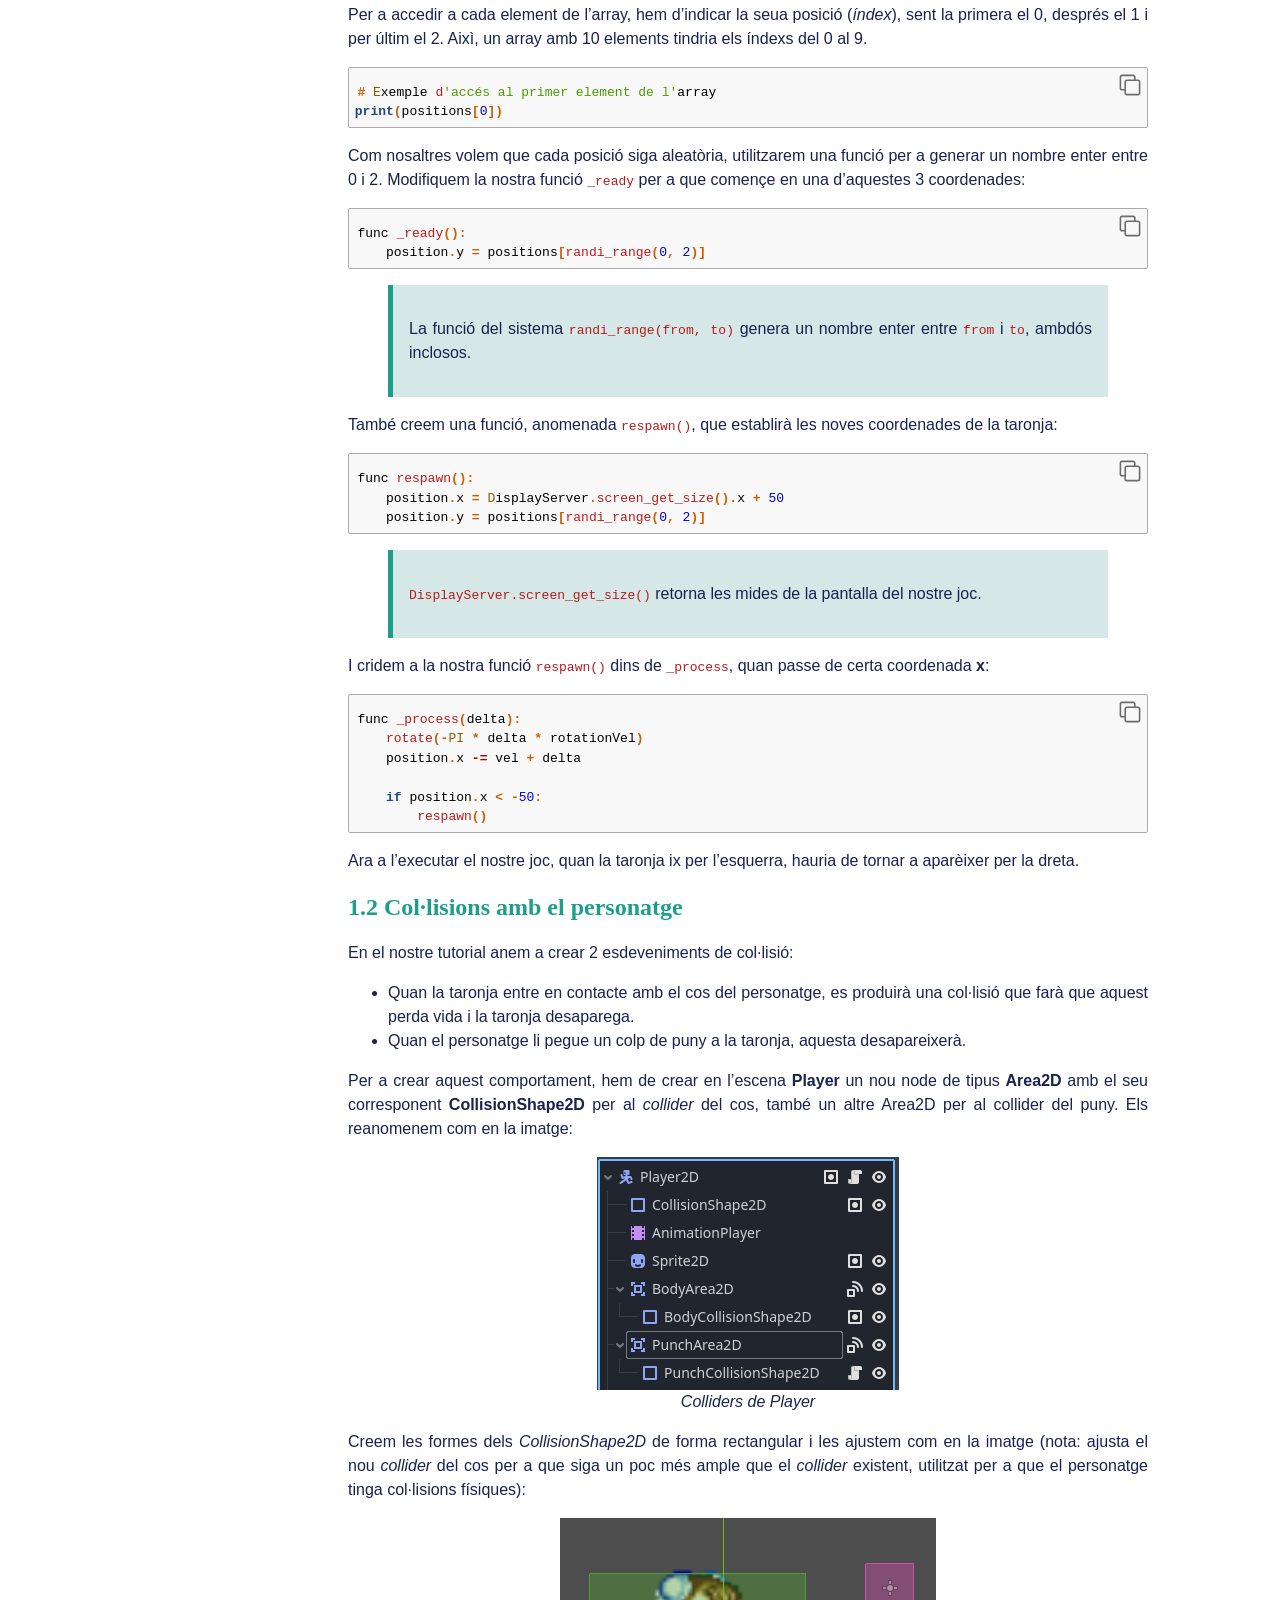
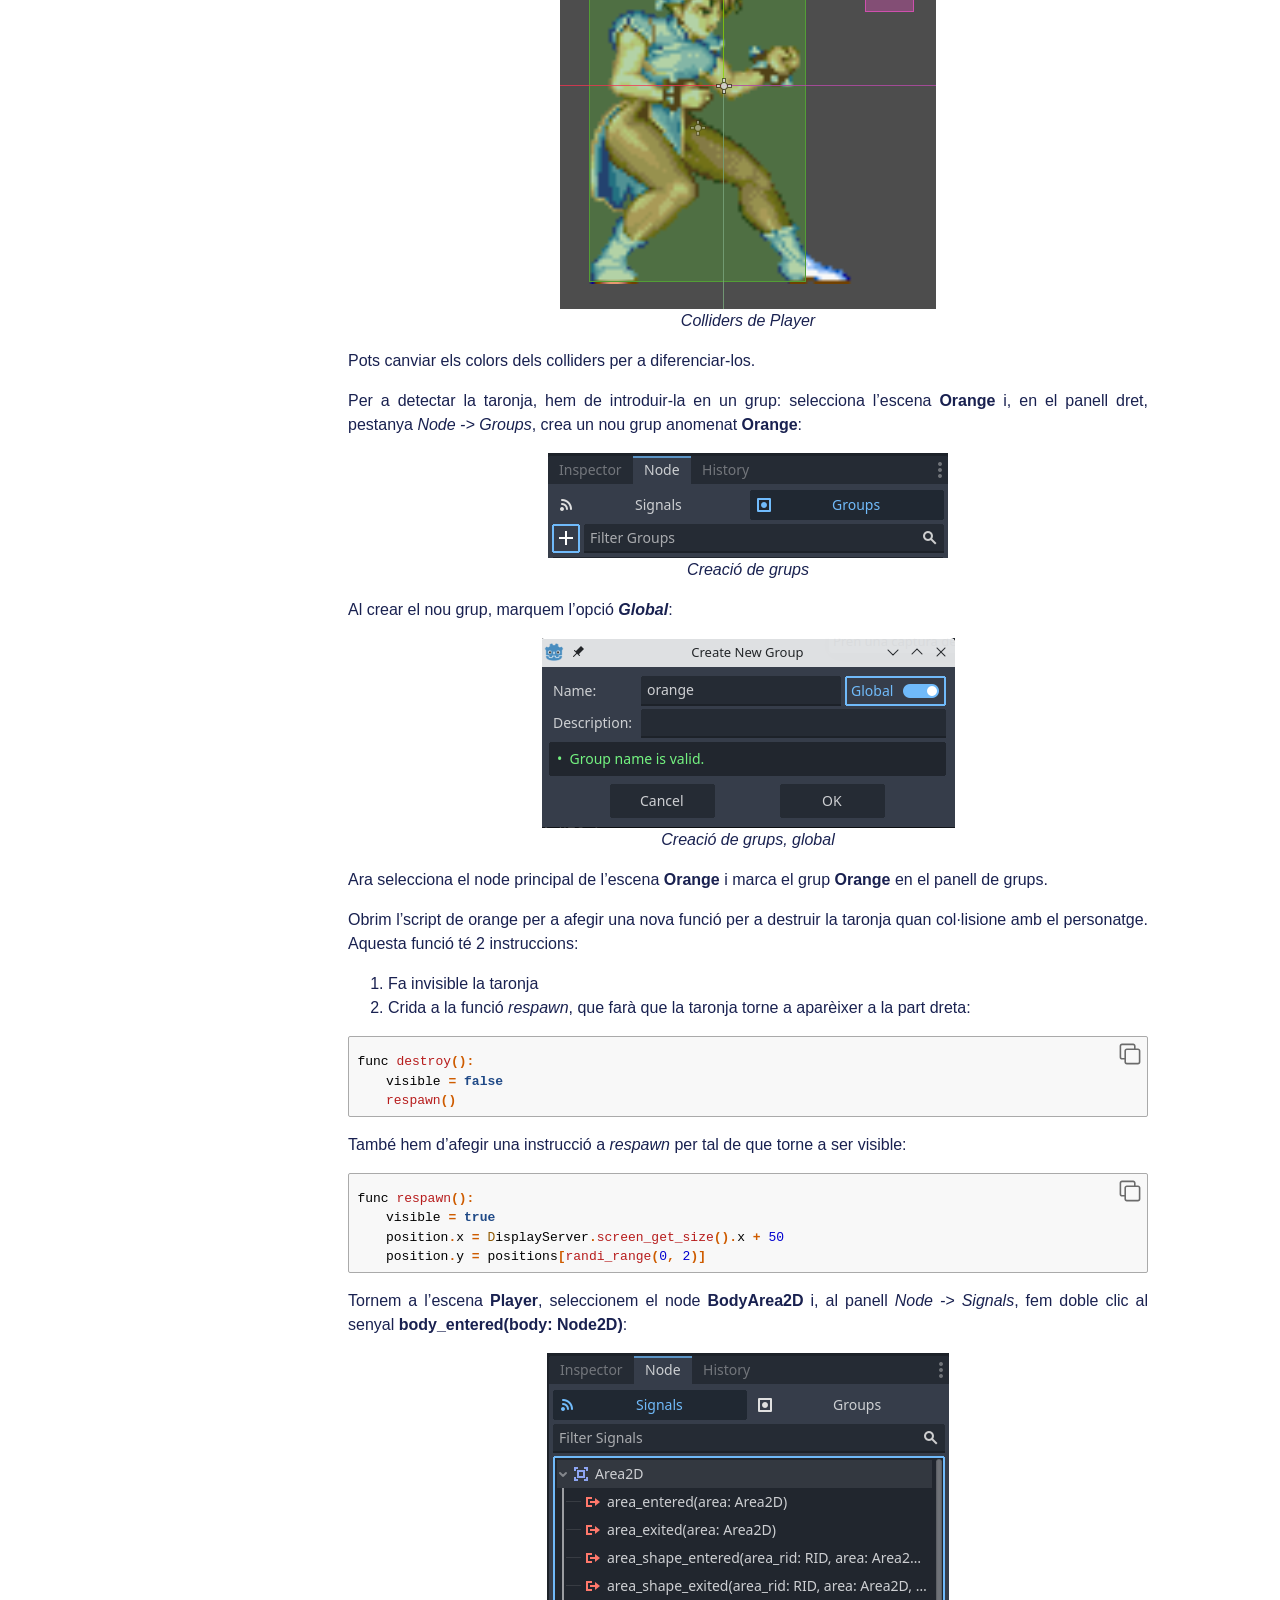
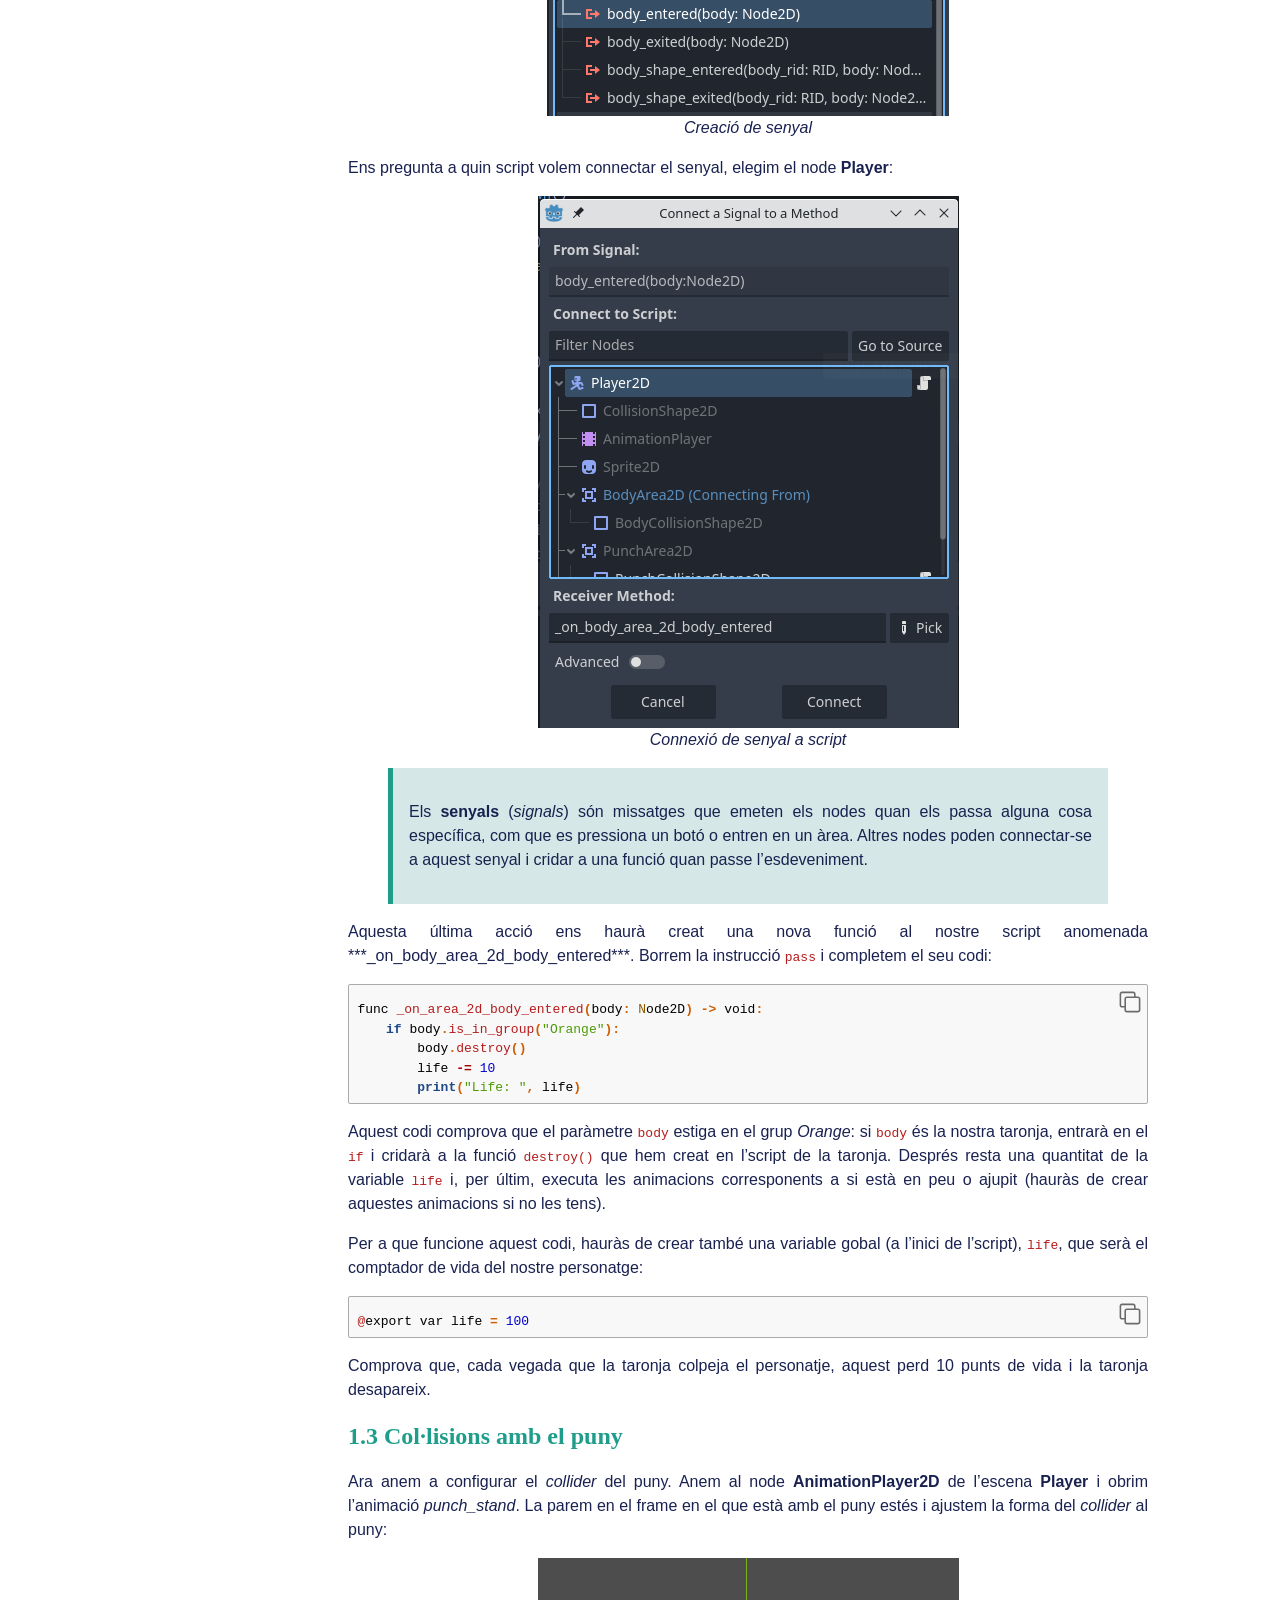
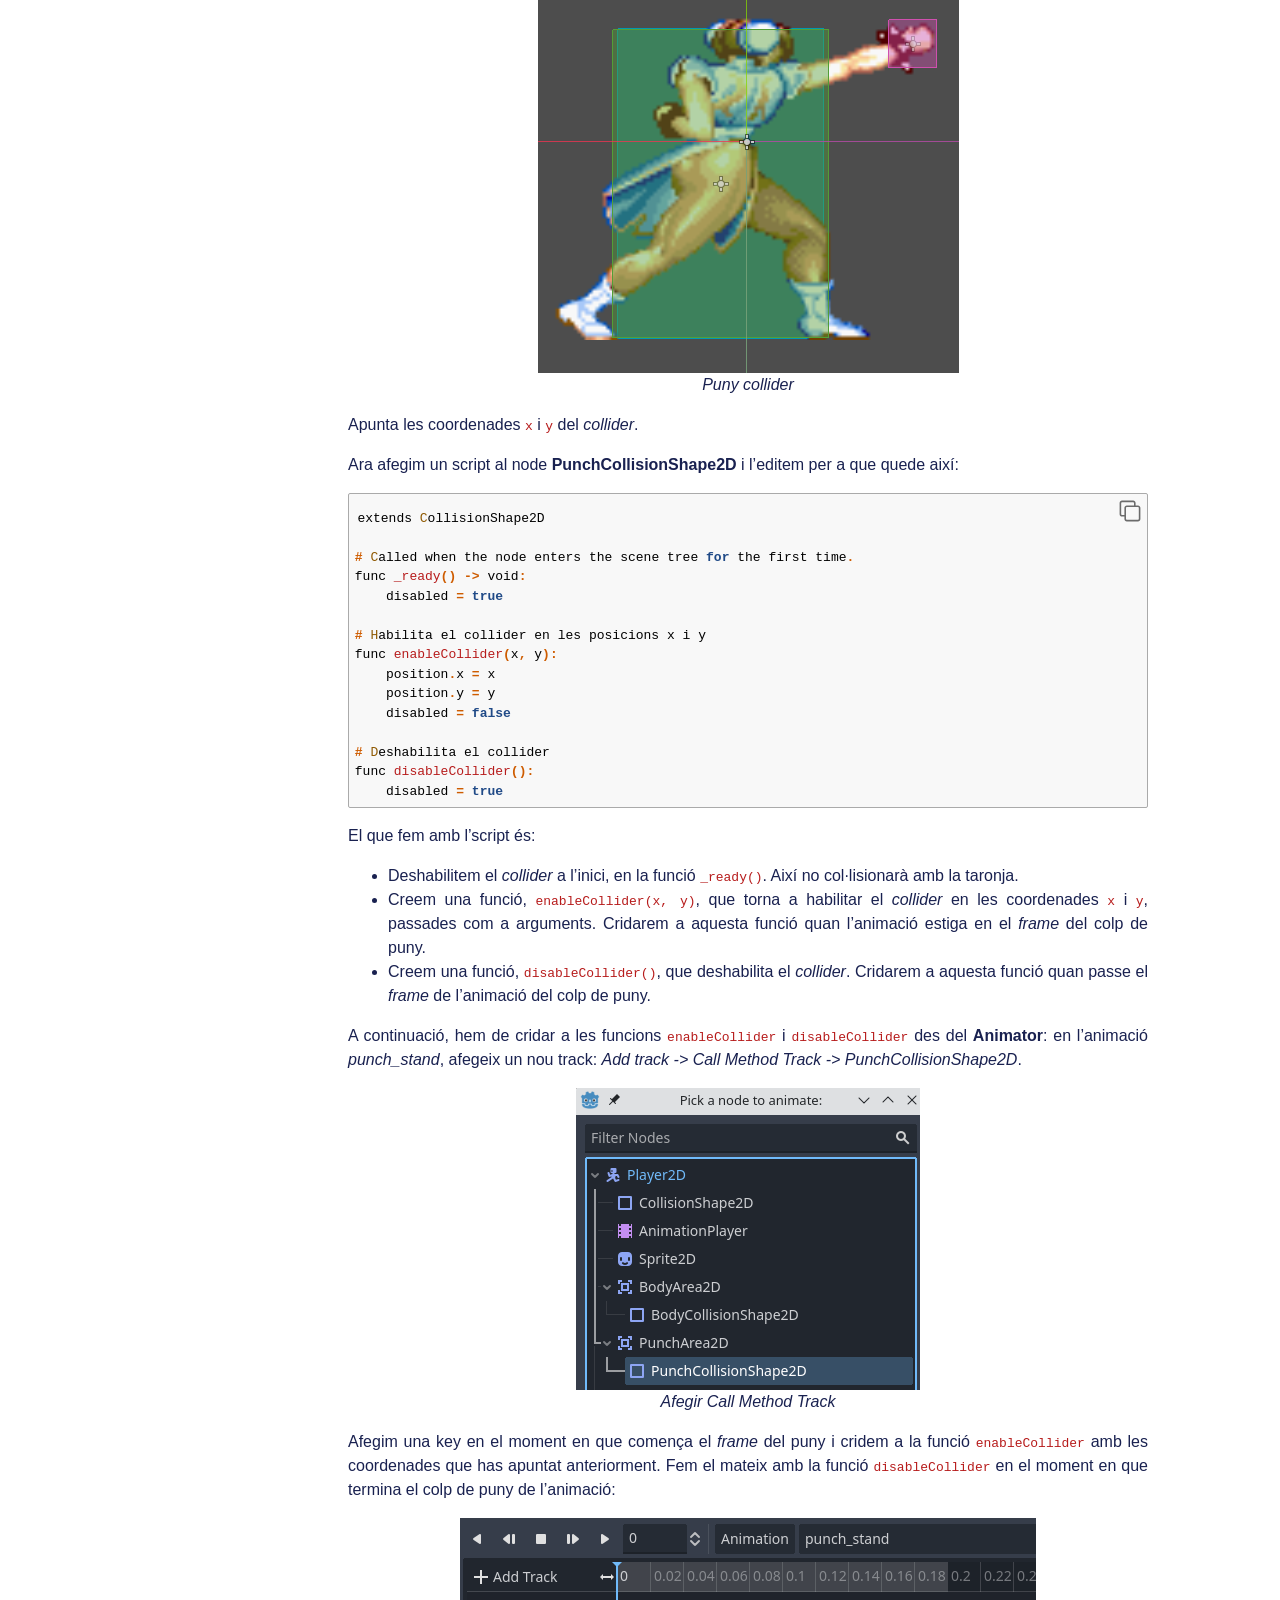
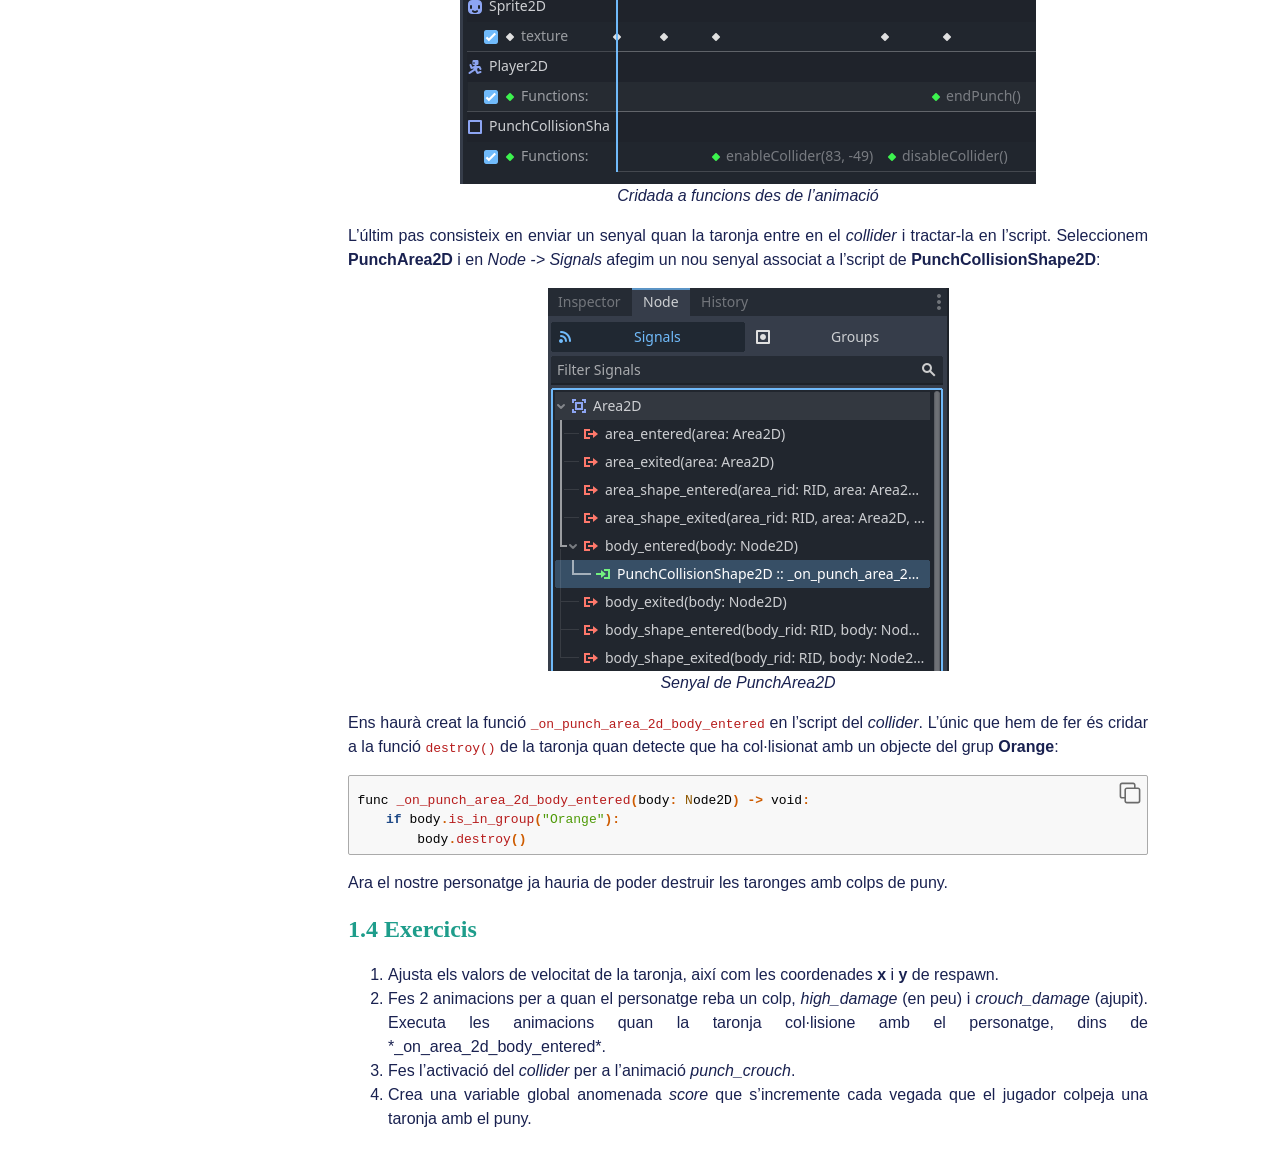
<file: docs/02._Tutorials_de_Godot/03- Colisions.html>
<!DOCTYPE html>
<html xmlns="http://www.w3.org/1999/xhtml" lang="ca" xml:lang="ca" >

<head>
    <meta charset="utf-8" />
    <meta name="generator" content="pandoc" />
    <meta name="viewport" content="width=device-width, initial-scale=1.0, user-scalable=yes" />     <meta name="author" content="Ricardo Sánchez" />        <title>Godot. Col·lisions</title>
    <style>
        code{white-space: pre-wrap;}
        span.smallcaps{font-variant: small-caps;}
        div.columns{display: flex; gap: min(4vw, 1.5em);}
        div.column{flex: auto; overflow-x: auto;}
        div.hanging-indent{margin-left: 1.5em; text-indent: -1.5em;}
        /* The extra [class] is a hack that increases specificity enough to
           override a similar rule in reveal.js */
        ul.task-list[class]{list-style: none;}
        ul.task-list li input[type="checkbox"] {
          font-size: inherit;
          width: 0.8em;
          margin: 0 0.8em 0.2em -1.6em;
          vertical-align: middle;
        }
        .display.math{display: block; text-align: center; margin: 0.5rem auto;}
        /* CSS for syntax highlighting */
        pre > code.sourceCode { white-space: pre; position: relative; }
        pre > code.sourceCode > span { line-height: 1.25; }
        pre > code.sourceCode > span:empty { height: 1.2em; }
        .sourceCode { overflow: visible; }
        code.sourceCode > span { color: inherit; text-decoration: inherit; }
        div.sourceCode { margin: 1em 0; }
        pre.sourceCode { margin: 0; }
        @media screen {
        div.sourceCode { overflow: auto; }
        }
        @media print {
        pre > code.sourceCode { white-space: pre-wrap; }
        pre > code.sourceCode > span { text-indent: -5em; padding-left: 5em; }
        }
        pre.numberSource code
          { counter-reset: source-line 0; }
        pre.numberSource code > span
          { position: relative; left: -4em; counter-increment: source-line; }
        pre.numberSource code > span > a:first-child::before
          { content: counter(source-line);
            position: relative; left: -1em; text-align: right; vertical-align: baseline;
            border: none; display: inline-block;
            -webkit-touch-callout: none; -webkit-user-select: none;
            -khtml-user-select: none; -moz-user-select: none;
            -ms-user-select: none; user-select: none;
            padding: 0 4px; width: 4em;
            color: #aaaaaa;
          }
        pre.numberSource { margin-left: 3em; border-left: 1px solid #aaaaaa;  padding-left: 4px; }
        div.sourceCode
          {  background-color: #f8f8f8; }
        @media screen {
        pre > code.sourceCode > span > a:first-child::before { text-decoration: underline; }
        }
        code span.al { color: #ef2929; } /* Alert */
        code span.an { color: #8f5902; font-weight: bold; font-style: italic; } /* Annotation */
        code span.at { color: #204a87; } /* Attribute */
        code span.bn { color: #0000cf; } /* BaseN */
        code span.cf { color: #204a87; font-weight: bold; } /* ControlFlow */
        code span.ch { color: #4e9a06; } /* Char */
        code span.cn { color: #8f5902; } /* Constant */
        code span.co { color: #8f5902; font-style: italic; } /* Comment */
        code span.cv { color: #8f5902; font-weight: bold; font-style: italic; } /* CommentVar */
        code span.do { color: #8f5902; font-weight: bold; font-style: italic; } /* Documentation */
        code span.dt { color: #204a87; } /* DataType */
        code span.dv { color: #0000cf; } /* DecVal */
        code span.er { color: #a40000; font-weight: bold; } /* Error */
        code span.ex { } /* Extension */
        code span.fl { color: #0000cf; } /* Float */
        code span.fu { color: #204a87; font-weight: bold; } /* Function */
        code span.im { } /* Import */
        code span.in { color: #8f5902; font-weight: bold; font-style: italic; } /* Information */
        code span.kw { color: #204a87; font-weight: bold; } /* Keyword */
        code span.op { color: #ce5c00; font-weight: bold; } /* Operator */
        code span.ot { color: #8f5902; } /* Other */
        code span.pp { color: #8f5902; font-style: italic; } /* Preprocessor */
        code span.sc { color: #ce5c00; font-weight: bold; } /* SpecialChar */
        code span.ss { color: #4e9a06; } /* SpecialString */
        code span.st { color: #4e9a06; } /* String */
        code span.va { color: #000000; } /* Variable */
        code span.vs { color: #4e9a06; } /* VerbatimString */
        code span.wa { color: #8f5902; font-weight: bold; font-style: italic; } /* Warning */
    </style>
        <link rel="stylesheet" href="../web_template/aqua.css" />  
    <!--[if lt IE 9]>
    <script src="//cdnjs.cloudflare.com/ajax/libs/html5shiv/3.7.3/html5shiv-printshiv.min.js"></script>
    <![endif]-->
      
</head>

<body>
    <div id="content">
                 <header id="title-block-header">
            <h1 class="title">Godot. Col·lisions</h1>
            <!---->
            <!--         <p class="author">Ricardo Sánchez</p>
         -->
                    </header>
                 <nav id="TOC" role="doc-toc">
            <div class="navContainer">
                 <ul>
<li><a href="#collisions-amb-godot" id="toc-collisions-amb-godot"><span
class="toc-section-number">1</span> Col·lisions amb Godot</a>
<ul>
<li><a href="#comportament-de-lobjecte"
id="toc-comportament-de-lobjecte"><span
class="toc-section-number">1.1</span> comportament de l’objecte</a></li>
<li><a href="#collisions-amb-el-personatge"
id="toc-collisions-amb-el-personatge"><span
class="toc-section-number">1.2</span> Col·lisions amb el
personatge</a></li>
<li><a href="#collisions-amb-el-puny"
id="toc-collisions-amb-el-puny"><span
class="toc-section-number">1.3</span> Col·lisions amb el puny</a></li>
<li><a href="#exercicis" id="toc-exercicis"><span
class="toc-section-number">1.4</span> Exercicis</a></li>
</ul></li>
</ul>
            </div>
        </nav>
                <main>
            <h1 data-number="1" id="collisions-amb-godot"><span
            class="header-section-number">1</span> Col·lisions amb
            Godot</h1>
            <p>En aquest tutorial utilitzarem col·lisions per a detectar
            quan un objecte entre en l’espai d’un altre objecte.</p>
            <p>Afegirem a la nostra escena <strong>Main</strong> un
            objecte (en el nostre cas una taronja) que serà llançada
            contra el nostre personatge, el qual podrà destruir-la amb
            colps de puny. Si la taronja impacta contra el personatge,
            perdrà punts de vida.</p>
            <h2 data-number="1.1" id="comportament-de-lobjecte"><span
            class="header-section-number">1.1</span> comportament de
            l’objecte</h2>
            <p>Primer, creem una escena nova per a la taronja que
            llançarem, la qual serà de tipus
            <strong>StaticBody2D</strong> (li canviem el nom per
            <strong><em>Orange</em></strong>), el qual tindrà dins un
            <strong>Sprite2D</strong> i un
            <strong>CollisionShape2D</strong>, aquest últim amb forma
            <strong>CircleShape2D</strong>:</p>
            <figure>
            <img src="images/orange_scene.png" alt="Escena Orange" />
            <figcaption aria-hidden="true">Escena Orange</figcaption>
            </figure>
            <p>Arrossega l’sprite <em>taronja.png</em> a l’espai
            <strong>Texture</strong> del Sprite2D i ajusta la forma de
            la <strong>CollisionShape2D</strong> a la del sprite:</p>
            <figure>
            <img src="images/orange_scene2.png"
            alt="La nostra taronja amb el collision shape" />
            <figcaption aria-hidden="true">La nostra taronja amb el
            collision shape</figcaption>
            </figure>
            <p>La taronja entrarà en escena des de la dreta, així que
            arrossega l’escena <em>Orange.tscn</em> dins de l’escena
            <em>Main</em>, però fora del seu extrem dret.</p>
            <p>Per a que la taronja es moga cap a l’esquerra, hem de
            crear un script:</p>
            <div class="sourceCode" id="cb1"><pre
            class="sourceCode lua"><code class="sourceCode lua"><span id="cb1-1"><a href="#cb1-1" aria-hidden="true" tabindex="-1"></a><span class="va">extends</span> <span class="cn">S</span><span class="va">taticBody2D</span></span>
<span id="cb1-2"><a href="#cb1-2" aria-hidden="true" tabindex="-1"></a></span>
<span id="cb1-3"><a href="#cb1-3" aria-hidden="true" tabindex="-1"></a>@<span class="va">export</span> <span class="va">var</span> <span class="va">rotationVel</span> <span class="op">=</span> <span class="dv">5</span></span>
<span id="cb1-4"><a href="#cb1-4" aria-hidden="true" tabindex="-1"></a>@<span class="va">export</span> <span class="va">var</span> <span class="va">vel</span> <span class="op">=</span> <span class="dv">10</span></span>
<span id="cb1-5"><a href="#cb1-5" aria-hidden="true" tabindex="-1"></a></span>
<span id="cb1-6"><a href="#cb1-6" aria-hidden="true" tabindex="-1"></a><span class="va">func</span> _ready<span class="op">():</span></span>
<span id="cb1-7"><a href="#cb1-7" aria-hidden="true" tabindex="-1"></a>    <span class="va">pass</span></span>
<span id="cb1-8"><a href="#cb1-8" aria-hidden="true" tabindex="-1"></a>    </span>
<span id="cb1-9"><a href="#cb1-9" aria-hidden="true" tabindex="-1"></a></span>
<span id="cb1-10"><a href="#cb1-10" aria-hidden="true" tabindex="-1"></a><span class="va">func</span> _process<span class="op">(</span><span class="va">delta</span><span class="op">):</span></span>
<span id="cb1-11"><a href="#cb1-11" aria-hidden="true" tabindex="-1"></a>    rotate<span class="op">(-</span><span class="cn">PI</span> <span class="op">*</span> <span class="va">delta</span> <span class="op">*</span> <span class="va">rotationVel</span><span class="op">)</span></span>
<span id="cb1-12"><a href="#cb1-12" aria-hidden="true" tabindex="-1"></a>    <span class="va">position</span><span class="op">.</span><span class="va">x</span> <span class="er">-=</span> <span class="va">vel</span> <span class="op">+</span> <span class="va">delta</span></span></code></pre></div>
            <p>En aquest script hem definit una velocitat de rotació i
            una velocitat de desplaçament, les quals usem en la funció
            <code>_process</code> per a que rote
            (<code>rotate(-PI * delta * rotationVel)</code>) i es
            desplace cap a l’esquerra
            (<code>position.x -= vel + delta</code>).</p>
            <p>Si executem l’escena principal, la taronja s’hauria de
            desplaçar cap a l’esquerra fins a eixir de la pantalla. Com
            volem que torne a aparèixer per la dreta, hem de detectar
            quan passe d’una certa coordenada <strong>x</strong> i
            canviar eixa coordenada <strong>x</strong> per una fora del
            límit dret. A més, volem que la posició vertical siga
            aleatòria, però dins de 3 possibles posicions: a l’altura
            del puny amb el personatge alçat, a l’altura del puny amb el
            personatge ajupit i a l’altura dels peus (per a que tinga
            que saltar el personatge).</p>
            <p>Aquesta aleatorietat l’aconseguim amb un
            <strong><em>array</em></strong>, que és una llista ordenada
            de variables. Cada element de l’array contindrà una
            coordenada <strong>y</strong>:</p>
            <div class="sourceCode" id="cb2"><pre
            class="sourceCode lua"><code class="sourceCode lua"><span id="cb2-1"><a href="#cb2-1" aria-hidden="true" tabindex="-1"></a>@<span class="va">export</span> <span class="va">var</span> <span class="va">positions</span> <span class="op">=</span> <span class="op">[</span><span class="dv">290</span><span class="op">,</span> <span class="dv">350</span><span class="op">,</span> <span class="dv">400</span><span class="op">]</span></span></code></pre></div>
            <p>Per a accedir a cada element de l’array, hem d’indicar la
            seua posició (<em>índex</em>), sent la primera el 0, després
            el 1 i per últim el 2. Aixì, un array amb 10 elements
            tindria els índexs del 0 al 9.</p>
            <div class="sourceCode" id="cb3"><pre
            class="sourceCode lua"><code class="sourceCode lua"><span id="cb3-1"><a href="#cb3-1" aria-hidden="true" tabindex="-1"></a><span class="op">#</span> <span class="cn">E</span><span class="va">xemple</span> d<span class="st">&#39;accés al primer element de l&#39;</span><span class="va">array</span></span>
<span id="cb3-2"><a href="#cb3-2" aria-hidden="true" tabindex="-1"></a><span class="fu">print</span><span class="op">(</span><span class="va">positions</span><span class="op">[</span><span class="dv">0</span><span class="op">])</span></span></code></pre></div>
            <p>Com nosaltres volem que cada posició siga aleatòria,
            utilitzarem una funció per a generar un nombre enter entre 0
            i 2. Modifiquem la nostra funció <code>_ready</code> per a
            que començe en una d’aquestes 3 coordenades:</p>
            <div class="sourceCode" id="cb4"><pre
            class="sourceCode lua"><code class="sourceCode lua"><span id="cb4-1"><a href="#cb4-1" aria-hidden="true" tabindex="-1"></a><span class="va">func</span> _ready<span class="op">():</span></span>
<span id="cb4-2"><a href="#cb4-2" aria-hidden="true" tabindex="-1"></a>    <span class="va">position</span><span class="op">.</span><span class="va">y</span> <span class="op">=</span> <span class="va">positions</span><span class="op">[</span>randi_range<span class="op">(</span><span class="dv">0</span><span class="op">,</span> <span class="dv">2</span><span class="op">)]</span></span></code></pre></div>
            <blockquote>
            <p>La funció del sistema <code>randi_range(from, to)</code>
            genera un nombre enter entre <code>from</code> i
            <code>to</code>, ambdós inclosos.</p>
            </blockquote>
            <p>També creem una funció, anomenada <code>respawn()</code>,
            que establirà les noves coordenades de la taronja:</p>
            <div class="sourceCode" id="cb5"><pre
            class="sourceCode lua"><code class="sourceCode lua"><span id="cb5-1"><a href="#cb5-1" aria-hidden="true" tabindex="-1"></a><span class="va">func</span> respawn<span class="op">():</span></span>
<span id="cb5-2"><a href="#cb5-2" aria-hidden="true" tabindex="-1"></a>    <span class="va">position</span><span class="op">.</span><span class="va">x</span> <span class="op">=</span> <span class="cn">D</span><span class="va">isplayServer</span><span class="op">.</span>screen_get_size<span class="op">().</span><span class="va">x</span> <span class="op">+</span> <span class="dv">50</span></span>
<span id="cb5-3"><a href="#cb5-3" aria-hidden="true" tabindex="-1"></a>    <span class="va">position</span><span class="op">.</span><span class="va">y</span> <span class="op">=</span> <span class="va">positions</span><span class="op">[</span>randi_range<span class="op">(</span><span class="dv">0</span><span class="op">,</span> <span class="dv">2</span><span class="op">)]</span></span></code></pre></div>
            <blockquote>
            <p><code>DisplayServer.screen_get_size()</code> retorna les
            mides de la pantalla del nostre joc.</p>
            </blockquote>
            <p>I cridem a la nostra funció <code>respawn()</code> dins
            de <code>_process</code>, quan passe de certa coordenada
            <strong>x</strong>:</p>
            <div class="sourceCode" id="cb6"><pre
            class="sourceCode lua"><code class="sourceCode lua"><span id="cb6-1"><a href="#cb6-1" aria-hidden="true" tabindex="-1"></a><span class="va">func</span> _process<span class="op">(</span><span class="va">delta</span><span class="op">):</span></span>
<span id="cb6-2"><a href="#cb6-2" aria-hidden="true" tabindex="-1"></a>    rotate<span class="op">(-</span><span class="cn">PI</span> <span class="op">*</span> <span class="va">delta</span> <span class="op">*</span> <span class="va">rotationVel</span><span class="op">)</span></span>
<span id="cb6-3"><a href="#cb6-3" aria-hidden="true" tabindex="-1"></a>    <span class="va">position</span><span class="op">.</span><span class="va">x</span> <span class="er">-=</span> <span class="va">vel</span> <span class="op">+</span> <span class="va">delta</span></span>
<span id="cb6-4"><a href="#cb6-4" aria-hidden="true" tabindex="-1"></a>    </span>
<span id="cb6-5"><a href="#cb6-5" aria-hidden="true" tabindex="-1"></a>    <span class="cf">if</span> <span class="va">position</span><span class="op">.</span><span class="va">x</span> <span class="op">&lt;</span> <span class="op">-</span><span class="dv">50</span><span class="op">:</span></span>
<span id="cb6-6"><a href="#cb6-6" aria-hidden="true" tabindex="-1"></a>        respawn<span class="op">()</span></span></code></pre></div>
            <p>Ara a l’executar el nostre joc, quan la taronja ix per
            l’esquerra, hauria de tornar a aparèixer per la dreta.</p>
            <h2 data-number="1.2"
            id="collisions-amb-el-personatge"><span
            class="header-section-number">1.2</span> Col·lisions amb el
            personatge</h2>
            <p>En el nostre tutorial anem a crear 2 esdeveniments de
            col·lisió:</p>
            <ul>
            <li>Quan la taronja entre en contacte amb el cos del
            personatge, es produirà una col·lisió que farà que aquest
            perda vida i la taronja desaparega.</li>
            <li>Quan el personatge li pegue un colp de puny a la
            taronja, aquesta desapareixerà.</li>
            </ul>
            <p>Per a crear aquest comportament, hem de crear en l’escena
            <strong>Player</strong> un nou node de tipus
            <strong>Area2D</strong> amb el seu corresponent
            <strong>CollisionShape2D</strong> per al <em>collider</em>
            del cos, també un altre Area2D per al collider del puny. Els
            reanomenem com en la imatge:</p>
            <figure>
            <img src="images/colliders.png" alt="Colliders de Player" />
            <figcaption aria-hidden="true">Colliders de
            Player</figcaption>
            </figure>
            <p>Creem les formes dels <em>CollisionShape2D</em> de forma
            rectangular i les ajustem com en la imatge (nota: ajusta el
            nou <em>collider</em> del cos per a que siga un poc més
            ample que el <em>collider</em> existent, utilitzat per a que
            el personatge tinga col·lisions físiques):</p>
            <figure>
            <img src="images/colliders2.png"
            alt="Colliders de Player" />
            <figcaption aria-hidden="true">Colliders de
            Player</figcaption>
            </figure>
            <p>Pots canviar els colors dels colliders per a
            diferenciar-los.</p>
            <p>Per a detectar la taronja, hem de introduir-la en un
            grup: selecciona l’escena <strong>Orange</strong> i, en el
            panell dret, pestanya <em>Node -&gt; Groups</em>, crea un
            nou grup anomenat <strong>Orange</strong>:</p>
            <figure>
            <img src="images/groups1.png" alt="Creació de grups" />
            <figcaption aria-hidden="true">Creació de grups</figcaption>
            </figure>
            <p>Al crear el nou grup, marquem l’opció
            <strong><em>Global</em></strong>:</p>
            <figure>
            <img src="images/groups2.png"
            alt="Creació de grups, global" />
            <figcaption aria-hidden="true">Creació de grups,
            global</figcaption>
            </figure>
            <p>Ara selecciona el node principal de l’escena
            <strong>Orange</strong> i marca el grup
            <strong>Orange</strong> en el panell de grups.</p>
            <p>Obrim l’script de orange per a afegir una nova funció per
            a destruir la taronja quan col·lisione amb el personatge.
            Aquesta funció té 2 instruccions:</p>
            <ol type="1">
            <li>Fa invisible la taronja</li>
            <li>Crida a la funció <em>respawn</em>, que farà que la
            taronja torne a aparèixer a la part dreta:</li>
            </ol>
            <div class="sourceCode" id="cb7"><pre
            class="sourceCode lua"><code class="sourceCode lua"><span id="cb7-1"><a href="#cb7-1" aria-hidden="true" tabindex="-1"></a><span class="va">func</span> destroy<span class="op">():</span></span>
<span id="cb7-2"><a href="#cb7-2" aria-hidden="true" tabindex="-1"></a>    <span class="va">visible</span> <span class="op">=</span> <span class="kw">false</span></span>
<span id="cb7-3"><a href="#cb7-3" aria-hidden="true" tabindex="-1"></a>    respawn<span class="op">()</span></span></code></pre></div>
            <p>També hem d’afegir una instrucció a <em>respawn</em> per
            tal de que torne a ser visible:</p>
            <div class="sourceCode" id="cb8"><pre
            class="sourceCode lua"><code class="sourceCode lua"><span id="cb8-1"><a href="#cb8-1" aria-hidden="true" tabindex="-1"></a><span class="va">func</span> respawn<span class="op">():</span></span>
<span id="cb8-2"><a href="#cb8-2" aria-hidden="true" tabindex="-1"></a>    <span class="va">visible</span> <span class="op">=</span> <span class="kw">true</span></span>
<span id="cb8-3"><a href="#cb8-3" aria-hidden="true" tabindex="-1"></a>    <span class="va">position</span><span class="op">.</span><span class="va">x</span> <span class="op">=</span> <span class="cn">D</span><span class="va">isplayServer</span><span class="op">.</span>screen_get_size<span class="op">().</span><span class="va">x</span> <span class="op">+</span> <span class="dv">50</span></span>
<span id="cb8-4"><a href="#cb8-4" aria-hidden="true" tabindex="-1"></a>    <span class="va">position</span><span class="op">.</span><span class="va">y</span> <span class="op">=</span> <span class="va">positions</span><span class="op">[</span>randi_range<span class="op">(</span><span class="dv">0</span><span class="op">,</span> <span class="dv">2</span><span class="op">)]</span></span></code></pre></div>
            <p>Tornem a l’escena <strong>Player</strong>, seleccionem el
            node <strong>BodyArea2D</strong> i, al panell <em>Node -&gt;
            Signals</em>, fem doble clic al senyal
            <strong>body_entered(body: Node2D)</strong>:</p>
            <figure>
            <img src="images/signal1.png" alt="Creació de senyal" />
            <figcaption aria-hidden="true">Creació de
            senyal</figcaption>
            </figure>
            <p>Ens pregunta a quin script volem connectar el senyal,
            elegim el node <strong>Player</strong>:</p>
            <figure>
            <img src="images/signal2.png"
            alt="Connexió de senyal a script" />
            <figcaption aria-hidden="true">Connexió de senyal a
            script</figcaption>
            </figure>
            <blockquote>
            <p>Els <strong>senyals</strong> (<em>signals</em>) són
            missatges que emeten els nodes quan els passa alguna cosa
            específica, com que es pressiona un botó o entren en un
            àrea. Altres nodes poden connectar-se a aquest senyal i
            cridar a una funció quan passe l’esdeveniment.</p>
            </blockquote>
            <p>Aquesta última acció ens haurà creat una nova funció al
            nostre script anomenada ***_on_body_area_2d_body_entered***.
            Borrem la instrucció <code>pass</code> i completem el seu
            codi:</p>
            <div class="sourceCode" id="cb9"><pre
            class="sourceCode lua"><code class="sourceCode lua"><span id="cb9-1"><a href="#cb9-1" aria-hidden="true" tabindex="-1"></a><span class="va">func</span> _on_area_2d_body_entered<span class="op">(</span><span class="va">body</span><span class="op">:</span> <span class="cn">N</span><span class="va">ode2D</span><span class="op">)</span> <span class="op">-&gt;</span> <span class="va">void</span><span class="op">:</span></span>
<span id="cb9-2"><a href="#cb9-2" aria-hidden="true" tabindex="-1"></a>    <span class="cf">if</span> <span class="va">body</span><span class="op">.</span>is_in_group<span class="op">(</span><span class="st">&quot;Orange&quot;</span><span class="op">):</span></span>
<span id="cb9-3"><a href="#cb9-3" aria-hidden="true" tabindex="-1"></a>        <span class="va">body</span><span class="op">.</span>destroy<span class="op">()</span></span>
<span id="cb9-4"><a href="#cb9-4" aria-hidden="true" tabindex="-1"></a>        <span class="va">life</span> <span class="er">-=</span> <span class="dv">10</span></span>
<span id="cb9-5"><a href="#cb9-5" aria-hidden="true" tabindex="-1"></a>        <span class="fu">print</span><span class="op">(</span><span class="st">&quot;Life: &quot;</span><span class="op">,</span> <span class="va">life</span><span class="op">)</span></span></code></pre></div>
            <p>Aquest codi comprova que el paràmetre <code>body</code>
            estiga en el grup <em>Orange</em>: si <code>body</code> és
            la nostra taronja, entrarà en el <code>if</code> i cridarà a
            la funció <code>destroy()</code> que hem creat en l’script
            de la taronja. Després resta una quantitat de la variable
            <code>life</code> i, per últim, executa les animacions
            corresponents a si està en peu o ajupit (hauràs de crear
            aquestes animacions si no les tens).</p>
            <p>Per a que funcione aquest codi, hauràs de crear també una
            variable gobal (a l’inici de l’script), <code>life</code>,
            que serà el comptador de vida del nostre personatge:</p>
            <div class="sourceCode" id="cb10"><pre
            class="sourceCode lua"><code class="sourceCode lua"><span id="cb10-1"><a href="#cb10-1" aria-hidden="true" tabindex="-1"></a>@<span class="va">export</span> <span class="va">var</span> <span class="va">life</span> <span class="op">=</span> <span class="dv">100</span></span></code></pre></div>
            <p>Comprova que, cada vegada que la taronja colpeja el
            personatje, aquest perd 10 punts de vida i la taronja
            desapareix.</p>
            <h2 data-number="1.3" id="collisions-amb-el-puny"><span
            class="header-section-number">1.3</span> Col·lisions amb el
            puny</h2>
            <p>Ara anem a configurar el <em>collider</em> del puny. Anem
            al node <strong>AnimationPlayer2D</strong> de l’escena
            <strong>Player</strong> i obrim l’animació
            <em>punch_stand</em>. La parem en el frame en el que està
            amb el puny estés i ajustem la forma del <em>collider</em>
            al puny:</p>
            <figure>
            <img src="images/punch_stand_collider.png"
            alt="Puny collider" />
            <figcaption aria-hidden="true">Puny collider</figcaption>
            </figure>
            <p>Apunta les coordenades <code>x</code> i <code>y</code>
            del <em>collider</em>.</p>
            <p>Ara afegim un script al node
            <strong>PunchCollisionShape2D</strong> i l’editem per a que
            quede així:</p>
            <div class="sourceCode" id="cb11"><pre
            class="sourceCode lua"><code class="sourceCode lua"><span id="cb11-1"><a href="#cb11-1" aria-hidden="true" tabindex="-1"></a><span class="va">extends</span> <span class="cn">C</span><span class="va">ollisionShape2D</span></span>
<span id="cb11-2"><a href="#cb11-2" aria-hidden="true" tabindex="-1"></a></span>
<span id="cb11-3"><a href="#cb11-3" aria-hidden="true" tabindex="-1"></a><span class="op">#</span> <span class="cn">C</span><span class="va">alled</span> <span class="va">when</span> <span class="va">the</span> <span class="va">node</span> <span class="va">enters</span> <span class="va">the</span> <span class="va">scene</span> <span class="va">tree</span> <span class="cf">for</span> <span class="va">the</span> <span class="va">first</span> <span class="va">time</span><span class="op">.</span></span>
<span id="cb11-4"><a href="#cb11-4" aria-hidden="true" tabindex="-1"></a><span class="va">func</span> _ready<span class="op">()</span> <span class="op">-&gt;</span> <span class="va">void</span><span class="op">:</span></span>
<span id="cb11-5"><a href="#cb11-5" aria-hidden="true" tabindex="-1"></a>    <span class="va">disabled</span> <span class="op">=</span> <span class="kw">true</span></span>
<span id="cb11-6"><a href="#cb11-6" aria-hidden="true" tabindex="-1"></a></span>
<span id="cb11-7"><a href="#cb11-7" aria-hidden="true" tabindex="-1"></a><span class="op">#</span> <span class="cn">H</span><span class="va">abilita</span> <span class="va">el</span> <span class="va">collider</span> <span class="va">en</span> <span class="va">les</span> <span class="va">posicions</span> <span class="va">x</span> <span class="va">i</span> <span class="va">y</span></span>
<span id="cb11-8"><a href="#cb11-8" aria-hidden="true" tabindex="-1"></a><span class="va">func</span> enableCollider<span class="op">(</span><span class="va">x</span><span class="op">,</span> <span class="va">y</span><span class="op">):</span></span>
<span id="cb11-9"><a href="#cb11-9" aria-hidden="true" tabindex="-1"></a>    <span class="va">position</span><span class="op">.</span><span class="va">x</span> <span class="op">=</span> <span class="va">x</span></span>
<span id="cb11-10"><a href="#cb11-10" aria-hidden="true" tabindex="-1"></a>    <span class="va">position</span><span class="op">.</span><span class="va">y</span> <span class="op">=</span> <span class="va">y</span></span>
<span id="cb11-11"><a href="#cb11-11" aria-hidden="true" tabindex="-1"></a>    <span class="va">disabled</span> <span class="op">=</span> <span class="kw">false</span></span>
<span id="cb11-12"><a href="#cb11-12" aria-hidden="true" tabindex="-1"></a>    </span>
<span id="cb11-13"><a href="#cb11-13" aria-hidden="true" tabindex="-1"></a><span class="op">#</span> <span class="cn">D</span><span class="va">eshabilita</span> <span class="va">el</span> <span class="va">collider</span></span>
<span id="cb11-14"><a href="#cb11-14" aria-hidden="true" tabindex="-1"></a><span class="va">func</span> disableCollider<span class="op">():</span></span>
<span id="cb11-15"><a href="#cb11-15" aria-hidden="true" tabindex="-1"></a>    <span class="va">disabled</span> <span class="op">=</span> <span class="kw">true</span></span></code></pre></div>
            <p>El que fem amb l’script és:</p>
            <ul>
            <li>Deshabilitem el <em>collider</em> a l’inici, en la
            funció <code>_ready()</code>. Així no col·lisionarà amb la
            taronja.</li>
            <li>Creem una funció, <code>enableCollider(x, y)</code>, que
            torna a habilitar el <em>collider</em> en les coordenades
            <code>x</code> i <code>y</code>, passades com a arguments.
            Cridarem a aquesta funció quan l’animació estiga en el
            <em>frame</em> del colp de puny.</li>
            <li>Creem una funció, <code>disableCollider()</code>, que
            deshabilita el <em>collider</em>. Cridarem a aquesta funció
            quan passe el <em>frame</em> de l’animació del colp de
            puny.</li>
            </ul>
            <p>A continuació, hem de cridar a les funcions
            <code>enableCollider</code> i <code>disableCollider</code>
            des del <strong>Animator</strong>: en l’animació
            <em>punch_stand</em>, afegeix un nou track: <em>Add track
            -&gt; Call Method Track -&gt;
            PunchCollisionShape2D</em>.</p>
            <figure>
            <img src="images/call_method1.png"
            alt="Afegir Call Method Track" />
            <figcaption aria-hidden="true">Afegir Call Method
            Track</figcaption>
            </figure>
            <p>Afegim una key en el moment en que comença el
            <em>frame</em> del puny i cridem a la funció
            <code>enableCollider</code> amb les coordenades que has
            apuntat anteriorment. Fem el mateix amb la funció
            <code>disableCollider</code> en el moment en que termina el
            colp de puny de l’animació:</p>
            <figure>
            <img src="images/call_method2.png"
            alt="Cridada a funcions des de l’animació" />
            <figcaption aria-hidden="true">Cridada a funcions des de
            l’animació</figcaption>
            </figure>
            <p>L’últim pas consisteix en enviar un senyal quan la
            taronja entre en el <em>collider</em> i tractar-la en
            l’script. Seleccionem <strong>PunchArea2D</strong> i en
            <em>Node -&gt; Signals</em> afegim un nou senyal associat a
            l’script de <strong>PunchCollisionShape2D</strong>:</p>
            <figure>
            <img src="images/signal3.png" alt="Senyal de PunchArea2D" />
            <figcaption aria-hidden="true">Senyal de
            PunchArea2D</figcaption>
            </figure>
            <p>Ens haurà creat la funció
            <code>_on_punch_area_2d_body_entered</code> en l’script del
            <em>collider</em>. L’únic que hem de fer és cridar a la
            funció <code>destroy()</code> de la taronja quan detecte que
            ha col·lisionat amb un objecte del grup
            <strong>Orange</strong>:</p>
            <div class="sourceCode" id="cb12"><pre
            class="sourceCode lua"><code class="sourceCode lua"><span id="cb12-1"><a href="#cb12-1" aria-hidden="true" tabindex="-1"></a><span class="va">func</span> _on_punch_area_2d_body_entered<span class="op">(</span><span class="va">body</span><span class="op">:</span> <span class="cn">N</span><span class="va">ode2D</span><span class="op">)</span> <span class="op">-&gt;</span> <span class="va">void</span><span class="op">:</span></span>
<span id="cb12-2"><a href="#cb12-2" aria-hidden="true" tabindex="-1"></a>    <span class="cf">if</span> <span class="va">body</span><span class="op">.</span>is_in_group<span class="op">(</span><span class="st">&quot;Orange&quot;</span><span class="op">):</span></span>
<span id="cb12-3"><a href="#cb12-3" aria-hidden="true" tabindex="-1"></a>        <span class="va">body</span><span class="op">.</span>destroy<span class="op">()</span></span></code></pre></div>
            <p>Ara el nostre personatge ja hauria de poder destruir les
            taronges amb colps de puny.</p>
            <h2 data-number="1.4" id="exercicis"><span
            class="header-section-number">1.4</span> Exercicis</h2>
            <ol type="1">
            <li>Ajusta els valors de velocitat de la taronja, així com
            les coordenades <strong>x</strong> i <strong>y</strong> de
            respawn.</li>
            <li>Fes 2 animacions per a quan el personatge reba un colp,
            <em>high_damage</em> (en peu) i <em>crouch_damage</em>
            (ajupit). Executa les animacions quan la taronja col·lisione
            amb el personatge, dins de *_on_area_2d_body_entered*.</li>
            <li>Fes l’activació del <em>collider</em> per a l’animació
            <em>punch_crouch</em>.</li>
            <li>Crea una variable global anomenada <em>score</em> que
            s’incremente cada vegada que el jugador colpeja una taronja
            amb el puny.</li>
            </ol>
        </main>
        

        <!--- Modal images -->

        <!-- The Modal -->
        <div id="myModal" class="modal">

            <!-- The Close Button -->
            <!--span class="close">&times;</span-->

            <!-- Modal Content (The Image) -->
            <img class="modal-content" id="img01">

            <!-- Modal Caption (Image Text) -->
            <div id="caption"></div>
        </div>

        <!-- End Modal Images -->

        <!-- Snackbar for copy code -->
        <div id="snackbar">Codi copiat!</div>
        <!-- End Snackbar -->

        <script>
            function ModalizeImages() {
                // Script basat en https://www.w3schools.com/howto/howto_css_modal_images.asp
                // PEr ampliar imatges en fer click

                // Get the modal
                var modal = document.getElementById("myModal");

                var modalImg = document.getElementById("img01");
                var captionText = document.getElementById("caption");

                // Get the image and insert it inside the modal - use its "alt" text as a caption
                //var img = document.getElementById("myImg");
                document.querySelectorAll("img").forEach((img => {
                        img.onclick = function() {
                            modal.style.display = "block";
                            modalImg.src = this.src;
                            captionText.innerHTML = this.alt;
                        }
                    }))
                    // Get the <span> element that closes the modal
                var span = document.getElementsByClassName("close")[0];

                // When the user clicks on <span> (x), close the modal
                //span.onclick = function() {
                myModal.onclick = function() {
                    modal.style.display = "none";
                }


            }


            function markItem(id) {
                // Restaurem format de tots
                document.querySelectorAll("#TOC a").forEach(function(item) {
                        //item.style.fontWeight = "300";
                        item.classList.remove("navItemSelected");
                    })
                    //item.style.color = "#ff0000";

                // Afegim format
                let items = document.querySelectorAll("#TOC a[href='#" + id + "']");
                items.forEach(function(item) {
                    //item.style.fontWeight = "bolder";
                    item.classList.add("navItemSelected");
                })

            }

            var observer = new IntersectionObserver(function(entries) {
                // isIntersecting is true when element and viewport are overlapping
                // isIntersecting is false when element and viewport don't overlap
                if (entries[0].isIntersecting === true) {
                    let id = entries[0].target.id;
                    markItem(id);
                }

            }, {
                threshold: [0]
            });

            window.addEventListener("load", function() {
                document.querySelectorAll("h1, h2, h3").forEach(function(item) {
                    observer.observe(item);
                });

                document.querySelectorAll("#TOC a").forEach(function(item) {
                    item.addEventListener("click", function(item) {
                        markItem(item.id);
                    })
                })

                // Fem modals totes les imatges
                ModalizeImages();
            })

            document.querySelector("#TOC").addEventListener("click", function(event) {
                let toc = event.target
                if (toc.offsetWidth > 10) {
                    toc.classList.add("minimizedToc");
                }
            })

            document.querySelector("#TOC").addEventListener("mouseover", function(event) {
                let toc = event.target
                if (toc.classList.contains("minimizedToc"))
                    toc.classList.remove("minimizedToc");
            })


                        
            /* PER COPIAR CODI */


            // Busca tots els elements amb la classe "sourceCode"
            var sourceCodeElements = document.querySelectorAll('div.sourceCode');

            /*Afegim el botó a tots els divs */
            // Afegir un botó per a cada element "sourceCode"
            sourceCodeElements.forEach(function(element) {
                console.log(element.id);
                var button = document.createElement('div');
                button.className = 'button-copy';

                // Afegir una icona al botó (fa servir FontAwesome com a exemple)
                //var icon = document.createElement('i');
                //icon.className = 'fas fa-copy'; // Utilitza l'ícona "copy" de FontAwesome

                // Obté l'ID de l'element actual
                var elementId = element.id;

                // Afegeix un event listener al botó per cridar la funció amb l'ID
                button.addEventListener('click', function() {
                    copyContent(elementId);
                });

                // Afegeix l'icona al botó i el botó just dins de l'element "sourceCode"
                //button.appendChild(icon);
                element.appendChild(button);
            });



            // Funció per copiar el contingut d'un element amb l'ID donat
            function copyContent(elementId) {
                var element = document.getElementById(elementId);
                var textToCopy = element.innerText;

                // Crea un element de text i copia el contingut
                var textArea = document.createElement('textarea');
                textArea.value = textToCopy;
                document.body.appendChild(textArea);

                // Selecciona i copia el text
                textArea.select();
                document.execCommand('copy');

                // Elimina l'element de text afegit temporalment
                document.body.removeChild(textArea);

                // Notifica a l'usuari que el codi s'ha copiat
                mostraSnackbar();
            }

            /* SNACKBAR EN COPIAR CODI */

            function mostraSnackbar() {
            // Busquem l'snackbar
            var x = document.getElementById("snackbar");

            // Li afegim la classe show
            x.className = "show";

            // I als tres segons la llevem
            setTimeout(function(){ x.className = x.className.replace("show", ""); }, 3000);
            } 




        </script>
    </div>
</body>

</html>
</file>
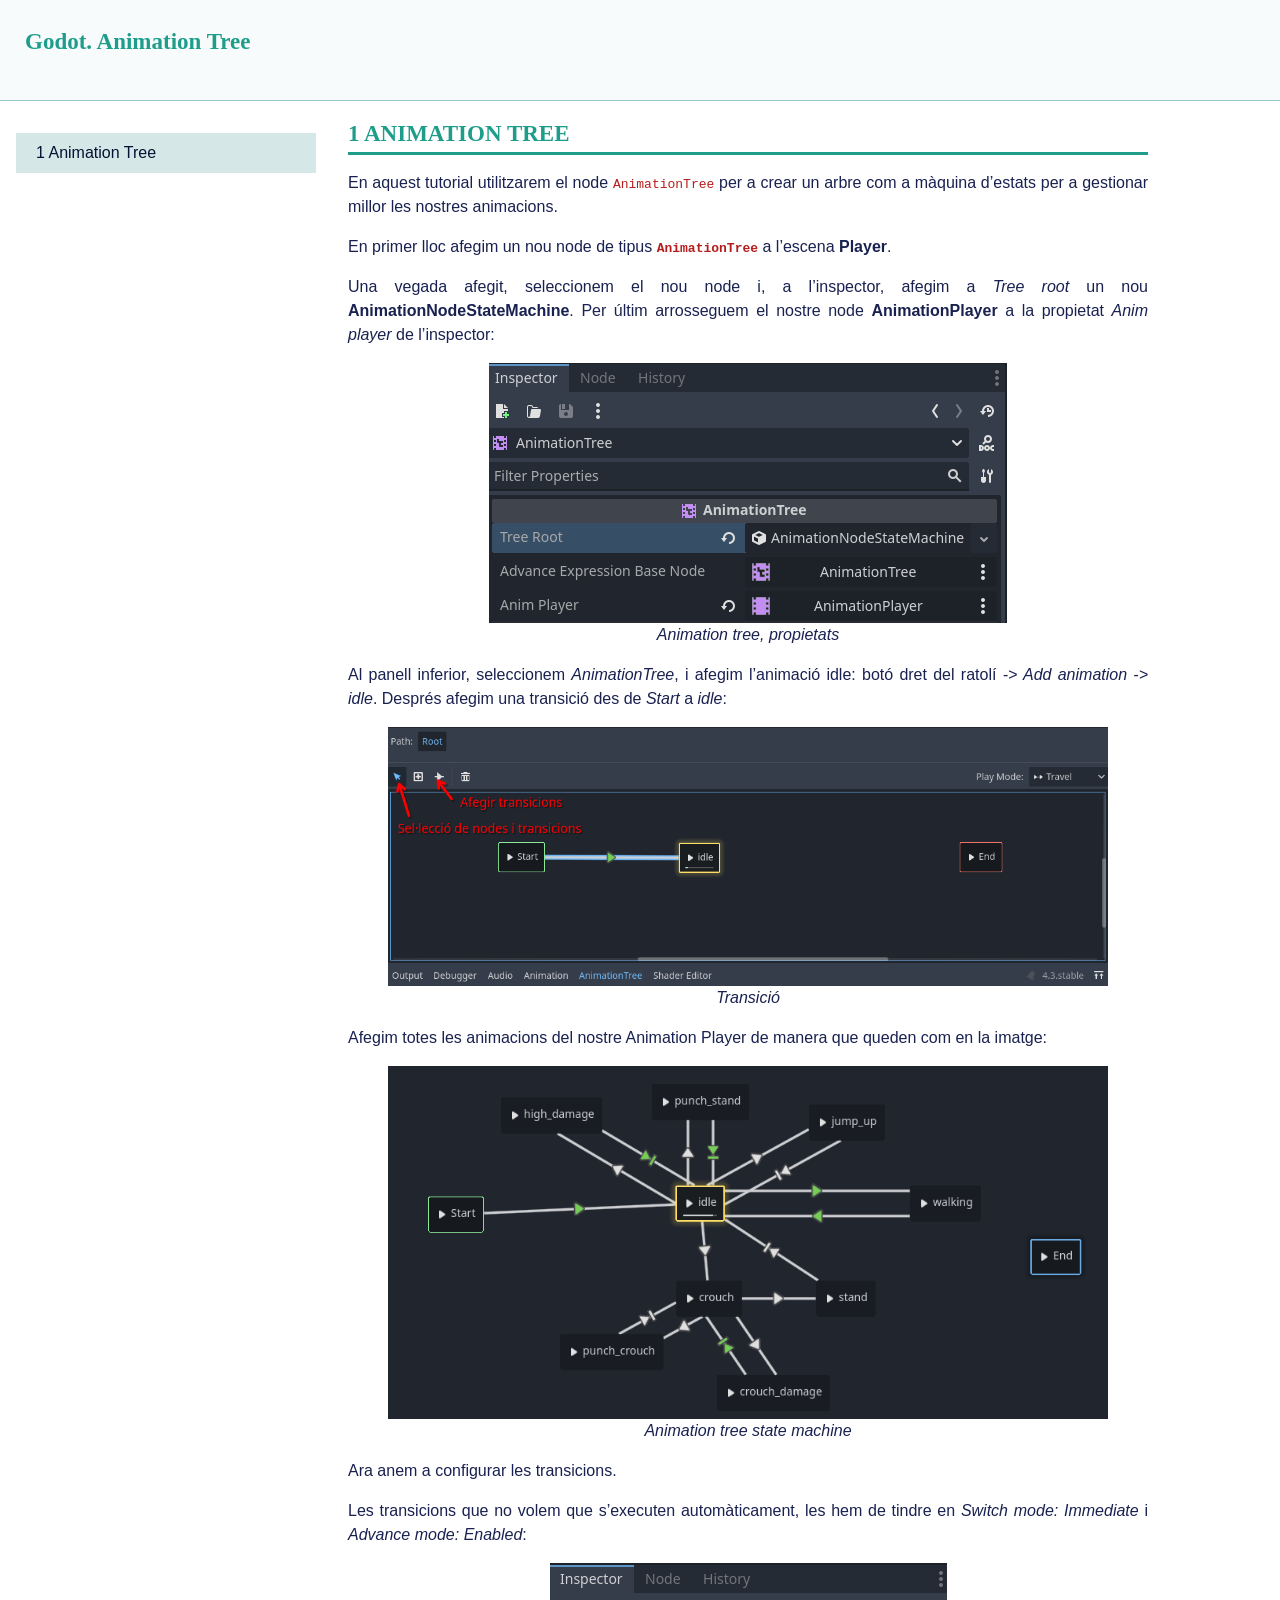
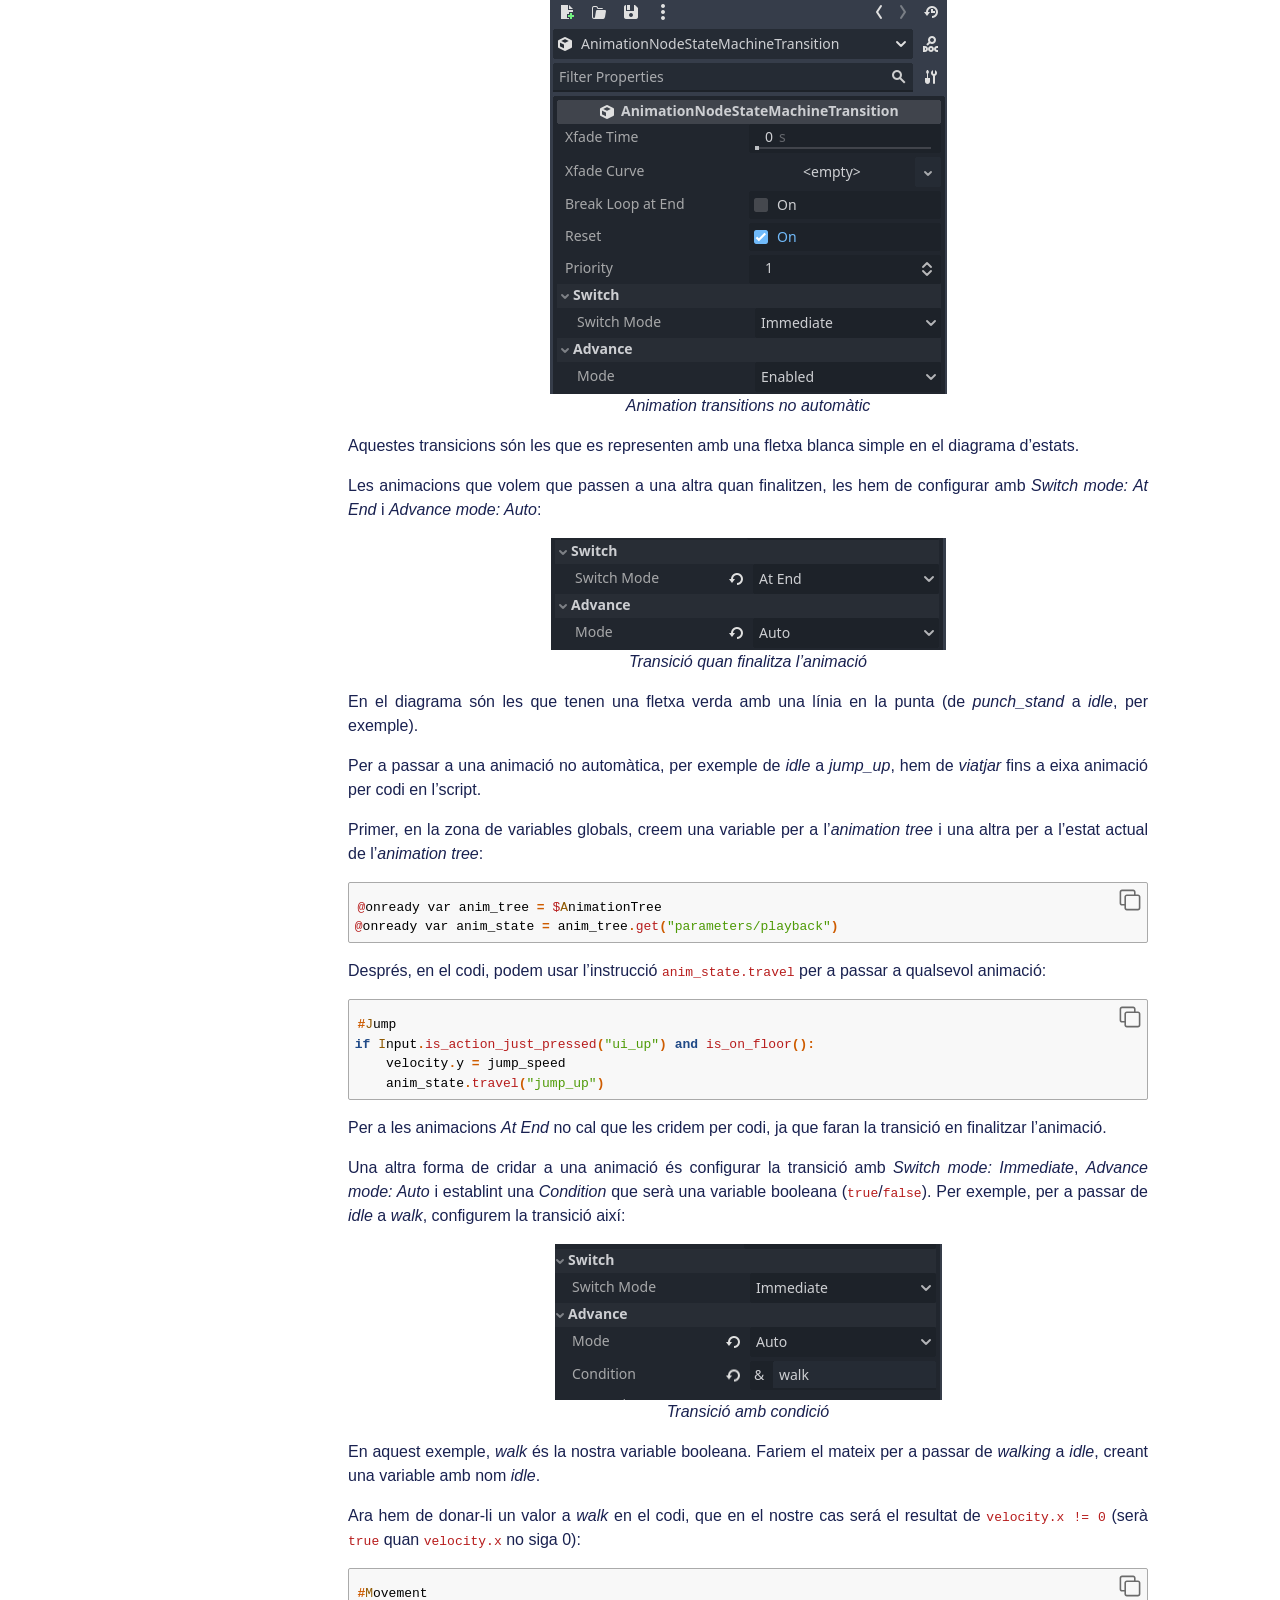
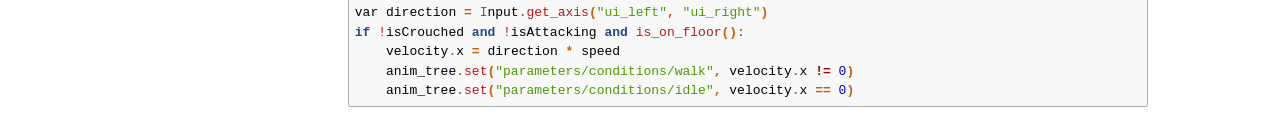
<file: docs/02._Tutorials_de_Godot/04- Animation Tree.html>
<!DOCTYPE html>
<html xmlns="http://www.w3.org/1999/xhtml" lang="ca" xml:lang="ca" >

<head>
    <meta charset="utf-8" />
    <meta name="generator" content="pandoc" />
    <meta name="viewport" content="width=device-width, initial-scale=1.0, user-scalable=yes" />     <meta name="author" content="Ricardo Sánchez" />        <title>Godot. Animation Tree</title>
    <style>
        code{white-space: pre-wrap;}
        span.smallcaps{font-variant: small-caps;}
        div.columns{display: flex; gap: min(4vw, 1.5em);}
        div.column{flex: auto; overflow-x: auto;}
        div.hanging-indent{margin-left: 1.5em; text-indent: -1.5em;}
        /* The extra [class] is a hack that increases specificity enough to
           override a similar rule in reveal.js */
        ul.task-list[class]{list-style: none;}
        ul.task-list li input[type="checkbox"] {
          font-size: inherit;
          width: 0.8em;
          margin: 0 0.8em 0.2em -1.6em;
          vertical-align: middle;
        }
        .display.math{display: block; text-align: center; margin: 0.5rem auto;}
        /* CSS for syntax highlighting */
        pre > code.sourceCode { white-space: pre; position: relative; }
        pre > code.sourceCode > span { line-height: 1.25; }
        pre > code.sourceCode > span:empty { height: 1.2em; }
        .sourceCode { overflow: visible; }
        code.sourceCode > span { color: inherit; text-decoration: inherit; }
        div.sourceCode { margin: 1em 0; }
        pre.sourceCode { margin: 0; }
        @media screen {
        div.sourceCode { overflow: auto; }
        }
        @media print {
        pre > code.sourceCode { white-space: pre-wrap; }
        pre > code.sourceCode > span { text-indent: -5em; padding-left: 5em; }
        }
        pre.numberSource code
          { counter-reset: source-line 0; }
        pre.numberSource code > span
          { position: relative; left: -4em; counter-increment: source-line; }
        pre.numberSource code > span > a:first-child::before
          { content: counter(source-line);
            position: relative; left: -1em; text-align: right; vertical-align: baseline;
            border: none; display: inline-block;
            -webkit-touch-callout: none; -webkit-user-select: none;
            -khtml-user-select: none; -moz-user-select: none;
            -ms-user-select: none; user-select: none;
            padding: 0 4px; width: 4em;
            color: #aaaaaa;
          }
        pre.numberSource { margin-left: 3em; border-left: 1px solid #aaaaaa;  padding-left: 4px; }
        div.sourceCode
          {  background-color: #f8f8f8; }
        @media screen {
        pre > code.sourceCode > span > a:first-child::before { text-decoration: underline; }
        }
        code span.al { color: #ef2929; } /* Alert */
        code span.an { color: #8f5902; font-weight: bold; font-style: italic; } /* Annotation */
        code span.at { color: #204a87; } /* Attribute */
        code span.bn { color: #0000cf; } /* BaseN */
        code span.cf { color: #204a87; font-weight: bold; } /* ControlFlow */
        code span.ch { color: #4e9a06; } /* Char */
        code span.cn { color: #8f5902; } /* Constant */
        code span.co { color: #8f5902; font-style: italic; } /* Comment */
        code span.cv { color: #8f5902; font-weight: bold; font-style: italic; } /* CommentVar */
        code span.do { color: #8f5902; font-weight: bold; font-style: italic; } /* Documentation */
        code span.dt { color: #204a87; } /* DataType */
        code span.dv { color: #0000cf; } /* DecVal */
        code span.er { color: #a40000; font-weight: bold; } /* Error */
        code span.ex { } /* Extension */
        code span.fl { color: #0000cf; } /* Float */
        code span.fu { color: #204a87; font-weight: bold; } /* Function */
        code span.im { } /* Import */
        code span.in { color: #8f5902; font-weight: bold; font-style: italic; } /* Information */
        code span.kw { color: #204a87; font-weight: bold; } /* Keyword */
        code span.op { color: #ce5c00; font-weight: bold; } /* Operator */
        code span.ot { color: #8f5902; } /* Other */
        code span.pp { color: #8f5902; font-style: italic; } /* Preprocessor */
        code span.sc { color: #ce5c00; font-weight: bold; } /* SpecialChar */
        code span.ss { color: #4e9a06; } /* SpecialString */
        code span.st { color: #4e9a06; } /* String */
        code span.va { color: #000000; } /* Variable */
        code span.vs { color: #4e9a06; } /* VerbatimString */
        code span.wa { color: #8f5902; font-weight: bold; font-style: italic; } /* Warning */
    </style>
        <link rel="stylesheet" href="../web_template/aqua.css" />  
    <!--[if lt IE 9]>
    <script src="//cdnjs.cloudflare.com/ajax/libs/html5shiv/3.7.3/html5shiv-printshiv.min.js"></script>
    <![endif]-->
      
</head>

<body>
    <div id="content">
                 <header id="title-block-header">
            <h1 class="title">Godot. Animation Tree</h1>
            <!---->
            <!--         <p class="author">Ricardo Sánchez</p>
         -->
                    </header>
                 <nav id="TOC" role="doc-toc">
            <div class="navContainer">
                 <ul>
<li><a href="#animation-tree" id="toc-animation-tree"><span
class="toc-section-number">1</span> Animation Tree</a></li>
</ul>
            </div>
        </nav>
                <main>
            <h1 data-number="1" id="animation-tree"><span
            class="header-section-number">1</span> Animation Tree</h1>
            <p>En aquest tutorial utilitzarem el node
            <code>AnimationTree</code> per a crear un arbre com a
            màquina d’estats per a gestionar millor les nostres
            animacions.</p>
            <p>En primer lloc afegim un nou node de tipus
            <strong><code>AnimationTree</code></strong> a l’escena
            <strong>Player</strong>.</p>
            <p>Una vegada afegit, seleccionem el nou node i, a
            l’inspector, afegim a <em>Tree root</em> un nou
            <strong>AnimationNodeStateMachine</strong>. Per últim
            arrosseguem el nostre node <strong>AnimationPlayer</strong>
            a la propietat <em>Anim player</em> de l’inspector:</p>
            <figure>
            <img src="images/anim_tree_inspector.png"
            alt="Animation tree, propietats" />
            <figcaption aria-hidden="true">Animation tree,
            propietats</figcaption>
            </figure>
            <p>Al panell inferior, seleccionem <em>AnimationTree</em>, i
            afegim l’animació idle: botó dret del ratolí <em>-&gt; Add
            animation -&gt; idle</em>. Després afegim una transició des
            de <em>Start</em> a <em>idle</em>:</p>
            <figure>
            <img src="images/animation_panell.png" alt="Transició" />
            <figcaption aria-hidden="true">Transició</figcaption>
            </figure>
            <p>Afegim totes les animacions del nostre Animation Player
            de manera que queden com en la imatge:</p>
            <figure>
            <img src="images/anim_state_machine.png"
            alt="Animation tree state machine" />
            <figcaption aria-hidden="true">Animation tree state
            machine</figcaption>
            </figure>
            <p>Ara anem a configurar les transicions.</p>
            <p>Les transicions que no volem que s’executen
            automàticament, les hem de tindre en <em>Switch mode:
            Immediate</em> i <em>Advance mode: Enabled</em>:</p>
            <figure>
            <img src="images/anim_transisitons1.png"
            alt="Animation transitions no automàtic" />
            <figcaption aria-hidden="true">Animation transitions no
            automàtic</figcaption>
            </figure>
            <p>Aquestes transicions són les que es representen amb una
            fletxa blanca simple en el diagrama d’estats.</p>
            <p>Les animacions que volem que passen a una altra quan
            finalitzen, les hem de configurar amb <em>Switch mode: At
            End</em> i <em>Advance mode: Auto</em>:</p>
            <figure>
            <img src="images/anim_transisitons2.png"
            alt="Transició quan finalitza l’animació" />
            <figcaption aria-hidden="true">Transició quan finalitza
            l’animació</figcaption>
            </figure>
            <p>En el diagrama són les que tenen una fletxa verda amb una
            línia en la punta (de <em>punch_stand</em> a <em>idle</em>,
            per exemple).</p>
            <p>Per a passar a una animació no automàtica, per exemple de
            <em>idle</em> a <em>jump_up</em>, hem de <em>viatjar</em>
            fins a eixa animació per codi en l’script.</p>
            <p>Primer, en la zona de variables globals, creem una
            variable per a l’<em>animation tree</em> i una altra per a
            l’estat actual de l’<em>animation tree</em>:</p>
            <div class="sourceCode" id="cb1"><pre
            class="sourceCode lua"><code class="sourceCode lua"><span id="cb1-1"><a href="#cb1-1" aria-hidden="true" tabindex="-1"></a>@<span class="va">onready</span> <span class="va">var</span> <span class="va">anim_tree</span> <span class="op">=</span> $<span class="cn">A</span><span class="va">nimationTree</span></span>
<span id="cb1-2"><a href="#cb1-2" aria-hidden="true" tabindex="-1"></a>@<span class="va">onready</span> <span class="va">var</span> <span class="va">anim_state</span> <span class="op">=</span> <span class="va">anim_tree</span><span class="op">.</span>get<span class="op">(</span><span class="st">&quot;parameters/playback&quot;</span><span class="op">)</span></span></code></pre></div>
            <p>Després, en el codi, podem usar l’instrucció
            <code>anim_state.travel</code> per a passar a qualsevol
            animació:</p>
            <div class="sourceCode" id="cb2"><pre
            class="sourceCode lua"><code class="sourceCode lua"><span id="cb2-1"><a href="#cb2-1" aria-hidden="true" tabindex="-1"></a><span class="op">#</span><span class="cn">J</span><span class="va">ump</span></span>
<span id="cb2-2"><a href="#cb2-2" aria-hidden="true" tabindex="-1"></a><span class="cf">if</span> <span class="cn">I</span><span class="va">nput</span><span class="op">.</span>is_action_just_pressed<span class="op">(</span><span class="st">&quot;ui_up&quot;</span><span class="op">)</span> <span class="kw">and</span> is_on_floor<span class="op">():</span>     </span>
<span id="cb2-3"><a href="#cb2-3" aria-hidden="true" tabindex="-1"></a>    <span class="va">velocity</span><span class="op">.</span><span class="va">y</span> <span class="op">=</span> <span class="va">jump_speed</span></span>
<span id="cb2-4"><a href="#cb2-4" aria-hidden="true" tabindex="-1"></a>    <span class="va">anim_state</span><span class="op">.</span>travel<span class="op">(</span><span class="st">&quot;jump_up&quot;</span><span class="op">)</span></span></code></pre></div>
            <p>Per a les animacions <em>At End</em> no cal que les
            cridem per codi, ja que faran la transició en finalitzar
            l’animació.</p>
            <p>Una altra forma de cridar a una animació és configurar la
            transició amb <em>Switch mode: Immediate</em>, <em>Advance
            mode: Auto</em> i establint una <em>Condition</em> que serà
            una variable booleana
            (<code>true</code>/<code>false</code>). Per exemple, per a
            passar de <em>idle</em> a <em>walk</em>, configurem la
            transició així:</p>
            <figure>
            <img src="images/anim_transisitons3.png"
            alt="Transició amb condició" />
            <figcaption aria-hidden="true">Transició amb
            condició</figcaption>
            </figure>
            <p>En aquest exemple, <em>walk</em> és la nostra variable
            booleana. Fariem el mateix per a passar de <em>walking</em>
            a <em>idle</em>, creant una variable amb nom
            <em>idle</em>.</p>
            <p>Ara hem de donar-li un valor a <em>walk</em> en el codi,
            que en el nostre cas será el resultat de
            <code>velocity.x != 0</code> (serà <code>true</code> quan
            <code>velocity.x</code> no siga 0):</p>
            <div class="sourceCode" id="cb3"><pre
            class="sourceCode lua"><code class="sourceCode lua"><span id="cb3-1"><a href="#cb3-1" aria-hidden="true" tabindex="-1"></a><span class="op">#</span><span class="cn">M</span><span class="va">ovement</span></span>
<span id="cb3-2"><a href="#cb3-2" aria-hidden="true" tabindex="-1"></a><span class="va">var</span> <span class="va">direction</span> <span class="op">=</span> <span class="cn">I</span><span class="va">nput</span><span class="op">.</span>get_axis<span class="op">(</span><span class="st">&quot;ui_left&quot;</span><span class="op">,</span> <span class="st">&quot;ui_right&quot;</span><span class="op">)</span></span>
<span id="cb3-3"><a href="#cb3-3" aria-hidden="true" tabindex="-1"></a><span class="cf">if</span> !<span class="va">isCrouched</span> <span class="kw">and</span> !<span class="va">isAttacking</span> <span class="kw">and</span> is_on_floor<span class="op">():</span></span>
<span id="cb3-4"><a href="#cb3-4" aria-hidden="true" tabindex="-1"></a>    <span class="va">velocity</span><span class="op">.</span><span class="va">x</span> <span class="op">=</span> <span class="va">direction</span> <span class="op">*</span> <span class="va">speed</span></span>
<span id="cb3-5"><a href="#cb3-5" aria-hidden="true" tabindex="-1"></a>    <span class="va">anim_tree</span><span class="op">.</span>set<span class="op">(</span><span class="st">&quot;parameters/conditions/walk&quot;</span><span class="op">,</span> <span class="va">velocity</span><span class="op">.</span><span class="va">x</span> <span class="er">!=</span> <span class="dv">0</span><span class="op">)</span></span>
<span id="cb3-6"><a href="#cb3-6" aria-hidden="true" tabindex="-1"></a>    <span class="va">anim_tree</span><span class="op">.</span>set<span class="op">(</span><span class="st">&quot;parameters/conditions/idle&quot;</span><span class="op">,</span> <span class="va">velocity</span><span class="op">.</span><span class="va">x</span> <span class="op">==</span> <span class="dv">0</span><span class="op">)</span></span></code></pre></div>
        </main>
        

        <!--- Modal images -->

        <!-- The Modal -->
        <div id="myModal" class="modal">

            <!-- The Close Button -->
            <!--span class="close">&times;</span-->

            <!-- Modal Content (The Image) -->
            <img class="modal-content" id="img01">

            <!-- Modal Caption (Image Text) -->
            <div id="caption"></div>
        </div>

        <!-- End Modal Images -->

        <!-- Snackbar for copy code -->
        <div id="snackbar">Codi copiat!</div>
        <!-- End Snackbar -->

        <script>
            function ModalizeImages() {
                // Script basat en https://www.w3schools.com/howto/howto_css_modal_images.asp
                // PEr ampliar imatges en fer click

                // Get the modal
                var modal = document.getElementById("myModal");

                var modalImg = document.getElementById("img01");
                var captionText = document.getElementById("caption");

                // Get the image and insert it inside the modal - use its "alt" text as a caption
                //var img = document.getElementById("myImg");
                document.querySelectorAll("img").forEach((img => {
                        img.onclick = function() {
                            modal.style.display = "block";
                            modalImg.src = this.src;
                            captionText.innerHTML = this.alt;
                        }
                    }))
                    // Get the <span> element that closes the modal
                var span = document.getElementsByClassName("close")[0];

                // When the user clicks on <span> (x), close the modal
                //span.onclick = function() {
                myModal.onclick = function() {
                    modal.style.display = "none";
                }


            }


            function markItem(id) {
                // Restaurem format de tots
                document.querySelectorAll("#TOC a").forEach(function(item) {
                        //item.style.fontWeight = "300";
                        item.classList.remove("navItemSelected");
                    })
                    //item.style.color = "#ff0000";

                // Afegim format
                let items = document.querySelectorAll("#TOC a[href='#" + id + "']");
                items.forEach(function(item) {
                    //item.style.fontWeight = "bolder";
                    item.classList.add("navItemSelected");
                })

            }

            var observer = new IntersectionObserver(function(entries) {
                // isIntersecting is true when element and viewport are overlapping
                // isIntersecting is false when element and viewport don't overlap
                if (entries[0].isIntersecting === true) {
                    let id = entries[0].target.id;
                    markItem(id);
                }

            }, {
                threshold: [0]
            });

            window.addEventListener("load", function() {
                document.querySelectorAll("h1, h2, h3").forEach(function(item) {
                    observer.observe(item);
                });

                document.querySelectorAll("#TOC a").forEach(function(item) {
                    item.addEventListener("click", function(item) {
                        markItem(item.id);
                    })
                })

                // Fem modals totes les imatges
                ModalizeImages();
            })

            document.querySelector("#TOC").addEventListener("click", function(event) {
                let toc = event.target
                if (toc.offsetWidth > 10) {
                    toc.classList.add("minimizedToc");
                }
            })

            document.querySelector("#TOC").addEventListener("mouseover", function(event) {
                let toc = event.target
                if (toc.classList.contains("minimizedToc"))
                    toc.classList.remove("minimizedToc");
            })


                        
            /* PER COPIAR CODI */


            // Busca tots els elements amb la classe "sourceCode"
            var sourceCodeElements = document.querySelectorAll('div.sourceCode');

            /*Afegim el botó a tots els divs */
            // Afegir un botó per a cada element "sourceCode"
            sourceCodeElements.forEach(function(element) {
                console.log(element.id);
                var button = document.createElement('div');
                button.className = 'button-copy';

                // Afegir una icona al botó (fa servir FontAwesome com a exemple)
                //var icon = document.createElement('i');
                //icon.className = 'fas fa-copy'; // Utilitza l'ícona "copy" de FontAwesome

                // Obté l'ID de l'element actual
                var elementId = element.id;

                // Afegeix un event listener al botó per cridar la funció amb l'ID
                button.addEventListener('click', function() {
                    copyContent(elementId);
                });

                // Afegeix l'icona al botó i el botó just dins de l'element "sourceCode"
                //button.appendChild(icon);
                element.appendChild(button);
            });



            // Funció per copiar el contingut d'un element amb l'ID donat
            function copyContent(elementId) {
                var element = document.getElementById(elementId);
                var textToCopy = element.innerText;

                // Crea un element de text i copia el contingut
                var textArea = document.createElement('textarea');
                textArea.value = textToCopy;
                document.body.appendChild(textArea);

                // Selecciona i copia el text
                textArea.select();
                document.execCommand('copy');

                // Elimina l'element de text afegit temporalment
                document.body.removeChild(textArea);

                // Notifica a l'usuari que el codi s'ha copiat
                mostraSnackbar();
            }

            /* SNACKBAR EN COPIAR CODI */

            function mostraSnackbar() {
            // Busquem l'snackbar
            var x = document.getElementById("snackbar");

            // Li afegim la classe show
            x.className = "show";

            // I als tres segons la llevem
            setTimeout(function(){ x.className = x.className.replace("show", ""); }, 3000);
            } 




        </script>
    </div>
</body>

</html>
</file>
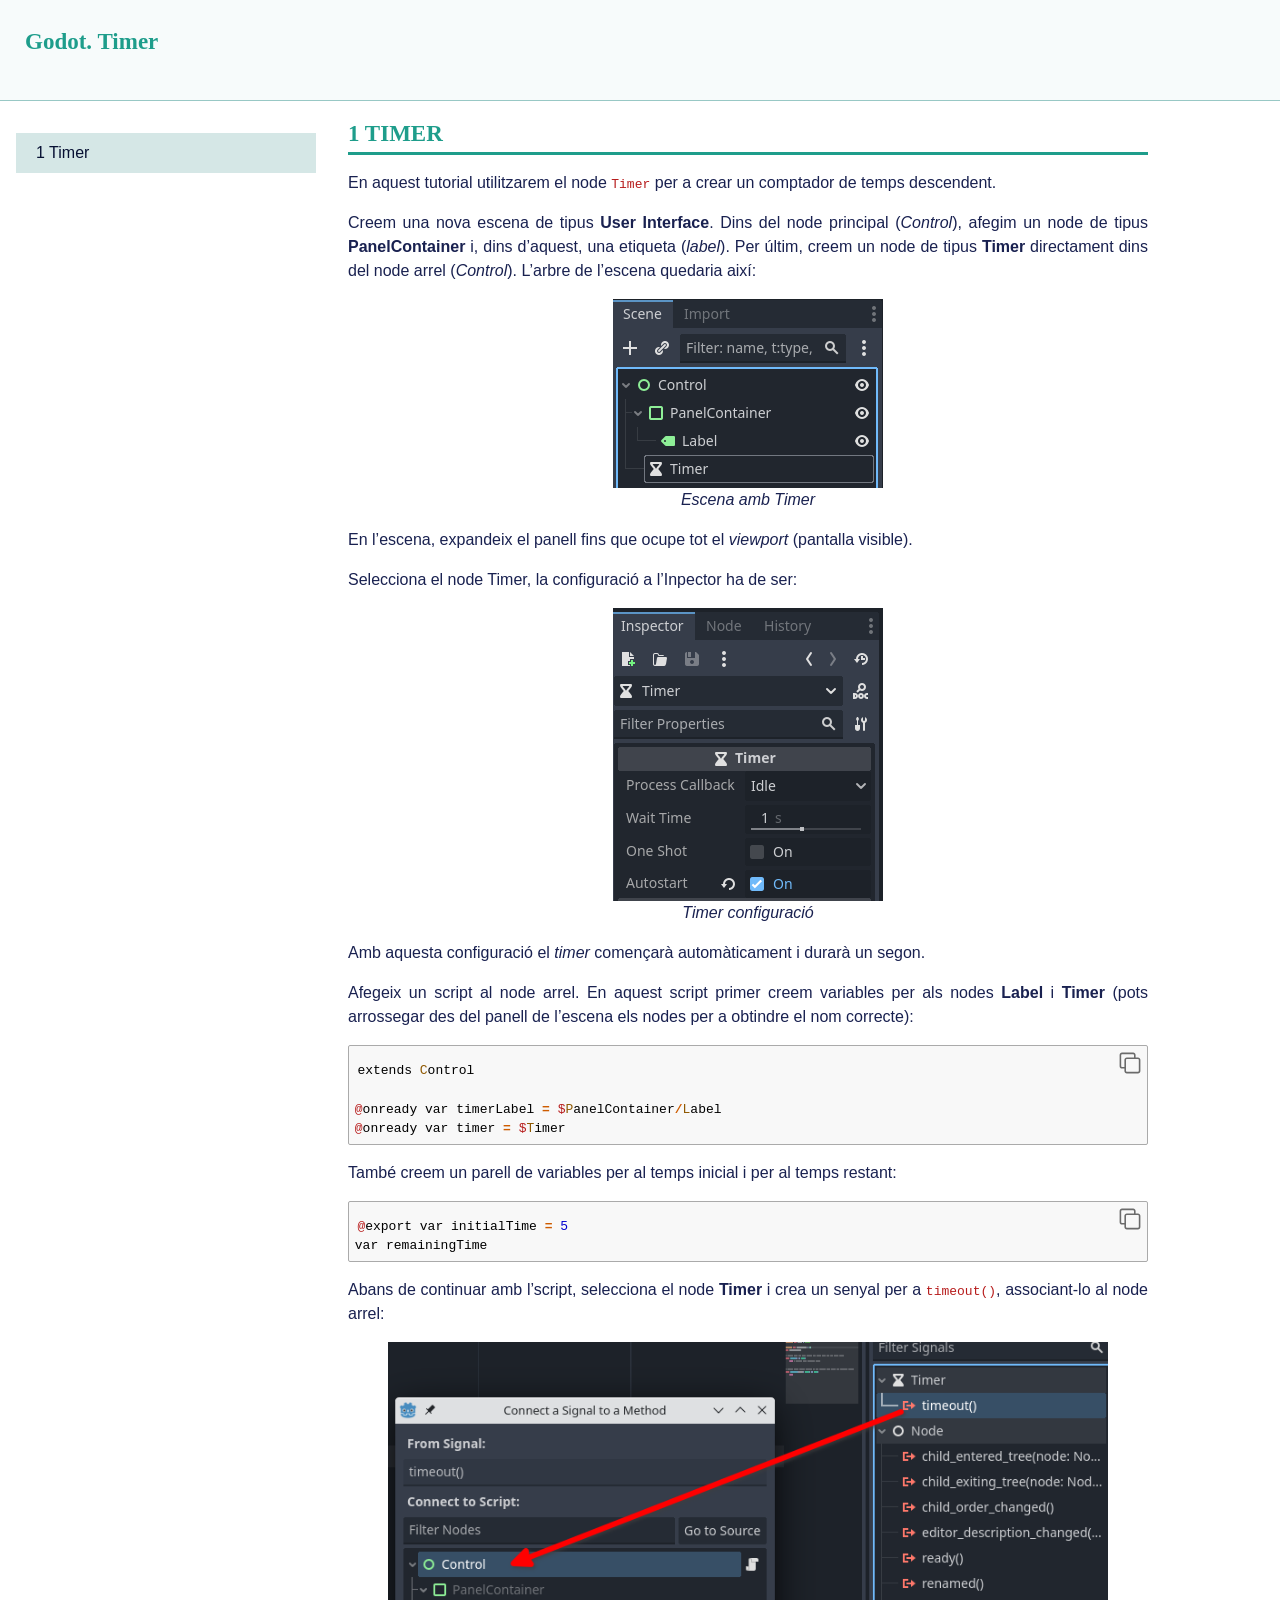
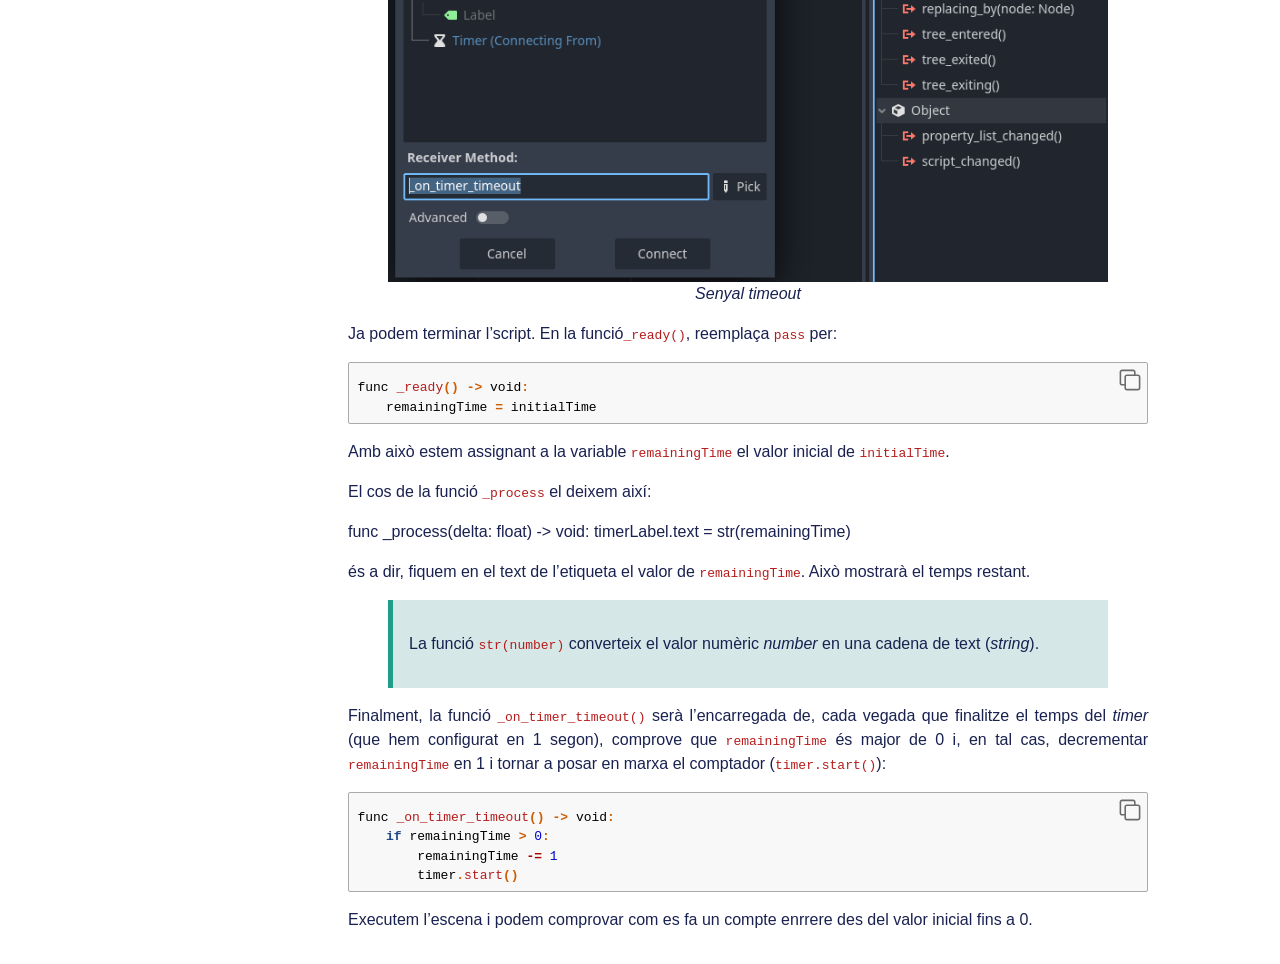
<file: docs/02._Tutorials_de_Godot/05- Timer.html>
<!DOCTYPE html>
<html xmlns="http://www.w3.org/1999/xhtml" lang="ca" xml:lang="ca" >

<head>
    <meta charset="utf-8" />
    <meta name="generator" content="pandoc" />
    <meta name="viewport" content="width=device-width, initial-scale=1.0, user-scalable=yes" />     <meta name="author" content="Ricardo Sánchez" />        <title>Godot. Timer</title>
    <style>
        code{white-space: pre-wrap;}
        span.smallcaps{font-variant: small-caps;}
        div.columns{display: flex; gap: min(4vw, 1.5em);}
        div.column{flex: auto; overflow-x: auto;}
        div.hanging-indent{margin-left: 1.5em; text-indent: -1.5em;}
        /* The extra [class] is a hack that increases specificity enough to
           override a similar rule in reveal.js */
        ul.task-list[class]{list-style: none;}
        ul.task-list li input[type="checkbox"] {
          font-size: inherit;
          width: 0.8em;
          margin: 0 0.8em 0.2em -1.6em;
          vertical-align: middle;
        }
        .display.math{display: block; text-align: center; margin: 0.5rem auto;}
        /* CSS for syntax highlighting */
        pre > code.sourceCode { white-space: pre; position: relative; }
        pre > code.sourceCode > span { line-height: 1.25; }
        pre > code.sourceCode > span:empty { height: 1.2em; }
        .sourceCode { overflow: visible; }
        code.sourceCode > span { color: inherit; text-decoration: inherit; }
        div.sourceCode { margin: 1em 0; }
        pre.sourceCode { margin: 0; }
        @media screen {
        div.sourceCode { overflow: auto; }
        }
        @media print {
        pre > code.sourceCode { white-space: pre-wrap; }
        pre > code.sourceCode > span { text-indent: -5em; padding-left: 5em; }
        }
        pre.numberSource code
          { counter-reset: source-line 0; }
        pre.numberSource code > span
          { position: relative; left: -4em; counter-increment: source-line; }
        pre.numberSource code > span > a:first-child::before
          { content: counter(source-line);
            position: relative; left: -1em; text-align: right; vertical-align: baseline;
            border: none; display: inline-block;
            -webkit-touch-callout: none; -webkit-user-select: none;
            -khtml-user-select: none; -moz-user-select: none;
            -ms-user-select: none; user-select: none;
            padding: 0 4px; width: 4em;
            color: #aaaaaa;
          }
        pre.numberSource { margin-left: 3em; border-left: 1px solid #aaaaaa;  padding-left: 4px; }
        div.sourceCode
          {  background-color: #f8f8f8; }
        @media screen {
        pre > code.sourceCode > span > a:first-child::before { text-decoration: underline; }
        }
        code span.al { color: #ef2929; } /* Alert */
        code span.an { color: #8f5902; font-weight: bold; font-style: italic; } /* Annotation */
        code span.at { color: #204a87; } /* Attribute */
        code span.bn { color: #0000cf; } /* BaseN */
        code span.cf { color: #204a87; font-weight: bold; } /* ControlFlow */
        code span.ch { color: #4e9a06; } /* Char */
        code span.cn { color: #8f5902; } /* Constant */
        code span.co { color: #8f5902; font-style: italic; } /* Comment */
        code span.cv { color: #8f5902; font-weight: bold; font-style: italic; } /* CommentVar */
        code span.do { color: #8f5902; font-weight: bold; font-style: italic; } /* Documentation */
        code span.dt { color: #204a87; } /* DataType */
        code span.dv { color: #0000cf; } /* DecVal */
        code span.er { color: #a40000; font-weight: bold; } /* Error */
        code span.ex { } /* Extension */
        code span.fl { color: #0000cf; } /* Float */
        code span.fu { color: #204a87; font-weight: bold; } /* Function */
        code span.im { } /* Import */
        code span.in { color: #8f5902; font-weight: bold; font-style: italic; } /* Information */
        code span.kw { color: #204a87; font-weight: bold; } /* Keyword */
        code span.op { color: #ce5c00; font-weight: bold; } /* Operator */
        code span.ot { color: #8f5902; } /* Other */
        code span.pp { color: #8f5902; font-style: italic; } /* Preprocessor */
        code span.sc { color: #ce5c00; font-weight: bold; } /* SpecialChar */
        code span.ss { color: #4e9a06; } /* SpecialString */
        code span.st { color: #4e9a06; } /* String */
        code span.va { color: #000000; } /* Variable */
        code span.vs { color: #4e9a06; } /* VerbatimString */
        code span.wa { color: #8f5902; font-weight: bold; font-style: italic; } /* Warning */
    </style>
        <link rel="stylesheet" href="../web_template/aqua.css" />  
    <!--[if lt IE 9]>
    <script src="//cdnjs.cloudflare.com/ajax/libs/html5shiv/3.7.3/html5shiv-printshiv.min.js"></script>
    <![endif]-->
      
</head>

<body>
    <div id="content">
                 <header id="title-block-header">
            <h1 class="title">Godot. Timer</h1>
            <!---->
            <!--         <p class="author">Ricardo Sánchez</p>
         -->
                    </header>
                 <nav id="TOC" role="doc-toc">
            <div class="navContainer">
                 <ul>
<li><a href="#timer" id="toc-timer"><span
class="toc-section-number">1</span> Timer</a></li>
</ul>
            </div>
        </nav>
                <main>
            <h1 data-number="1" id="timer"><span
            class="header-section-number">1</span> Timer</h1>
            <p>En aquest tutorial utilitzarem el node <code>Timer</code>
            per a crear un comptador de temps descendent.</p>
            <p>Creem una nova escena de tipus <strong>User
            Interface</strong>. Dins del node principal
            (<em>Control</em>), afegim un node de tipus
            <strong>PanelContainer</strong> i, dins d’aquest, una
            etiqueta (<em>label</em>). Per últim, creem un node de tipus
            <strong>Timer</strong> directament dins del node arrel
            (<em>Control</em>). L’arbre de l’escena quedaria així:</p>
            <figure>
            <img src="images/timer1.png" alt="Escena amb Timer" />
            <figcaption aria-hidden="true">Escena amb Timer</figcaption>
            </figure>
            <p>En l’escena, expandeix el panell fins que ocupe tot el
            <em>viewport</em> (pantalla visible).</p>
            <p>Selecciona el node Timer, la configuració a l’Inpector ha
            de ser:</p>
            <figure>
            <img src="images/timer2.png" alt="Timer configuració" />
            <figcaption aria-hidden="true">Timer
            configuració</figcaption>
            </figure>
            <p>Amb aquesta configuració el <em>timer</em> començarà
            automàticament i durarà un segon.</p>
            <p>Afegeix un script al node arrel. En aquest script primer
            creem variables per als nodes <strong>Label</strong> i
            <strong>Timer</strong> (pots arrossegar des del panell de
            l’escena els nodes per a obtindre el nom correcte):</p>
            <div class="sourceCode" id="cb1"><pre
            class="sourceCode lua"><code class="sourceCode lua"><span id="cb1-1"><a href="#cb1-1" aria-hidden="true" tabindex="-1"></a><span class="va">extends</span> <span class="cn">C</span><span class="va">ontrol</span></span>
<span id="cb1-2"><a href="#cb1-2" aria-hidden="true" tabindex="-1"></a></span>
<span id="cb1-3"><a href="#cb1-3" aria-hidden="true" tabindex="-1"></a>@<span class="va">onready</span> <span class="va">var</span> <span class="va">timerLabel</span> <span class="op">=</span> $<span class="cn">P</span><span class="va">anelContainer</span><span class="op">/</span><span class="cn">L</span><span class="va">abel</span></span>
<span id="cb1-4"><a href="#cb1-4" aria-hidden="true" tabindex="-1"></a>@<span class="va">onready</span> <span class="va">var</span> <span class="va">timer</span> <span class="op">=</span> $<span class="cn">T</span><span class="va">imer</span></span></code></pre></div>
            <p>També creem un parell de variables per al temps inicial i
            per al temps restant:</p>
            <div class="sourceCode" id="cb2"><pre
            class="sourceCode lua"><code class="sourceCode lua"><span id="cb2-1"><a href="#cb2-1" aria-hidden="true" tabindex="-1"></a>@<span class="va">export</span> <span class="va">var</span> <span class="va">initialTime</span> <span class="op">=</span> <span class="dv">5</span></span>
<span id="cb2-2"><a href="#cb2-2" aria-hidden="true" tabindex="-1"></a><span class="va">var</span> <span class="va">remainingTime</span></span></code></pre></div>
            <p>Abans de continuar amb l’script, selecciona el node
            <strong>Timer</strong> i crea un senyal per a
            <code>timeout()</code>, associant-lo al node arrel:</p>
            <figure>
            <img src="images/timer3.png" alt="Senyal timeout" />
            <figcaption aria-hidden="true">Senyal timeout</figcaption>
            </figure>
            <p>Ja podem terminar l’script. En la
            funció<code>_ready()</code>, reemplaça <code>pass</code>
            per:</p>
            <div class="sourceCode" id="cb3"><pre
            class="sourceCode lua"><code class="sourceCode lua"><span id="cb3-1"><a href="#cb3-1" aria-hidden="true" tabindex="-1"></a><span class="va">func</span> _ready<span class="op">()</span> <span class="op">-&gt;</span> <span class="va">void</span><span class="op">:</span></span>
<span id="cb3-2"><a href="#cb3-2" aria-hidden="true" tabindex="-1"></a>    <span class="va">remainingTime</span> <span class="op">=</span> <span class="va">initialTime</span></span></code></pre></div>
            <p>Amb això estem assignant a la variable
            <code>remainingTime</code> el valor inicial de
            <code>initialTime</code>.</p>
            <p>El cos de la funció <code>_process</code> el deixem
            així:</p>
            <p>func _process(delta: float) -&gt; void: timerLabel.text =
            str(remainingTime)</p>
            <p>és a dir, fiquem en el text de l’etiqueta el valor de
            <code>remainingTime</code>. Això mostrarà el temps
            restant.</p>
            <blockquote>
            <p>La funció <code>str(number)</code> converteix el valor
            numèric <em>number</em> en una cadena de text
            (<em>string</em>).</p>
            </blockquote>
            <p>Finalment, la funció <code>_on_timer_timeout()</code>
            serà l’encarregada de, cada vegada que finalitze el temps
            del <em>timer</em> (que hem configurat en 1 segon), comprove
            que <code>remainingTime</code> és major de 0 i, en tal cas,
            decrementar <code>remainingTime</code> en 1 i tornar a posar
            en marxa el comptador (<code>timer.start()</code>):</p>
            <div class="sourceCode" id="cb4"><pre
            class="sourceCode lua"><code class="sourceCode lua"><span id="cb4-1"><a href="#cb4-1" aria-hidden="true" tabindex="-1"></a><span class="va">func</span> _on_timer_timeout<span class="op">()</span> <span class="op">-&gt;</span> <span class="va">void</span><span class="op">:</span></span>
<span id="cb4-2"><a href="#cb4-2" aria-hidden="true" tabindex="-1"></a>    <span class="cf">if</span> <span class="va">remainingTime</span> <span class="op">&gt;</span> <span class="dv">0</span><span class="op">:</span></span>
<span id="cb4-3"><a href="#cb4-3" aria-hidden="true" tabindex="-1"></a>        <span class="va">remainingTime</span> <span class="er">-=</span> <span class="dv">1</span></span>
<span id="cb4-4"><a href="#cb4-4" aria-hidden="true" tabindex="-1"></a>        <span class="va">timer</span><span class="op">.</span>start<span class="op">()</span></span></code></pre></div>
            <p>Executem l’escena i podem comprovar com es fa un compte
            enrrere des del valor inicial fins a 0.</p>
        </main>
        

        <!--- Modal images -->

        <!-- The Modal -->
        <div id="myModal" class="modal">

            <!-- The Close Button -->
            <!--span class="close">&times;</span-->

            <!-- Modal Content (The Image) -->
            <img class="modal-content" id="img01">

            <!-- Modal Caption (Image Text) -->
            <div id="caption"></div>
        </div>

        <!-- End Modal Images -->

        <!-- Snackbar for copy code -->
        <div id="snackbar">Codi copiat!</div>
        <!-- End Snackbar -->

        <script>
            function ModalizeImages() {
                // Script basat en https://www.w3schools.com/howto/howto_css_modal_images.asp
                // PEr ampliar imatges en fer click

                // Get the modal
                var modal = document.getElementById("myModal");

                var modalImg = document.getElementById("img01");
                var captionText = document.getElementById("caption");

                // Get the image and insert it inside the modal - use its "alt" text as a caption
                //var img = document.getElementById("myImg");
                document.querySelectorAll("img").forEach((img => {
                        img.onclick = function() {
                            modal.style.display = "block";
                            modalImg.src = this.src;
                            captionText.innerHTML = this.alt;
                        }
                    }))
                    // Get the <span> element that closes the modal
                var span = document.getElementsByClassName("close")[0];

                // When the user clicks on <span> (x), close the modal
                //span.onclick = function() {
                myModal.onclick = function() {
                    modal.style.display = "none";
                }


            }


            function markItem(id) {
                // Restaurem format de tots
                document.querySelectorAll("#TOC a").forEach(function(item) {
                        //item.style.fontWeight = "300";
                        item.classList.remove("navItemSelected");
                    })
                    //item.style.color = "#ff0000";

                // Afegim format
                let items = document.querySelectorAll("#TOC a[href='#" + id + "']");
                items.forEach(function(item) {
                    //item.style.fontWeight = "bolder";
                    item.classList.add("navItemSelected");
                })

            }

            var observer = new IntersectionObserver(function(entries) {
                // isIntersecting is true when element and viewport are overlapping
                // isIntersecting is false when element and viewport don't overlap
                if (entries[0].isIntersecting === true) {
                    let id = entries[0].target.id;
                    markItem(id);
                }

            }, {
                threshold: [0]
            });

            window.addEventListener("load", function() {
                document.querySelectorAll("h1, h2, h3").forEach(function(item) {
                    observer.observe(item);
                });

                document.querySelectorAll("#TOC a").forEach(function(item) {
                    item.addEventListener("click", function(item) {
                        markItem(item.id);
                    })
                })

                // Fem modals totes les imatges
                ModalizeImages();
            })

            document.querySelector("#TOC").addEventListener("click", function(event) {
                let toc = event.target
                if (toc.offsetWidth > 10) {
                    toc.classList.add("minimizedToc");
                }
            })

            document.querySelector("#TOC").addEventListener("mouseover", function(event) {
                let toc = event.target
                if (toc.classList.contains("minimizedToc"))
                    toc.classList.remove("minimizedToc");
            })


                        
            /* PER COPIAR CODI */


            // Busca tots els elements amb la classe "sourceCode"
            var sourceCodeElements = document.querySelectorAll('div.sourceCode');

            /*Afegim el botó a tots els divs */
            // Afegir un botó per a cada element "sourceCode"
            sourceCodeElements.forEach(function(element) {
                console.log(element.id);
                var button = document.createElement('div');
                button.className = 'button-copy';

                // Afegir una icona al botó (fa servir FontAwesome com a exemple)
                //var icon = document.createElement('i');
                //icon.className = 'fas fa-copy'; // Utilitza l'ícona "copy" de FontAwesome

                // Obté l'ID de l'element actual
                var elementId = element.id;

                // Afegeix un event listener al botó per cridar la funció amb l'ID
                button.addEventListener('click', function() {
                    copyContent(elementId);
                });

                // Afegeix l'icona al botó i el botó just dins de l'element "sourceCode"
                //button.appendChild(icon);
                element.appendChild(button);
            });



            // Funció per copiar el contingut d'un element amb l'ID donat
            function copyContent(elementId) {
                var element = document.getElementById(elementId);
                var textToCopy = element.innerText;

                // Crea un element de text i copia el contingut
                var textArea = document.createElement('textarea');
                textArea.value = textToCopy;
                document.body.appendChild(textArea);

                // Selecciona i copia el text
                textArea.select();
                document.execCommand('copy');

                // Elimina l'element de text afegit temporalment
                document.body.removeChild(textArea);

                // Notifica a l'usuari que el codi s'ha copiat
                mostraSnackbar();
            }

            /* SNACKBAR EN COPIAR CODI */

            function mostraSnackbar() {
            // Busquem l'snackbar
            var x = document.getElementById("snackbar");

            // Li afegim la classe show
            x.className = "show";

            // I als tres segons la llevem
            setTimeout(function(){ x.className = x.className.replace("show", ""); }, 3000);
            } 




        </script>
    </div>
</body>

</html>
</file>
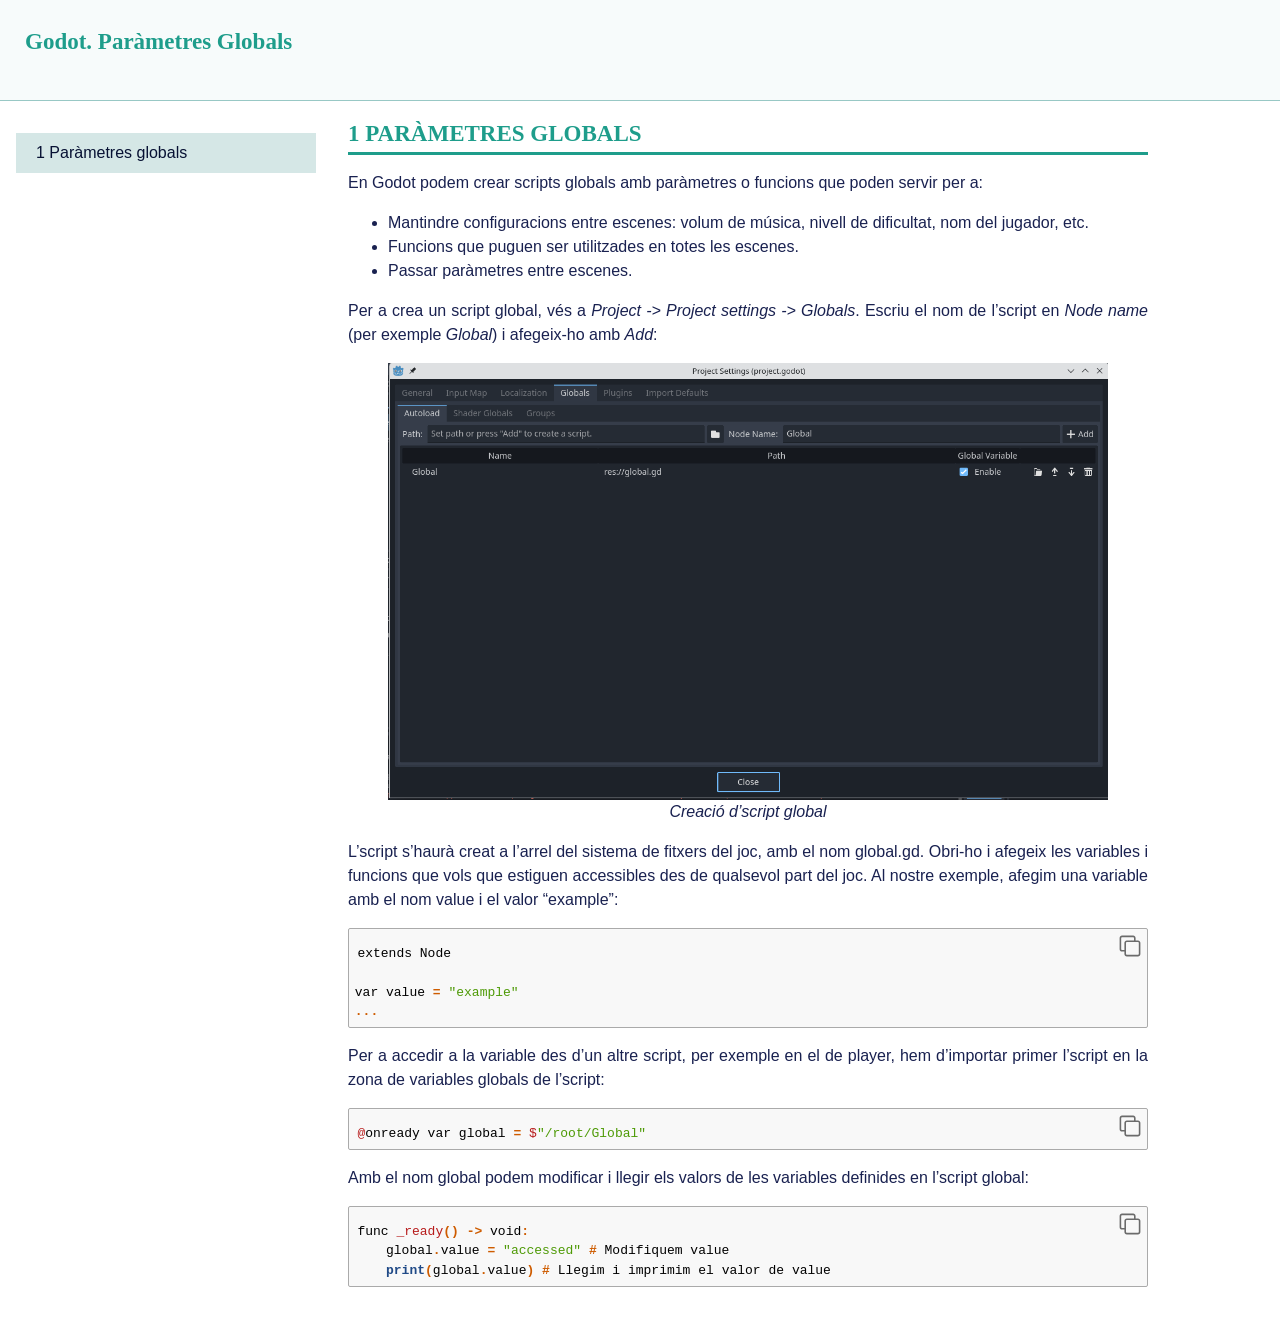
<file: docs/02._Tutorials_de_Godot/06- Paràmetres globals.html>
<!DOCTYPE html>
<html xmlns="http://www.w3.org/1999/xhtml" lang="ca" xml:lang="ca" >

<head>
    <meta charset="utf-8" />
    <meta name="generator" content="pandoc" />
    <meta name="viewport" content="width=device-width, initial-scale=1.0, user-scalable=yes" />     <meta name="author" content="Ricardo Sánchez" />        <title>Godot. Paràmetres globals</title>
    <style>
        code{white-space: pre-wrap;}
        span.smallcaps{font-variant: small-caps;}
        div.columns{display: flex; gap: min(4vw, 1.5em);}
        div.column{flex: auto; overflow-x: auto;}
        div.hanging-indent{margin-left: 1.5em; text-indent: -1.5em;}
        /* The extra [class] is a hack that increases specificity enough to
           override a similar rule in reveal.js */
        ul.task-list[class]{list-style: none;}
        ul.task-list li input[type="checkbox"] {
          font-size: inherit;
          width: 0.8em;
          margin: 0 0.8em 0.2em -1.6em;
          vertical-align: middle;
        }
        .display.math{display: block; text-align: center; margin: 0.5rem auto;}
        /* CSS for syntax highlighting */
        html { -webkit-text-size-adjust: 100%; }
        pre > code.sourceCode { white-space: pre; position: relative; }
        pre > code.sourceCode > span { display: inline-block; line-height: 1.25; }
        pre > code.sourceCode > span:empty { height: 1.2em; }
        .sourceCode { overflow: visible; }
        code.sourceCode > span { color: inherit; text-decoration: inherit; }
        div.sourceCode { margin: 1em 0; }
        pre.sourceCode { margin: 0; }
        @media screen {
        div.sourceCode { overflow: auto; }
        }
        @media print {
        pre > code.sourceCode { white-space: pre-wrap; }
        pre > code.sourceCode > span { text-indent: -5em; padding-left: 5em; }
        }
        pre.numberSource code
          { counter-reset: source-line 0; }
        pre.numberSource code > span
          { position: relative; left: -4em; counter-increment: source-line; }
        pre.numberSource code > span > a:first-child::before
          { content: counter(source-line);
            position: relative; left: -1em; text-align: right; vertical-align: baseline;
            border: none; display: inline-block;
            -webkit-touch-callout: none; -webkit-user-select: none;
            -khtml-user-select: none; -moz-user-select: none;
            -ms-user-select: none; user-select: none;
            padding: 0 4px; width: 4em;
            color: #aaaaaa;
          }
        pre.numberSource { margin-left: 3em; border-left: 1px solid #aaaaaa;  padding-left: 4px; }
        div.sourceCode
          {  background-color: #f8f8f8; }
        @media screen {
        pre > code.sourceCode > span > a:first-child::before { text-decoration: underline; }
        }
        code span.al { color: #ef2929; } /* Alert */
        code span.an { color: #8f5902; font-weight: bold; font-style: italic; } /* Annotation */
        code span.at { color: #204a87; } /* Attribute */
        code span.bn { color: #0000cf; } /* BaseN */
        code span.cf { color: #204a87; font-weight: bold; } /* ControlFlow */
        code span.ch { color: #4e9a06; } /* Char */
        code span.cn { color: #8f5902; } /* Constant */
        code span.co { color: #8f5902; font-style: italic; } /* Comment */
        code span.cv { color: #8f5902; font-weight: bold; font-style: italic; } /* CommentVar */
        code span.do { color: #8f5902; font-weight: bold; font-style: italic; } /* Documentation */
        code span.dt { color: #204a87; } /* DataType */
        code span.dv { color: #0000cf; } /* DecVal */
        code span.er { color: #a40000; font-weight: bold; } /* Error */
        code span.ex { } /* Extension */
        code span.fl { color: #0000cf; } /* Float */
        code span.fu { color: #204a87; font-weight: bold; } /* Function */
        code span.im { } /* Import */
        code span.in { color: #8f5902; font-weight: bold; font-style: italic; } /* Information */
        code span.kw { color: #204a87; font-weight: bold; } /* Keyword */
        code span.op { color: #ce5c00; font-weight: bold; } /* Operator */
        code span.ot { color: #8f5902; } /* Other */
        code span.pp { color: #8f5902; font-style: italic; } /* Preprocessor */
        code span.sc { color: #ce5c00; font-weight: bold; } /* SpecialChar */
        code span.ss { color: #4e9a06; } /* SpecialString */
        code span.st { color: #4e9a06; } /* String */
        code span.va { color: #000000; } /* Variable */
        code span.vs { color: #4e9a06; } /* VerbatimString */
        code span.wa { color: #8f5902; font-weight: bold; font-style: italic; } /* Warning */
    </style>
        <link rel="stylesheet" href="../web_template/aqua.css" />  
    <!--[if lt IE 9]>
    <script src="//cdnjs.cloudflare.com/ajax/libs/html5shiv/3.7.3/html5shiv-printshiv.min.js"></script>
    <![endif]-->
      
</head>

<body>
    <div id="content">
                 <header id="title-block-header">
            <h1 class="title">Godot. Paràmetres globals</h1>
            <!---->
            <!--         <p class="author">Ricardo Sánchez</p>
         -->
                    </header>
                 <nav id="TOC" role="doc-toc">
            <div class="navContainer">
                 <ul>
<li><a href="#paràmetres-globals" id="toc-paràmetres-globals"><span
class="toc-section-number">1</span> Paràmetres globals</a></li>
</ul>
            </div>
        </nav>
                <main>
            <h1 data-number="1" id="paràmetres-globals"><span
            class="header-section-number">1</span> Paràmetres
            globals</h1>
            <p>En Godot podem crear scripts globals amb paràmetres o
            funcions que poden servir per a:</p>
            <ul>
            <li>Mantindre configuracions entre escenes: volum de música,
            nivell de dificultat, nom del jugador, etc.</li>
            <li>Funcions que puguen ser utilitzades en totes les
            escenes.</li>
            <li>Passar paràmetres entre escenes.</li>
            </ul>
            <p>Per a crea un script global, vés a <em>Project -&gt;
            Project settings -&gt; Globals</em>. Escriu el nom de
            l’script en <em>Node name</em> (per exemple <em>Global</em>)
            i afegeix-ho amb <em>Add</em>:</p>
            <figure>
            <img src="images/global1.png"
            alt="Creació d’script global" />
            <figcaption aria-hidden="true">Creació d’script
            global</figcaption>
            </figure>
            <p>L’script s’haurà creat a l’arrel del sistema de fitxers
            del joc, amb el nom global.gd. Obri-ho i afegeix les
            variables i funcions que vols que estiguen accessibles des
            de qualsevol part del joc. Al nostre exemple, afegim una
            variable amb el nom value i el valor “example”:</p>
            <div class="sourceCode" id="cb1"><pre
            class="sourceCode lua"><code class="sourceCode lua"><span id="cb1-1"><a href="#cb1-1" aria-hidden="true" tabindex="-1"></a><span class="va">extends</span> <span class="va">Node</span></span>
<span id="cb1-2"><a href="#cb1-2" aria-hidden="true" tabindex="-1"></a></span>
<span id="cb1-3"><a href="#cb1-3" aria-hidden="true" tabindex="-1"></a><span class="va">var</span> <span class="va">value</span> <span class="op">=</span> <span class="st">&quot;example&quot;</span></span>
<span id="cb1-4"><a href="#cb1-4" aria-hidden="true" tabindex="-1"></a><span class="op">...</span></span></code></pre></div>
            <p>Per a accedir a la variable des d’un altre script, per
            exemple en el de player, hem d’importar primer l’script en
            la zona de variables globals de l’script:</p>
            <div class="sourceCode" id="cb2"><pre
            class="sourceCode lua"><code class="sourceCode lua"><span id="cb2-1"><a href="#cb2-1" aria-hidden="true" tabindex="-1"></a>@<span class="va">onready</span> <span class="va">var</span> <span class="va">global</span> <span class="op">=</span> $<span class="st">&quot;/root/Global&quot;</span></span></code></pre></div>
            <p>Amb el nom global podem modificar i llegir els valors de
            les variables definides en l’script global:</p>
            <div class="sourceCode" id="cb3"><pre
            class="sourceCode lua"><code class="sourceCode lua"><span id="cb3-1"><a href="#cb3-1" aria-hidden="true" tabindex="-1"></a><span class="va">func</span> _ready<span class="op">()</span> <span class="op">-&gt;</span> <span class="va">void</span><span class="op">:</span></span>
<span id="cb3-2"><a href="#cb3-2" aria-hidden="true" tabindex="-1"></a>    <span class="va">global</span><span class="op">.</span><span class="va">value</span> <span class="op">=</span> <span class="st">&quot;accessed&quot;</span> <span class="op">#</span> <span class="va">Modifiquem</span> <span class="va">value</span></span>
<span id="cb3-3"><a href="#cb3-3" aria-hidden="true" tabindex="-1"></a>    <span class="fu">print</span><span class="op">(</span><span class="va">global</span><span class="op">.</span><span class="va">value</span><span class="op">)</span> <span class="op">#</span> <span class="va">Llegim</span> <span class="va">i</span> <span class="va">imprimim</span> <span class="va">el</span> <span class="va">valor</span> <span class="va">de</span> <span class="va">value</span></span></code></pre></div>
        </main>
        

        <!--- Modal images -->

        <!-- The Modal -->
        <div id="myModal" class="modal">

            <!-- The Close Button -->
            <!--span class="close">&times;</span-->

            <!-- Modal Content (The Image) -->
            <img class="modal-content" id="img01">

            <!-- Modal Caption (Image Text) -->
            <div id="caption"></div>
        </div>

        <!-- End Modal Images -->

        <!-- Snackbar for copy code -->
        <div id="snackbar">Codi copiat!</div>
        <!-- End Snackbar -->

        <script>
            function ModalizeImages() {
                // Script basat en https://www.w3schools.com/howto/howto_css_modal_images.asp
                // PEr ampliar imatges en fer click

                // Get the modal
                var modal = document.getElementById("myModal");

                var modalImg = document.getElementById("img01");
                var captionText = document.getElementById("caption");

                // Get the image and insert it inside the modal - use its "alt" text as a caption
                //var img = document.getElementById("myImg");
                document.querySelectorAll("img").forEach((img => {
                        img.onclick = function() {
                            modal.style.display = "block";
                            modalImg.src = this.src;
                            captionText.innerHTML = this.alt;
                        }
                    }))
                    // Get the <span> element that closes the modal
                var span = document.getElementsByClassName("close")[0];

                // When the user clicks on <span> (x), close the modal
                //span.onclick = function() {
                myModal.onclick = function() {
                    modal.style.display = "none";
                }


            }


            function markItem(id) {
                // Restaurem format de tots
                document.querySelectorAll("#TOC a").forEach(function(item) {
                        //item.style.fontWeight = "300";
                        item.classList.remove("navItemSelected");
                    })
                    //item.style.color = "#ff0000";

                // Afegim format
                let items = document.querySelectorAll("#TOC a[href='#" + id + "']");
                items.forEach(function(item) {
                    //item.style.fontWeight = "bolder";
                    item.classList.add("navItemSelected");
                })

            }

            var observer = new IntersectionObserver(function(entries) {
                // isIntersecting is true when element and viewport are overlapping
                // isIntersecting is false when element and viewport don't overlap
                if (entries[0].isIntersecting === true) {
                    let id = entries[0].target.id;
                    markItem(id);
                }

            }, {
                threshold: [0]
            });

            window.addEventListener("load", function() {
                document.querySelectorAll("h1, h2, h3").forEach(function(item) {
                    observer.observe(item);
                });

                document.querySelectorAll("#TOC a").forEach(function(item) {
                    item.addEventListener("click", function(item) {
                        markItem(item.id);
                    })
                })

                // Fem modals totes les imatges
                ModalizeImages();
            })

            document.querySelector("#TOC").addEventListener("click", function(event) {
                let toc = event.target
                if (toc.offsetWidth > 10) {
                    toc.classList.add("minimizedToc");
                }
            })

            document.querySelector("#TOC").addEventListener("mouseover", function(event) {
                let toc = event.target
                if (toc.classList.contains("minimizedToc"))
                    toc.classList.remove("minimizedToc");
            })


                        
            /* PER COPIAR CODI */


            // Busca tots els elements amb la classe "sourceCode"
            var sourceCodeElements = document.querySelectorAll('div.sourceCode');

            /*Afegim el botó a tots els divs */
            // Afegir un botó per a cada element "sourceCode"
            sourceCodeElements.forEach(function(element) {
                console.log(element.id);
                var button = document.createElement('div');
                button.className = 'button-copy';

                // Afegir una icona al botó (fa servir FontAwesome com a exemple)
                //var icon = document.createElement('i');
                //icon.className = 'fas fa-copy'; // Utilitza l'ícona "copy" de FontAwesome

                // Obté l'ID de l'element actual
                var elementId = element.id;

                // Afegeix un event listener al botó per cridar la funció amb l'ID
                button.addEventListener('click', function() {
                    copyContent(elementId);
                });

                // Afegeix l'icona al botó i el botó just dins de l'element "sourceCode"
                //button.appendChild(icon);
                element.appendChild(button);
            });



            // Funció per copiar el contingut d'un element amb l'ID donat
            function copyContent(elementId) {
                var element = document.getElementById(elementId);
                var textToCopy = element.innerText;

                // Crea un element de text i copia el contingut
                var textArea = document.createElement('textarea');
                textArea.value = textToCopy;
                document.body.appendChild(textArea);

                // Selecciona i copia el text
                textArea.select();
                document.execCommand('copy');

                // Elimina l'element de text afegit temporalment
                document.body.removeChild(textArea);

                // Notifica a l'usuari que el codi s'ha copiat
                mostraSnackbar();
            }

            /* SNACKBAR EN COPIAR CODI */

            function mostraSnackbar() {
            // Busquem l'snackbar
            var x = document.getElementById("snackbar");

            // Li afegim la classe show
            x.className = "show";

            // I als tres segons la llevem
            setTimeout(function(){ x.className = x.className.replace("show", ""); }, 3000);
            } 




        </script>
    </div>
</body>

</html>
</file>
<file: docs/web_template/aqua.css>
/* Estils genèrics */

html {
    font-size: 100%;
    margin: 0px;
    padding: 0px;
}

body {
    margin: 0px;
    background-color: #ffffff;
    padding: 0;
    text-align: justify;
    font-family: "Lato", Trebuchet MS, Arial, Helvetica, sans-serif;
    color: #192150;
    background-color: #ffffff;
    /*  FLEX * /
    display: flex;
    flex-flow: row wrap;*/
    /*********/
    font-size: 100%;
    line-height: 1.5;
    font-size-adjust: none;
    font-kerning: auto;
    font-optical-sizing: auto;
    font-variant-alternates: normal;
    font-variant-east-asian: normal;
    font-variant-emoji: ;
    font-variant-ligatures: normal;
    font-variant-numeric: normal;
    font-variant-position: normal;
    font-language-override: normal;
    font-feature-settings: normal;
    font-variation-settings: normal;
}

#content {
    width: 1600px;
    margin: 0px auto;
    /*  FLEX */
    display: flex;
    flex-flow: row wrap;
}


/* Capçaleres */

h1 {
    text-align: left;
    font-size: 23px;
    margin-top: 0px;
    color: #1e9d8b;
    font-family: 'Lato';
    font-weight: 600;
    text-transform: uppercase;
    margin-bottom: 15px;
    border-bottom: 3px solid #1e9d8b;
}

h2 {
    text-align: left;
    margin-top: 0px;
    color: #1e9d8b;
    font-family: 'Lato';
    font-weight: 600;
    margin-bottom: 15px;
}

code {
    color:#b71c1c;
}

/* Taules */

table {
    /*font-family: Arial, Helvetica, sans-serif;*/
    border-collapse: collapse;
    width: 100%;
  }
  
  td, th {
    border: 1px solid #ddd;
    padding: 8px;
  }
  
  tr:nth-child(even){background-color: #f2f2f2;}
  
  tr:hover {background-color: #ddd;}
  
  th {
    padding-top: 12px;
    padding-bottom: 12px;
    text-align: left;
    background-color: #1e9d8b;
    color: white;
  }


/* Barra de navegació superior */

nav#sitetoc {
    display: none;
}


/* Capçalera */

#title-block-header {
    padding: 0px;
    margin: 0px;
}

#title-block-header h1 {
    text-transform: capitalize;
    margin: 25px;
    border-bottom: none;
}

header {
    order: 1;
    height: 100px;
    flex: 0 1 100%;
    padding: 1em;
    /********/
    background-color: #d5e7e630;
    border-bottom: 1px solid #98c8c5;
    margin: -.5em 0 1em 0;
    margin-top: -0.5em;
    font-size: 1em;
    text-align: left;
    font-size: 3px;
    color: #1e9d8b;
    font-family: 'Lato';
}

#TOC {
    /*Navegació de l'esquerra*/
    order: 2;
    flex: 0 1 300px;
    padding: 1em;
}

main {
    order: 3;
    flex: 1;
    min-height: 500px;
    padding: 1em;
    max-width: 800px;
}

#mySidenav {
    /*Navegació de la dreta*/
    order: 4;
    flex: 0 1 300px;
    padding: 1em;
}

#mySidenav>.navContainer>a {
    margin-left: 1.5em;
    text-indent: -1.5em;
    display: block;
    color: #1e9d8b;
}

.navContainer>h3>a {
    color: #1e9d8b;
    text-align: left !important;
    display: block;
}


/*  footer {
    order:5;
    height:100px;
    flex:0 1 100%;
  }*/


/* BARRA ESQUERRA */

nav#TOC ul {
    padding: 0px;
    list-style: none;
}

nav#TOC ul li a {
    /*margin: 1px;
    padding: 0px;*/
    background-color: #d5e7e6;
    color: #071133;
    border-color: #ffffff;
    display: block;
    padding: 8px 10px 8px 20px;
    border-width: 0 0 2px 0;
    border-style: solid;
}

.navItemSelected {
    border-left: 5px solid #98c8c5 !important;
    /*text-decoration: underline;*/
    font-weight: bold;
}

a:link,
a:visited {
    text-decoration: none;
}

a:hover {
    color:#1e9d8b;
}

.navContainer {
    top: 0px;
    left: 0px;
    position: sticky;
    overflow-y: auto;
    height: 600px;
}

.drawer-close-button {
    /*Ocultem el botó de tancar menú */
    display: none;
}


/* Imatges */

img {
    margin: auto;
    display: block;
    max-width: 100%;
}

figcaption {
    font-size: var(--figcaption-font-size);
    line-height: var(--figcaption-line-height);
    font-style: italic;
    text-align: center;
    color: var(--color-text-secondary);
}

.left-align-caption figcaption {
    text-align: left;
}

figcaption code {
    font-size: var(--figcaption-code-font-size);
}


/* Modal images */


/* Style the Image Used to Trigger the Modal */

img {
    cursor: pointer;
    transition: 0.3s;
}

figure>img:hover {
    opacity: 0.7;
}

img.modal-content {
    background-color: #ffffff;
}


/* The Modal (background) */

.modal {
    display: none;
    /* Hidden by default */
    position: fixed;
    /* Stay in place */
    z-index: 1;
    /* Sit on top */
    padding-top: 100px;
    /* Location of the box */
    left: 0;
    top: 0;
    width: 100%;
    /* Full width */
    height: 100%;
    /* Full height */
    overflow: auto;
    /* Enable scroll if needed */
    /*background-color: rgb(0, 0, 0);*/
    /* Fallback color */
    /*background-color: rgba(0, 0, 0, 0.9);*/
    backdrop-filter: blur(10px);
    /* Black w/ opacity */
}


/* Modal Content (Image) */

.modal-content {
    margin: auto;
    display: block;
    max-width: 80%;
    max-height: 80%;
    /*max-width: 1200px;*/
}


/* Caption of Modal Image (Image Text) - Same Width as the Image */

#caption {
    margin: auto;
    display: block;
    width: auto;
    max-width: 700px;
    text-align: center;
    color: #192150;
    background-color: #d5e7e6;
    padding: 10px 0;
    height: 50px;
}


/* Add Animation - Zoom in the Modal */

.modal-content,
#caption {
    animation-name: zoom;
    animation-duration: 0.6s;
}

@keyframes zoom {
    from {
        transform: scale(0)
    }
    to {
        transform: scale(1)
    }
}


/* 100% Image Width on Smaller Screens */

@media only screen and (max-width: 700px) {
    .modal-content {
        width: 100%;
    }
}


/* End modal images */


/* Requadres amb notes, etc */

div.note,
div.tip,
div.warning,
div.caution,
div.important {
    padding: 1em;
    margin: 1em 0em 1em 5em;
    border-radius: 3px;
}

div.note::before,
div.tip::before,
div.warning::before,
div.caution::before,
div.important::before {
    position: relative;
    left: -4em;
    top: 3em;
    margin-top: -3em;
    height: 50px;
    display: block;
    padding-top: 0.5em;
    font-size: x-large;
    font-weight: bold;
    background-size: contain;
    background-repeat: no-repeat;
}

div.note {
    border-left: 3px solid #26c6da;
}

div.note::before {
    background-image: url(rsc/note.svg);
    content: "";
    width: auto;
}

div.tip {
    border-left: 3px solid #7cb342;
}

div.tip::before {
    background-image: url(rsc/tip.svg);
    content: "";
    width: auto;
}

div.warning {
    border-left: 3px solid #fb8c00
}

div.warning::before {
    background-image: url(rsc/warning.svg);
    content: "";
    width: auto;
}

div.caution {
    border-left: 3px solid #b71c1c;
}

div.caution::before {
    background-image: url(rsc/caution.svg);
    content: "";
    width: auto;
}

div.important {
    border-left: 3px solid #f9ce1d;
}

div.important::before {
    background-image: url(rsc/important.svg);
    content: "";
    width: auto;
}


/* Estils per a la pàgina de l'índex */

.indexContainer {
    max-width: 1200;
    margin: auto;
    display: flex;
    flex-direction: row;
    flex-wrap: wrap;
}

h1.siteTitle,
h2.siteTitle {
    text-align: right;
}

.left-block {
    padding-top: 1rem;
    padding-right: 1em;
    width: 30%;
    height: 100vh;
    text-align: center;
    border-right: #192150 1px solid;
}

.right-block {
    width: 65%;
    height: 100vh;
}

.bannerTitle {
    margin-top: 1em;
    margin-bottom: 2em;
    width: 100%;
    height: auto;
}

.abstract {
    text-align: justify;
}

.card {
    width: 320px;
    overflow: hidden;
    border-radius: 6px;
    box-shadow: 0px 2px 2px rgba(0, 0, 0, 0.45);
    background: #fff;
    margin: 1.5em;
}

.card-cover {
    height: auto;
    max-height: 7rem;
}

.card-cover img {
    max-height: 7rem;
}

.card .card-cover img {
    max-width: 100%;
}

.card-content {
    height: auto;
    max-height: 4rem;
    padding: 5px 15px;
    font-size: 14px;
    color: #333;
}

.card-content h3 {
    margin: 0px;
}

.card-content p {
    font-variant: small-caps;
    border: 1px solid;
    display: inline-block;
    padding: 0em 0.5em;
    font-size: 0.8em;
    font-weight: bold;
    margin: 0px;
}

.card-content p.practica {
    color: #1e9d8b;
    border-color: #1e9d8b;
}

.card-content p.tutorial {
    color: #fb8c00;
    border-color: #fb8c00;
}

div.siteIndex {
    display: flex;
    flex-wrap: wrap;
    align-items: stretch;
}


/* Per a pantalles menudes */

@media (max-width: 768px) {
    header,
    main,
    #TOC,
    #mySidenav {
        flex: unset;
        width: 100%;
    }
    #content {
        width: 100%;
    }
    main {
        padding: 0px;
    }
    body {
        padding: 10px;
    }
    div.note,
    div.tip,
    div.warning,
    div.caution,
    div.important {
        padding: 0em;
        margin: 0em;
        border: 0px;
        margin-top: 0em;
        height: auto;
        display: block;
        padding-top: 0em;
    }
    div.note::before,
    div.tip::before,
    div.warning::before,
    div.caution::before,
    div.important::before {
        content: none;
        position: relative;
        left: 0em;
        top: 0em;
        background: none;
    }
    div.note {
        background-color: #b2ebf2;
    }
    div.tip {
        background-color: #c5e1a5;
    }
    div.warning {
        background-color: #ffcd40;
    }
    div.caution {
        background-color: #ff8a80;
    }
    div.important {
        background-color: #fff59d;
    }
    .indexContainer {
        display: block;
    }
    .left-block {
        width: 100%;
        border-right: none;
        float: left;
        height: auto;
    }
    .right-block {
        width: 100%;
        float: left;
    }
    .right-block .abstract {
        float: left;
    }
}

blockquote {
    background-color:#d5e7e6;
    padding: 16px;
    border-left: 5px solid #1e9d8b;
}

/* Snackbars */

#snackbar {
    visibility: hidden; /* Hidden by default. Visible on click */
    min-width: 250px; /* Set a default minimum width */
    margin-left: -125px; /* Divide value of min-width by 2 */
    background-color: #1e9d8b; /* Black background color */
    color: #ffffff; /* White text color */
    text-align: center; /* Centered text */
    border-radius: 2px; /* Rounded borders */
    padding: 16px; /* Padding */
    position: fixed; /* Sit on top of the screen */
    z-index: 1; /* Add a z-index if needed */
    left: 50%; /* Center the snackbar */
    bottom: 30px; /* 30px from the bottom */
  }

  /* Show the snackbar when clicking on a button (class added with JavaScript) */
  #snackbar.show {
    visibility: visible; /* Show the snackbar */
    /* Add animation: Take 0.5 seconds to fade in and out the snackbar.
    However, delay the fade out process for 2.5 seconds */
    -webkit-animation: fadein 0.5s, fadeout 0.5s 2.5s;
    animation: fadein 0.5s, fadeout 0.5s 2.5s;
  }

  /* Animations to fade the snackbar in and out */
  @-webkit-keyframes fadein {
    from {bottom: 0; opacity: 0;}
    to {bottom: 30px; opacity: 1;}
  }

  @keyframes fadein {
    from {bottom: 0; opacity: 0;}
    to {bottom: 30px; opacity: 1;}
  }

  @-webkit-keyframes fadeout {
    from {bottom: 30px; opacity: 1;}
    to {bottom: 0; opacity: 0;}
  }

  @keyframes fadeout {
    from {bottom: 30px; opacity: 1;}
    to {bottom: 0; opacity: 0;}
  }


  /* PER AL BOTO DE COPIAR CODI FONT*/

  .sourceCode {
    position: relative;
    padding: 0.5em 0.2em 0.2em 0.2em; /* Augmentem el padding superior per deixar espai pel botó */
}
div.sourceCode{ 
    border: 1px solid #aaaaaa;
    border-radius: 2px;
 }

div.button-copy {
    width:24px;
    height: 24px;
    position: absolute;
    top: 5px;
    right: 5px;
    background-image: url(rsc/copy.svg);
    background-size: contain;
    /*filter: invert(42%) sepia(93%) saturate(1352%) hue-rotate(87deg) brightness(119%);*/
    filter: invert(42%);
}

div.button-copy:hover {
    filter: invert(60%);
}
div.button-copy:active {
    filter: invert(80%);
}

/* FI BOTO COPIAR FONT*/
</file>
